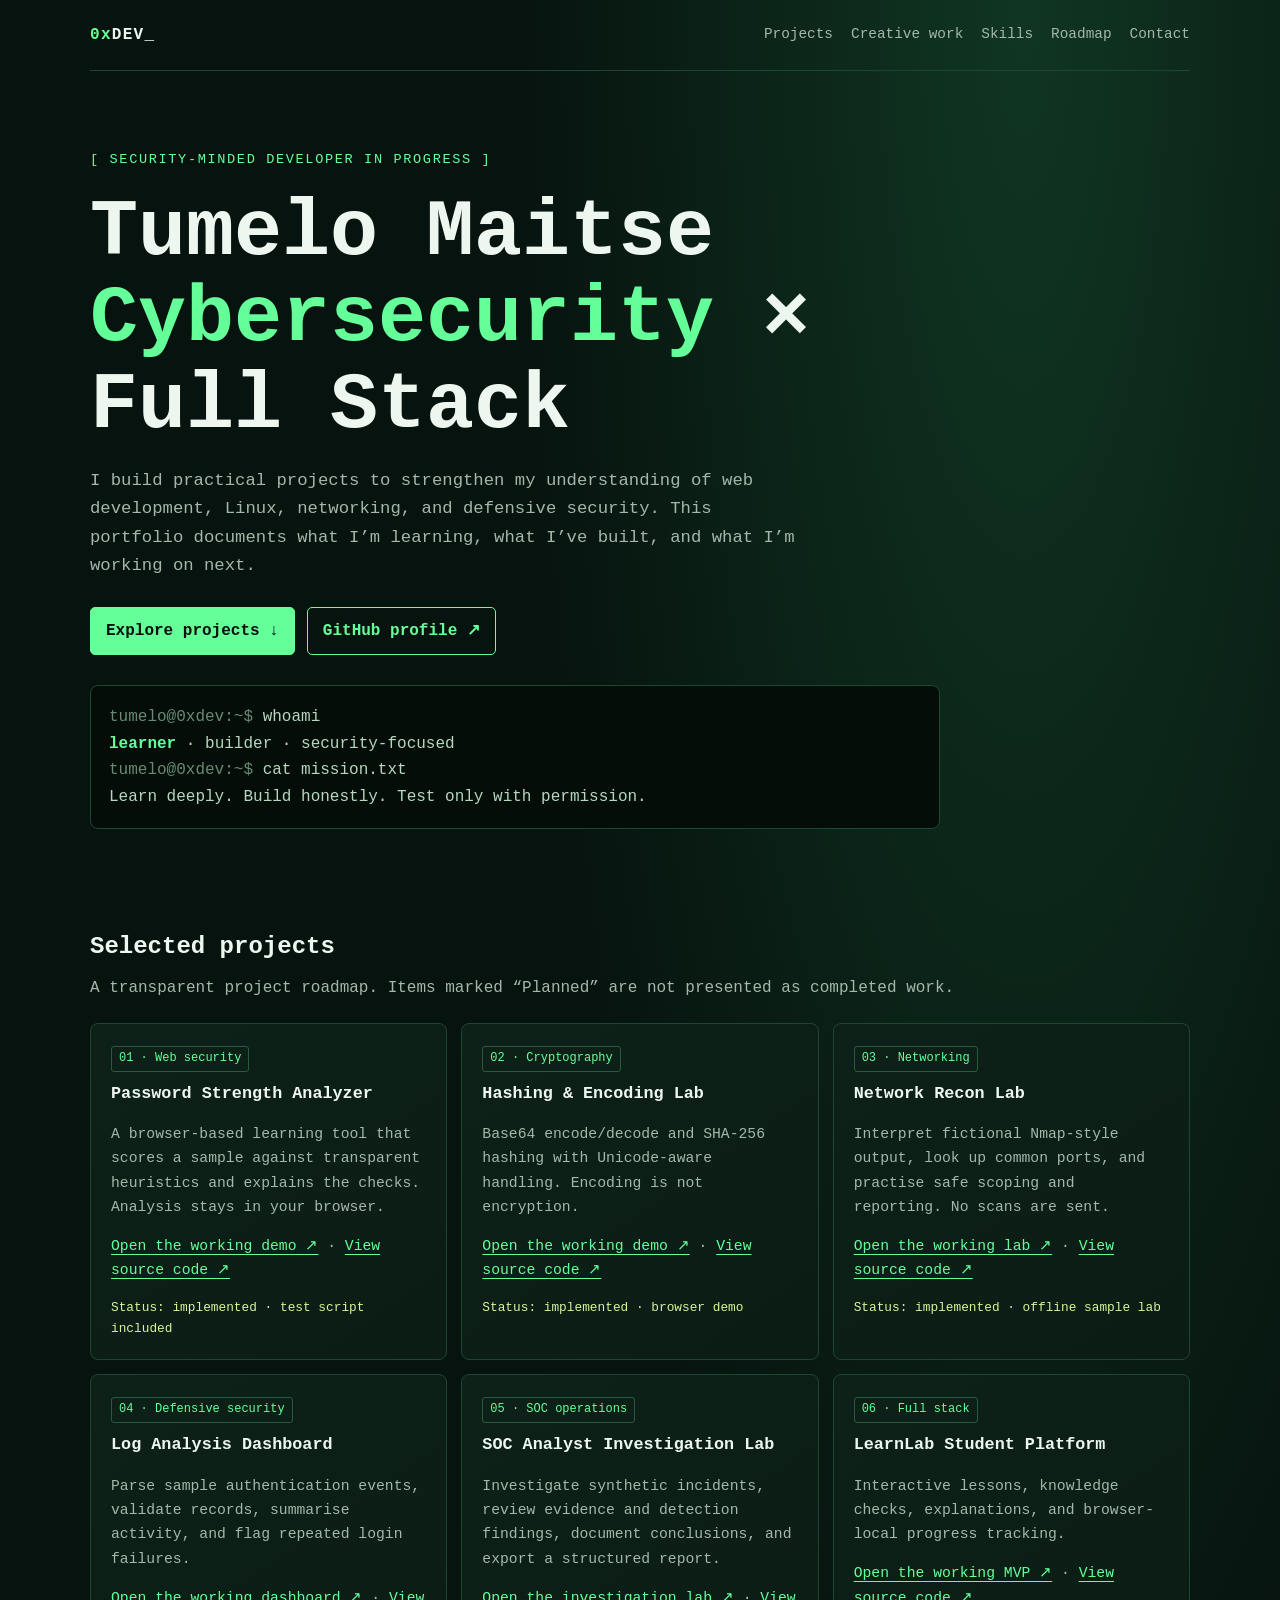
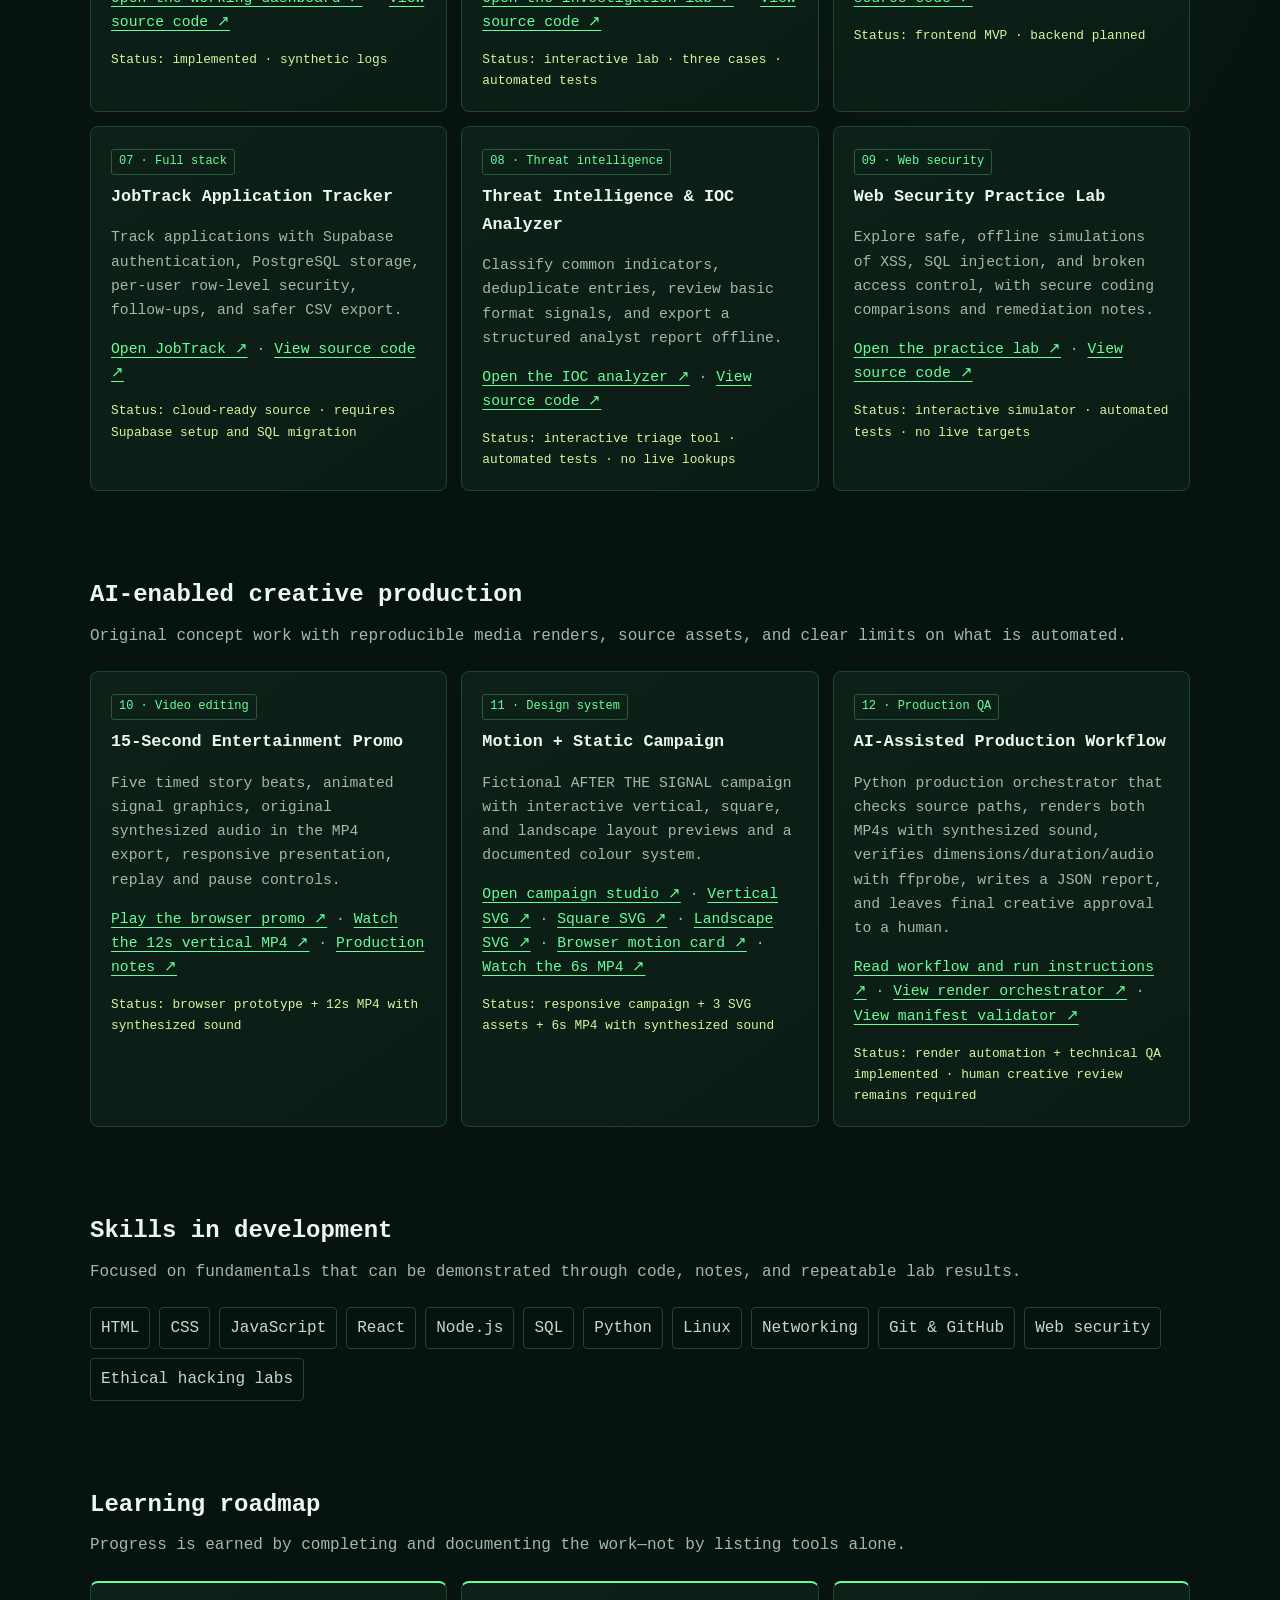
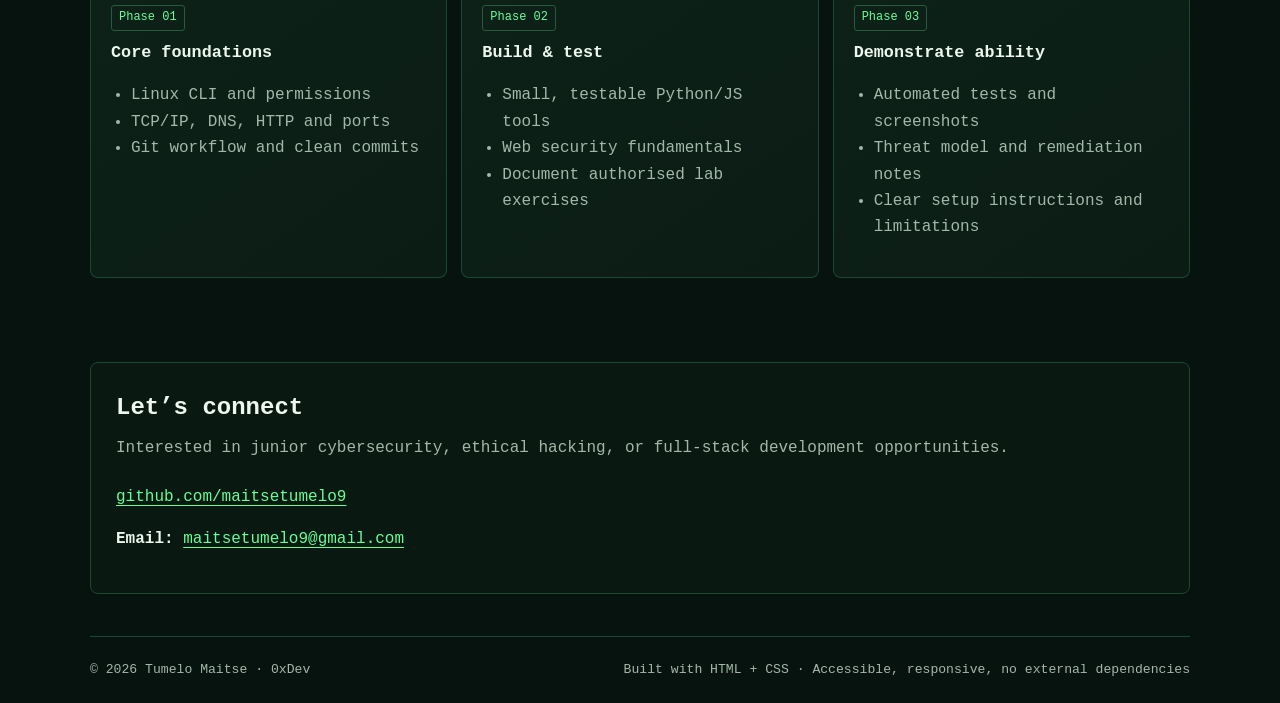
<file: index.html>
<!doctype html>
<html lang="en">
<head>
  <meta charset="utf-8">
  <meta name="viewport" content="width=device-width, initial-scale=1">
  <meta name="theme-color" content="#07130f">
  <meta name="description" content="Tumelo Maitse's cybersecurity and full-stack development portfolio: learning projects, security tooling, and a practical skills roadmap.">
  <title>0xDev | Tumelo Maitse — Cybersecurity & Full Stack</title>
  <style>
    :root{color-scheme:dark;--bg:#07130f;--panel:#0b1c15;--line:#1c4733;--green:#65ff9a;--muted:#a4b8aa;--text:#edf7ef;--amber:#d8f59c}
    *{box-sizing:border-box}html{scroll-behavior:smooth}body{margin:0;background:radial-gradient(ellipse at 80% 0%,#103622 0,transparent 35%),var(--bg);color:var(--text);font:16px/1.65 ui-monospace,SFMono-Regular,Consolas,monospace}
    a{color:var(--green);text-underline-offset:4px}.skip-link{position:absolute;left:-9999px;top:8px;padding:8px 12px;border-radius:4px;background:var(--green);color:#06110b;font-weight:700;z-index:1000}.skip-link:focus{left:18px}a:focus-visible,button:focus-visible,input:focus-visible{outline:2px solid var(--amber);outline-offset:4px}
    .wrap{width:min(1100px,calc(100% - 36px));margin:auto}.top{display:flex;justify-content:space-between;gap:20px;align-items:center;padding:22px 0;border-bottom:1px solid var(--line)}.brand{font-weight:800;letter-spacing:.08em}.brand span{color:var(--green)}nav{display:flex;flex-wrap:wrap;gap:18px}nav a{text-decoration:none;color:var(--muted);font-size:.9rem}nav a:hover{color:var(--green)}
    .hero{padding:78px 0 56px;max-width:850px}.eyebrow{color:var(--green);font-size:.85rem;letter-spacing:.12em;text-transform:uppercase}.hero h1{font-size:clamp(2.3rem,7vw,5rem);line-height:1.08;margin:18px 0}.hero h1 span{color:var(--green)}.hero p{max-width:720px;color:var(--muted);font-size:1.08rem}.actions{display:flex;gap:12px;flex-wrap:wrap;margin-top:26px}.btn{display:inline-block;border:1px solid var(--green);padding:10px 15px;border-radius:5px;text-decoration:none;font-weight:700}.btn.primary{background:var(--green);color:#06110b}.terminal{margin-top:30px;border:1px solid var(--line);background:#050d09;border-radius:8px;padding:18px;overflow:auto;color:#b5d8bf}.terminal strong{color:var(--green)}.terminal .dim{color:#668b73}
    section{padding:42px 0}h2{font-size:1.5rem;margin:0 0 8px} .sub{color:var(--muted);margin:0 0 22px}.grid{display:grid;grid-template-columns:repeat(3,minmax(0,1fr));gap:14px}.card{border:1px solid var(--line);background:linear-gradient(145deg,#0d2118,var(--panel));padding:20px;border-radius:8px;min-width:0}.card h3{margin:8px 0;font-size:1.05rem}.card p{color:var(--muted);font-size:.92rem}.tag{display:inline-block;border:1px solid #285a3e;border-radius:3px;padding:2px 7px;color:var(--green);font-size:.75rem}.status{color:var(--amber);font-size:.8rem}.skills{display:flex;flex-wrap:wrap;gap:9px}.skills span{padding:7px 10px;border:1px solid var(--line);border-radius:4px;color:#c5d9cb}.roadmap{display:grid;grid-template-columns:repeat(3,minmax(0,1fr));gap:14px}.roadmap .card{border-top:2px solid var(--green)}.roadmap ul{padding-left:20px;color:var(--muted)}.contact{border:1px solid var(--line);padding:25px;border-radius:8px;background:#091810}footer{border-top:1px solid var(--line);padding:22px 0;color:var(--muted);font-size:.82rem;display:flex;justify-content:space-between;gap:15px;flex-wrap:wrap}
    @media(max-width:760px){.grid,.roadmap{grid-template-columns:repeat(2,minmax(0,1fr))}.hero{padding-top:54px}}@media(max-width:520px){.grid,.roadmap{grid-template-columns:1fr}.top{align-items:flex-start;flex-direction:column}.hero{padding-top:40px}}
    @media(prefers-reduced-motion:reduce){html{scroll-behavior:auto}}
  </style>
</head>
<body>
  <a class="skip-link" href="#main-content">Skip to content</a>
  <div class="wrap">
    <header class="top">
      <a class="brand" href="#home" aria-label="0xDev home" style="color:var(--text);text-decoration:none"><span>0x</span>DEV_</a>
      <nav aria-label="Main navigation"><a href="#projects">Projects</a><a href="#creative">Creative work</a><a href="#skills">Skills</a><a href="#roadmap">Roadmap</a><a href="#contact">Contact</a></nav>
    </header>
    <main id="main-content">
      <section class="hero" id="home">
        <div class="eyebrow">[ Security-minded developer in progress ]</div>
        <h1>Tumelo Maitse<br><span>Cybersecurity</span> × Full Stack</h1>
        <p>I build practical projects to strengthen my understanding of web development, Linux, networking, and defensive security. This portfolio documents what I’m learning, what I’ve built, and what I’m working on next.</p>
        <div class="actions"><a class="btn primary" href="#projects">Explore projects ↓</a><a class="btn" href="https://github.com/maitsetumelo9" target="_blank" rel="noopener noreferrer">GitHub profile ↗</a></div>
        <div class="terminal" role="img" aria-label="Terminal-style introduction">
          <div><span class="dim">tumelo@0xdev:~$</span> whoami</div>
          <div><strong>learner</strong> · builder · security-focused</div>
          <div><span class="dim">tumelo@0xdev:~$</span> cat mission.txt</div>
          <div>Learn deeply. Build honestly. Test only with permission.</div>
        </div>
      </section>
      <section id="projects">
        <h2>Selected projects</h2>
        <p class="sub">A transparent project roadmap. Items marked “Planned” are not presented as completed work.</p>
        <div class="grid">
          <article class="card"><span class="tag">01 · Web security</span><h3>Password Strength Analyzer</h3><p>A browser-based learning tool that scores a sample against transparent heuristics and explains the checks. Analysis stays in your browser.</p><p><a href="projects/password-strength-analyzer/index.html">Open the working demo ↗</a> · <a href="https://github.com/maitsetumelo9/tumelo-maitse-Portfolio/tree/main/projects/password-strength-analyzer" target="_blank" rel="noopener noreferrer">View source code ↗</a></p><div class="status">Status: implemented · test script included</div></article>
          <article class="card"><span class="tag">02 · Cryptography</span><h3>Hashing & Encoding Lab</h3><p>Base64 encode/decode and SHA-256 hashing with Unicode-aware handling. Encoding is not encryption.</p><p><a href="projects/hash-encoding-lab/index.html">Open the working demo ↗</a> · <a href="https://github.com/maitsetumelo9/tumelo-maitse-Portfolio/tree/main/projects/hash-encoding-lab" target="_blank" rel="noopener noreferrer">View source code ↗</a></p><div class="status">Status: implemented · browser demo</div></article>
          <article class="card"><span class="tag">03 · Networking</span><h3>Network Recon Lab</h3><p>Interpret fictional Nmap-style output, look up common ports, and practise safe scoping and reporting. No scans are sent.</p><p><a href="projects/network-recon-lab/index.html">Open the working lab ↗</a> · <a href="https://github.com/maitsetumelo9/tumelo-maitse-Portfolio/tree/main/projects/network-recon-lab" target="_blank" rel="noopener noreferrer">View source code ↗</a></p><div class="status">Status: implemented · offline sample lab</div></article>
          <article class="card"><span class="tag">04 · Defensive security</span><h3>Log Analysis Dashboard</h3><p>Parse sample authentication events, validate records, summarise activity, and flag repeated login failures.</p><p><a href="projects/log-analysis-dashboard/index.html">Open the working dashboard ↗</a> · <a href="https://github.com/maitsetumelo9/tumelo-maitse-Portfolio/tree/main/projects/log-analysis-dashboard" target="_blank" rel="noopener noreferrer">View source code ↗</a></p><div class="status">Status: implemented · synthetic logs</div></article>
          <article class="card"><span class="tag">05 · SOC operations</span><h3>SOC Analyst Investigation Lab</h3><p>Investigate synthetic incidents, review evidence and detection findings, document conclusions, and export a structured report.</p><p><a href="projects/soc-analyst-investigation-lab/index.html">Open the investigation lab ↗</a> · <a href="https://github.com/maitsetumelo9/tumelo-maitse-Portfolio/tree/main/projects/soc-analyst-investigation-lab" target="_blank" rel="noopener noreferrer">View source code ↗</a></p><div class="status">Status: interactive lab · three cases · automated tests</div></article>
          <article class="card"><span class="tag">06 · Full stack</span><h3>LearnLab Student Platform</h3><p>Interactive lessons, knowledge checks, explanations, and browser-local progress tracking.</p><p><a href="projects/student-learning-platform/index.html">Open the working MVP ↗</a> · <a href="https://github.com/maitsetumelo9/tumelo-maitse-Portfolio/tree/main/projects/student-learning-platform" target="_blank" rel="noopener noreferrer">View source code ↗</a></p><div class="status">Status: frontend MVP · backend planned</div></article>
          <article class="card"><span class="tag">07 · Full stack</span><h3>JobTrack Application Tracker</h3><p>Track applications with Supabase authentication, PostgreSQL storage, per-user row-level security, follow-ups, and safer CSV export.</p><p><a href="projects/secure-job-tracker/index.html">Open JobTrack ↗</a> · <a href="https://github.com/maitsetumelo9/tumelo-maitse-Portfolio/tree/main/projects/secure-job-tracker" target="_blank" rel="noopener noreferrer">View source code ↗</a></p><div class="status">Status: cloud-ready source · requires Supabase setup and SQL migration</div></article>
          <article class="card"><span class="tag">08 · Threat intelligence</span><h3>Threat Intelligence & IOC Analyzer</h3><p>Classify common indicators, deduplicate entries, review basic format signals, and export a structured analyst report offline.</p><p><a href="projects/threat-intelligence-ioc-analyzer/index.html">Open the IOC analyzer ↗</a> · <a href="https://github.com/maitsetumelo9/tumelo-maitse-Portfolio/tree/main/projects/threat-intelligence-ioc-analyzer" target="_blank" rel="noopener noreferrer">View source code ↗</a></p><div class="status">Status: interactive triage tool · automated tests · no live lookups</div></article>
          <article class="card"><span class="tag">09 · Web security</span><h3>Web Security Practice Lab</h3><p>Explore safe, offline simulations of XSS, SQL injection, and broken access control, with secure coding comparisons and remediation notes.</p><p><a href="projects/web-security-practice-lab/index.html">Open the practice lab ↗</a> · <a href="https://github.com/maitsetumelo9/tumelo-maitse-Portfolio/tree/main/projects/web-security-practice-lab" target="_blank" rel="noopener noreferrer">View source code ↗</a></p><div class="status">Status: interactive simulator · automated tests · no live targets</div></article>
        </div>
      </section>
      <section id="creative">
        <h2>AI-enabled creative production</h2>
        <p class="sub">Original concept work with reproducible media renders, source assets, and clear limits on what is automated.</p>
        <div class="grid">
          <article class="card"><span class="tag">10 · Video editing</span><h3>15-Second Entertainment Promo</h3><p>Five timed story beats, animated signal graphics, original synthesized audio in the MP4 export, responsive presentation, replay and pause controls.</p><p><a href="projects/entertainment-supercut/index.html">Play the browser promo ↗</a> · <a href="projects/entertainment-supercut/after-the-signal-teaser.mp4">Watch the 12s vertical MP4 ↗</a> · <a href="projects/entertainment-supercut/README.md">Production notes ↗</a></p><div class="status">Status: browser prototype + 12s MP4 with synthesized sound</div></article>
          <article class="card"><span class="tag">11 · Design system</span><h3>Motion + Static Campaign</h3><p>Fictional AFTER THE SIGNAL campaign with interactive vertical, square, and landscape layout previews and a documented colour system.</p><p><a href="projects/campaign-motion-static/index.html">Open campaign studio ↗</a> · <a href="projects/campaign-motion-static/poster-vertical.svg">Vertical SVG ↗</a> · <a href="projects/campaign-motion-static/poster-square.svg">Square SVG ↗</a> · <a href="projects/campaign-motion-static/poster-landscape.svg">Landscape SVG ↗</a> · <a href="projects/campaign-motion-static/motion-title-card.html">Browser motion card ↗</a> · <a href="projects/campaign-motion-static/campaign-motion-card.mp4">Watch the 6s MP4 ↗</a></p><div class="status">Status: responsive campaign + 3 SVG assets + 6s MP4 with synthesized sound</div></article>
          <article class="card"><span class="tag">12 · Production QA</span><h3>AI-Assisted Production Workflow</h3><p>Python production orchestrator that checks source paths, renders both MP4s with synthesized sound, verifies dimensions/duration/audio with ffprobe, writes a JSON report, and leaves final creative approval to a human.</p><p><a href="projects/ai-assisted-production-workflow/README.md">Read workflow and run instructions ↗</a> · <a href="projects/ai-assisted-production-workflow/run_production.py">View render orchestrator ↗</a> · <a href="projects/ai-assisted-production-workflow/validate_manifest.py">View manifest validator ↗</a></p><div class="status">Status: render automation + technical QA implemented · human creative review remains required</div></article>
        </div>
      </section>
      <section id="skills">
        <h2>Skills in development</h2>
        <p class="sub">Focused on fundamentals that can be demonstrated through code, notes, and repeatable lab results.</p>
        <div class="skills"><span>HTML</span><span>CSS</span><span>JavaScript</span><span>React</span><span>Node.js</span><span>SQL</span><span>Python</span><span>Linux</span><span>Networking</span><span>Git & GitHub</span><span>Web security</span><span>Ethical hacking labs</span></div>
      </section>
      <section id="roadmap">
        <h2>Learning roadmap</h2>
        <p class="sub">Progress is earned by completing and documenting the work—not by listing tools alone.</p>
        <div class="roadmap">
          <article class="card"><span class="tag">Phase 01</span><h3>Core foundations</h3><ul><li>Linux CLI and permissions</li><li>TCP/IP, DNS, HTTP and ports</li><li>Git workflow and clean commits</li></ul></article>
          <article class="card"><span class="tag">Phase 02</span><h3>Build & test</h3><ul><li>Small, testable Python/JS tools</li><li>Web security fundamentals</li><li>Document authorised lab exercises</li></ul></article>
          <article class="card"><span class="tag">Phase 03</span><h3>Demonstrate ability</h3><ul><li>Automated tests and screenshots</li><li>Threat model and remediation notes</li><li>Clear setup instructions and limitations</li></ul></article>
        </div>
      </section>
      <section id="contact">
        <div class="contact"><h2>Let’s connect</h2><p class="sub">Interested in junior cybersecurity, ethical hacking, or full-stack development opportunities.</p><a href="https://github.com/maitsetumelo9" target="_blank" rel="noopener noreferrer">github.com/maitsetumelo9</a><p><strong>Email:</strong> <a href="mailto:maitsetumelo9@gmail.com">maitsetumelo9@gmail.com</a></p></div>
      </section>
    </main>
    <footer><span>© <span id="year">2026</span> Tumelo Maitse · 0xDev</span><span>Built with HTML + CSS · Accessible, responsive, no external dependencies</span></footer>
  </div>
</body>
</html>
</file>
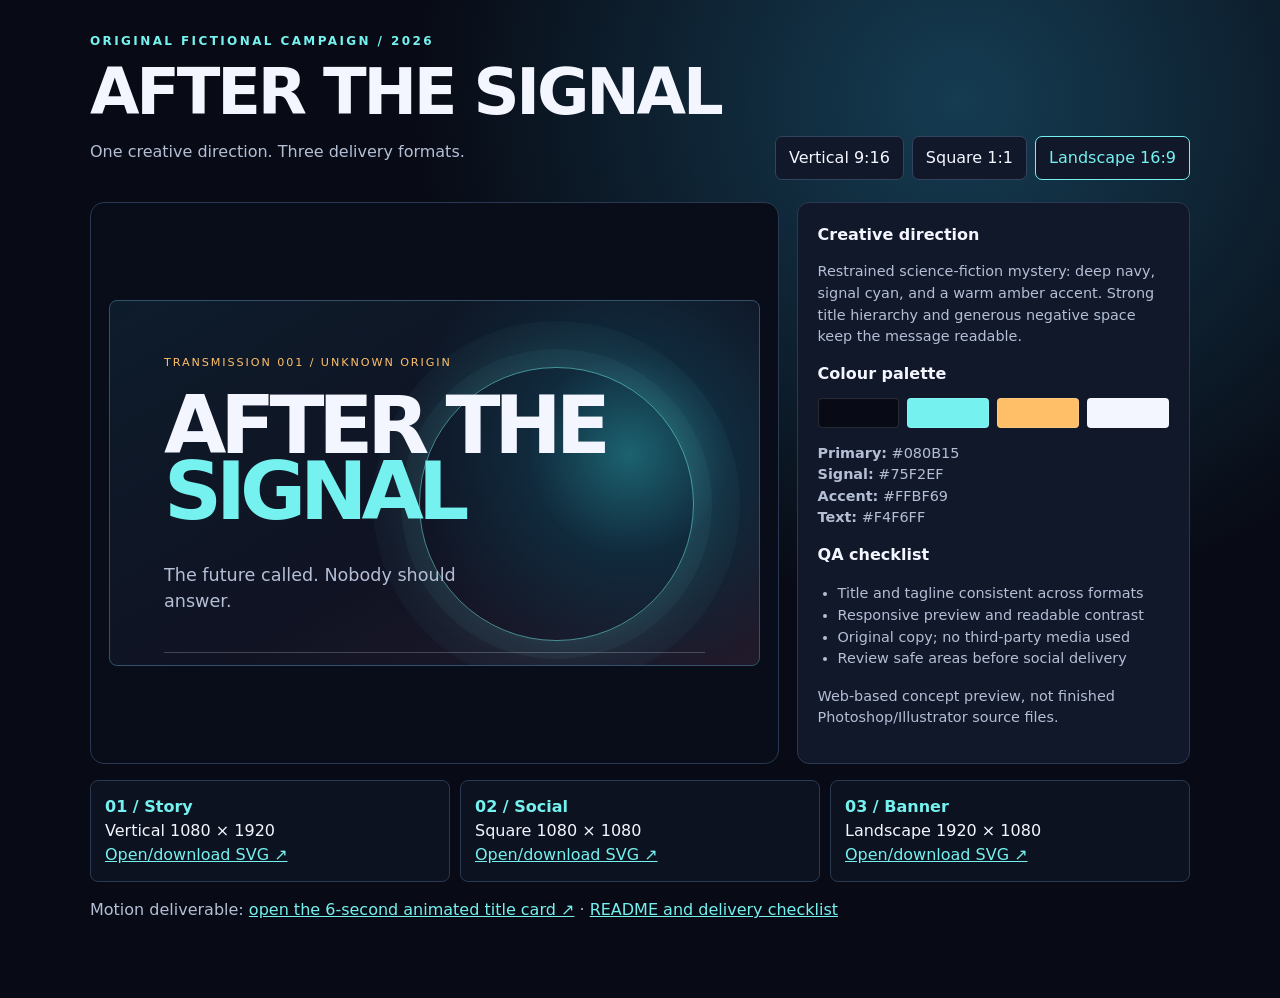
<file: projects/campaign-motion-static/index.html>
<!doctype html><html lang="en"><head><meta charset="utf-8"><meta name="viewport" content="width=device-width,initial-scale=1"><meta name="description" content="Responsive multi-format creative campaign concept for fictional sci-fi mystery AFTER THE SIGNAL."><title>AFTER THE SIGNAL — Campaign Studio</title><style>
:root{color-scheme:dark;--bg:#080b15;--panel:#11182a;--cyan:#75f2ef;--amber:#ffbf69;--ink:#f4f6ff;--muted:#b4bfd6}*{box-sizing:border-box}body{margin:0;background:radial-gradient(ellipse at 75% 10%,#153c52 0,transparent 40%),var(--bg);color:var(--ink);font:16px/1.5 system-ui,sans-serif}.wrap{width:min(1100px,calc(100% - 32px));margin:auto;padding:32px 0 60px}.eyebrow{letter-spacing:.2em;text-transform:uppercase;color:var(--cyan);font-size:.75rem;font-weight:700}.head{display:flex;justify-content:space-between;align-items:end;gap:20px;flex-wrap:wrap;margin-bottom:22px}h1{font-size:clamp(2rem,5vw,4rem);line-height:1;letter-spacing:-.05em;margin:10px 0}.muted{color:var(--muted)}.controls{display:flex;gap:8px;flex-wrap:wrap}button{font:inherit;color:var(--ink);background:var(--panel);border:1px solid #33445c;border-radius:7px;padding:9px 13px;cursor:pointer}button[aria-pressed=true],button:hover{border-color:var(--cyan);color:var(--cyan)}.layout{display:grid;grid-template-columns:minmax(0,1.4fr) minmax(240px,.8fr);gap:18px}.preview-wrap{border:1px solid #293951;border-radius:14px;background:#080d19;padding:18px;display:grid;place-items:center;min-height:460px}.art{width:100%;max-width:720px;aspect-ratio:16/9;display:flex;flex-direction:column;justify-content:space-between;gap:20px;padding:clamp(18px,5vw,54px);border:1px solid #31526a;border-radius:8px;background:radial-gradient(circle at 80% 42%,#1c6270 0,#102a3c 18%,transparent 40%),linear-gradient(150deg,#0d1c2b,#101323 55%,#211a2b);position:relative;overflow:hidden;transition:aspect-ratio .25s,width .25s}.art:before{content:"";position:absolute;width:42%;aspect-ratio:1;border:1px solid #75f2ef88;border-radius:50%;right:10%;top:18%;box-shadow:0 0 0 18px #75f2ef0a,0 0 0 46px #75f2ef08,0 0 60px #75f2ef24}.art>*{position:relative}.signal{font-size:.7rem;letter-spacing:.17em;color:var(--amber);text-transform:uppercase}.title{font-size:clamp(2.1rem,6.3vw,5.4rem);line-height:.82;letter-spacing:-.075em;text-transform:uppercase;margin:0;font-weight:900}.title span{display:block;color:var(--cyan)}.tagline{max-width:320px;color:var(--muted);font-size:clamp(.8rem,1.6vw,1.1rem)}.foot{display:flex;justify-content:space-between;gap:10px;flex-wrap:wrap;border-top:1px solid #ffffff35;padding-top:12px;text-transform:uppercase;font-size:.62rem;letter-spacing:.1em}.square .art{aspect-ratio:1/1;max-width:480px}.vertical .art{aspect-ratio:9/16;max-width:360px}.horizontal .art{aspect-ratio:16/9}.panel{border:1px solid #293951;background:var(--panel);border-radius:12px;padding:20px}.panel h2{font-size:1rem;margin:0 0 10px}.panel p,.panel li{font-size:.9rem;color:var(--muted)}.palette{display:flex;gap:8px;margin:12px 0}.swatch{height:30px;flex:1;border-radius:4px;border:1px solid #ffffff20}.swatch:nth-child(1){background:#080b15}.swatch:nth-child(2){background:#75f2ef}.swatch:nth-child(3){background:#ffbf69}.swatch:nth-child(4){background:#f4f6ff}.check{padding-left:20px}.formats{display:grid;grid-template-columns:repeat(3,1fr);gap:10px;margin-top:16px}.format{border:1px solid #293951;background:#0c1220;border-radius:8px;padding:14px}.format b{display:block;color:var(--cyan)}.notice{font-size:.85rem;color:var(--amber)}@media(max-width:760px){.layout{grid-template-columns:1fr}.preview-wrap{min-height:400px}.formats{grid-template-columns:1fr}.vertical .art{max-width:270px}}@media(prefers-reduced-motion:reduce){.art{transition:none}}
</style></head><body><main class="wrap"><header class="head"><div><div class="eyebrow">Original fictional campaign / 2026</div><h1>AFTER THE SIGNAL</h1><p class="muted">One creative direction. Three delivery formats.</p></div><div class="controls" role="group" aria-label="Choose preview format"><button data-format="vertical" aria-pressed="false">Vertical 9:16</button><button data-format="square" aria-pressed="false">Square 1:1</button><button data-format="horizontal" aria-pressed="true">Landscape 16:9</button></div></header>
<div class="layout"><section class="preview-wrap horizontal" id="preview" aria-label="Campaign artwork preview"><div class="art"><div class="signal">Transmission 001 / Unknown origin</div><h2 class="title">After the <span>Signal</span></h2><p class="tagline">The future called. Nobody should answer.</p><div class="foot"><span>A mystery in time</span><span>Fictional concept</span></div></div></section><aside class="panel"><h2>Creative direction</h2><p>Restrained science-fiction mystery: deep navy, signal cyan, and a warm amber accent. Strong title hierarchy and generous negative space keep the message readable.</p><h2>Colour palette</h2><div class="palette" aria-label="Palette swatches"><span class="swatch"></span><span class="swatch"></span><span class="swatch"></span><span class="swatch"></span></div><p><b>Primary:</b> #080B15<br><b>Signal:</b> #75F2EF<br><b>Accent:</b> #FFBF69<br><b>Text:</b> #F4F6FF</p><h2>QA checklist</h2><ul class="check"><li>Title and tagline consistent across formats</li><li>Responsive preview and readable contrast</li><li>Original copy; no third-party media used</li><li>Review safe areas before social delivery</li></ul><p class="notice">Web-based concept preview, not finished Photoshop/Illustrator source files.</p></aside></div>
<section class="formats"><div class="format"><b>01 / Story</b>Vertical 1080 × 1920<br><a href="poster-vertical.svg" download style="color:var(--cyan)">Open/download SVG ↗</a></div><div class="format"><b>02 / Social</b>Square 1080 × 1080<br><a href="poster-square.svg" download style="color:var(--cyan)">Open/download SVG ↗</a></div><div class="format"><b>03 / Banner</b>Landscape 1920 × 1080<br><a href="poster-landscape.svg" download style="color:var(--cyan)">Open/download SVG ↗</a></div></section><p class="muted">Motion deliverable: <a href="motion-title-card.html" style="color:var(--cyan)">open the 6-second animated title card ↗</a> · <a href="README.md" style="color:var(--cyan)">README and delivery checklist</a></p></main><script>const preview=document.getElementById('preview');document.querySelectorAll('[data-format]').forEach(button=>button.addEventListener('click',()=>{const format=button.dataset.format;preview.className='preview-wrap '+format;document.querySelectorAll('[data-format]').forEach(b=>b.setAttribute('aria-pressed',String(b===button)));}));</script></body></html>
</file>
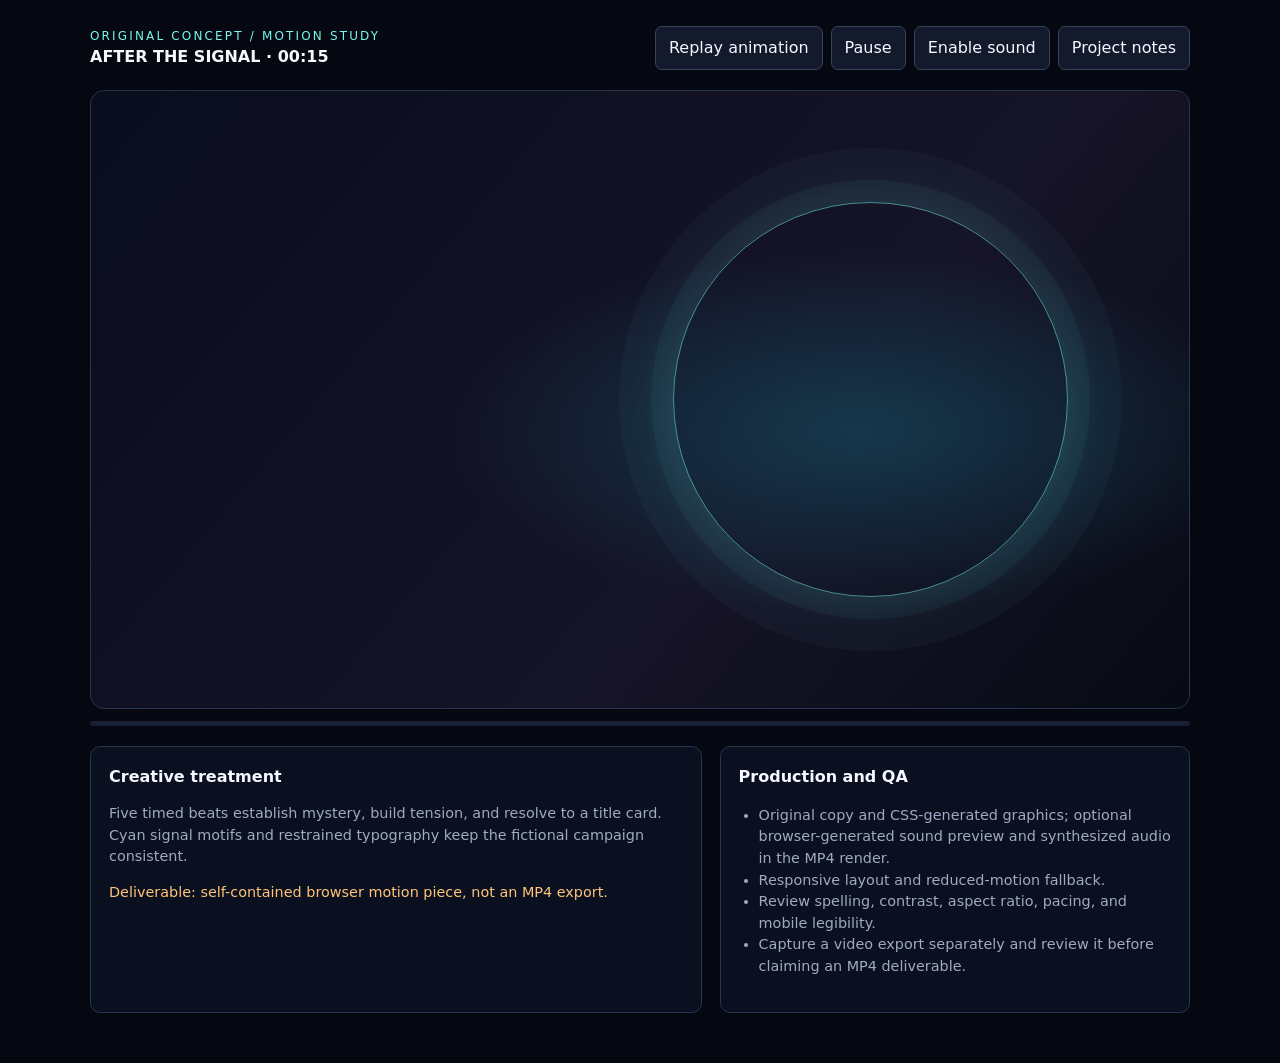
<file: projects/entertainment-supercut/index.html>
<!doctype html><html lang="en"><head><meta charset="utf-8"><meta name="viewport" content="width=device-width,initial-scale=1"><meta name="description" content="Self-contained animated fictional sci-fi promo concept."><title>AFTER THE SIGNAL — 15s Promo</title><style>
:root{color-scheme:dark;--cyan:#78f7ef;--amber:#ffc477;--white:#f6f7ff;--muted:#9eaac1}*{box-sizing:border-box}body{margin:0;background:#050711;color:var(--white);font:16px/1.5 system-ui,sans-serif}.wrap{width:min(1100px,calc(100% - 32px));margin:auto;padding:26px 0 50px}.top{display:flex;justify-content:space-between;gap:14px;flex-wrap:wrap;align-items:center;margin-bottom:20px}.tag{font-size:.75rem;letter-spacing:.18em;text-transform:uppercase;color:var(--cyan)}.controls{display:flex;gap:8px;flex-wrap:wrap}button,a.button{font:inherit;color:var(--white);background:#121a2b;border:1px solid #35435d;border-radius:7px;padding:9px 13px;text-decoration:none;cursor:pointer}.stage{position:relative;aspect-ratio:16/9;overflow:hidden;border:1px solid #26364f;border-radius:14px;background:radial-gradient(ellipse at 70% 55%,#15384c 0,transparent 38%),linear-gradient(130deg,#090d1d,#161427 62%,#070a14);isolation:isolate}.orb{position:absolute;width:36%;aspect-ratio:1;border:1px solid #78f7ef8a;border-radius:50%;right:11%;top:18%;box-shadow:0 0 0 22px #78f7ef0b,0 0 0 54px #78f7ef08,0 0 55px #78f7ef1c;animation:orbit 15s linear infinite}.scan{position:absolute;inset:-100% 0 auto;height:30%;background:linear-gradient(transparent,#78f7ef12,transparent);animation:scan 5s linear infinite}.scene{position:absolute;inset:0;padding:clamp(20px,5vw,62px);display:flex;flex-direction:column;justify-content:space-between;opacity:0;animation:scene 15s linear infinite}.scene:nth-of-type(3){animation-delay:0s}.scene:nth-of-type(4){animation-delay:3s}.scene:nth-of-type(5){animation-delay:6s}.scene:nth-of-type(6){animation-delay:9s}.scene:nth-of-type(7){animation-delay:12s}.kicker{font-size:clamp(.6rem,1.2vw,.85rem);letter-spacing:.2em;color:var(--cyan);text-transform:uppercase}.headline{font-size:clamp(2rem,7vw,6.5rem);line-height:.87;letter-spacing:-.07em;text-transform:uppercase;font-weight:900;max-width:850px;margin:0}.headline span{color:var(--cyan);display:block}.copy{color:var(--muted);max-width:420px;font-size:clamp(.8rem,1.7vw,1.15rem)}.end-title{font-size:clamp(2.2rem,8vw,7rem);line-height:.82;letter-spacing:-.07em;text-transform:uppercase;margin:0}.end-title span{display:block;color:var(--cyan)}.bottom{display:flex;justify-content:space-between;gap:12px;align-items:end;text-transform:uppercase;letter-spacing:.12em;font-size:.7rem;color:var(--muted)}.timeline{height:5px;background:#172035;margin-top:12px;border-radius:99px;overflow:hidden}.progress{height:100%;width:0;background:var(--cyan);animation:progress 15s linear infinite}.notes{display:grid;grid-template-columns:1.3fr 1fr;gap:18px;margin-top:20px}.panel{border:1px solid #26364f;background:#0b1020;border-radius:10px;padding:18px}.panel h2{font-size:1rem;margin:0 0 8px}.panel p,.panel li{font-size:.9rem;color:var(--muted)}.panel ul{padding-left:20px}.status{color:var(--amber)!important}@keyframes scene{0%{opacity:1;transform:translateY(0)}18%{opacity:1;transform:translateY(0)}20%,100%{opacity:0;transform:translateY(-4px)}}@keyframes progress{to{width:100%}}@keyframes scan{to{transform:translateY(500%)}}@keyframes orbit{to{transform:rotate(360deg)}}@media(max-width:650px){.stage{aspect-ratio:9/12}.scene{padding:22px}.orb{width:58%;right:-8%;top:30%}.notes{grid-template-columns:1fr}.bottom{font-size:.6rem}}@media(prefers-reduced-motion:reduce){.orb,.scan,.scene,.progress{animation:none}.scene:nth-of-type(3){opacity:1}}
</style></head><body><main class="wrap"><div class="top"><div><div class="tag">Original concept / motion study</div><strong>AFTER THE SIGNAL · 00:15</strong></div><div class="controls"><button id="replay" type="button">Replay animation</button><button id="pause" type="button" aria-pressed="false">Pause</button><button id="sound" type="button" aria-pressed="false">Enable sound</button><a class="button" href="README.md">Project notes</a></div></div>
<section class="stage" id="stage" aria-label="Animated fictional science-fiction promo"><div class="orb"></div><div class="scan"></div>
<div class="scene"><div class="kicker">Transmission 001 / unknown origin</div><h1 class="headline">Something <span>changed.</span></h1><div class="bottom"><span>Incoming signal detected</span><span>01 / 05</span></div></div>
<div class="scene"><div class="kicker">11:59 PM / one minute to midnight</div><h2 class="headline">The city <span>went quiet.</span></h2><p class="copy">Every screen showed the same message. No sender. No explanation.</p><div class="bottom"><span>Signal lost</span><span>02 / 05</span></div></div>
<div class="scene"><div class="kicker">Recovered transmission</div><h2 class="headline">It knew <span>our names.</span></h2><p class="copy">Then a voice came through — from a day that had not happened yet.</p><div class="bottom"><span>Origin: unknown</span><span>03 / 05</span></div></div>
<div class="scene"><div class="kicker">The final packet</div><h2 class="headline">Tomorrow <span>is calling.</span></h2><div class="bottom"><span>Do not answer</span><span>04 / 05</span></div></div>
<div class="scene"><div class="kicker">A fictional series concept</div><h2 class="end-title">After the <span>Signal</span></h2><div class="bottom"><span>The future called. Nobody should answer.</span><span>Concept promo</span></div></div></section><div class="timeline"><div class="progress"></div></div>
<div class="notes"><section class="panel"><h2>Creative treatment</h2><p>Five timed beats establish mystery, build tension, and resolve to a title card. Cyan signal motifs and restrained typography keep the fictional campaign consistent.</p><p class="status">Deliverable: self-contained browser motion piece, not an MP4 export.</p></section><section class="panel"><h2>Production and QA</h2><ul><li>Original copy and CSS-generated graphics; optional browser-generated sound preview and synthesized audio in the MP4 render.</li><li>Responsive layout and reduced-motion fallback.</li><li>Review spelling, contrast, aspect ratio, pacing, and mobile legibility.</li><li>Capture a video export separately and review it before claiming an MP4 deliverable.</li></ul></section></div></main>
<script>
const stage=document.getElementById('stage'),pause=document.getElementById('pause'),sound=document.getElementById('sound');
let audioContext=null,masterGain=null,droneNodes=[],beepTimer=null;
function replay(){stage.querySelectorAll('.scene,.orb,.scan,.progress').forEach(el=>{el.style.animation='none';void el.offsetWidth;el.style.animation='';});}
document.getElementById('replay').addEventListener('click',replay);
pause.addEventListener('click',()=>{const paused=pause.getAttribute('aria-pressed')!=='true';stage.querySelectorAll('*').forEach(el=>el.style.animationPlayState=paused?'paused':'running');pause.setAttribute('aria-pressed',String(paused));pause.textContent=paused?'Resume':'Pause';});
function stopSound(){if(beepTimer)clearInterval(beepTimer);beepTimer=null;droneNodes.forEach(node=>{try{node.stop()}catch(e){}});droneNodes=[];if(masterGain)masterGain.disconnect();masterGain=null;sound.setAttribute('aria-pressed','false');sound.textContent='Enable sound';}
function startSound(){
 const AC=window.AudioContext||window.webkitAudioContext;
 if(!AC){sound.textContent='Sound unavailable';return;}
 audioContext=audioContext||new AC();audioContext.resume();
 masterGain=audioContext.createGain();masterGain.gain.value=0.22;masterGain.connect(audioContext.destination);
 [[55,0.22],[110,0.06]].forEach(([frequency,level])=>{const osc=audioContext.createOscillator(),gain=audioContext.createGain();osc.type='sine';osc.frequency.value=frequency;gain.gain.value=level;osc.connect(gain);gain.connect(masterGain);osc.start();droneNodes.push(osc);});
 const ping=()=>{if(!audioContext||!masterGain)return;const osc=audioContext.createOscillator(),gain=audioContext.createGain();osc.type='sine';osc.frequency.value=880;gain.gain.setValueAtTime(0.0001,audioContext.currentTime);gain.gain.exponentialRampToValueAtTime(0.16,audioContext.currentTime+0.015);gain.gain.exponentialRampToValueAtTime(0.0001,audioContext.currentTime+0.17);osc.connect(gain);gain.connect(masterGain);osc.start();osc.stop(audioContext.currentTime+0.18);};
 ping();beepTimer=setInterval(ping,2300);sound.setAttribute('aria-pressed','true');sound.textContent='Disable sound';
}
sound.addEventListener('click',()=>sound.getAttribute('aria-pressed')==='true'?stopSound():startSound());
</script></body></html>
</file>
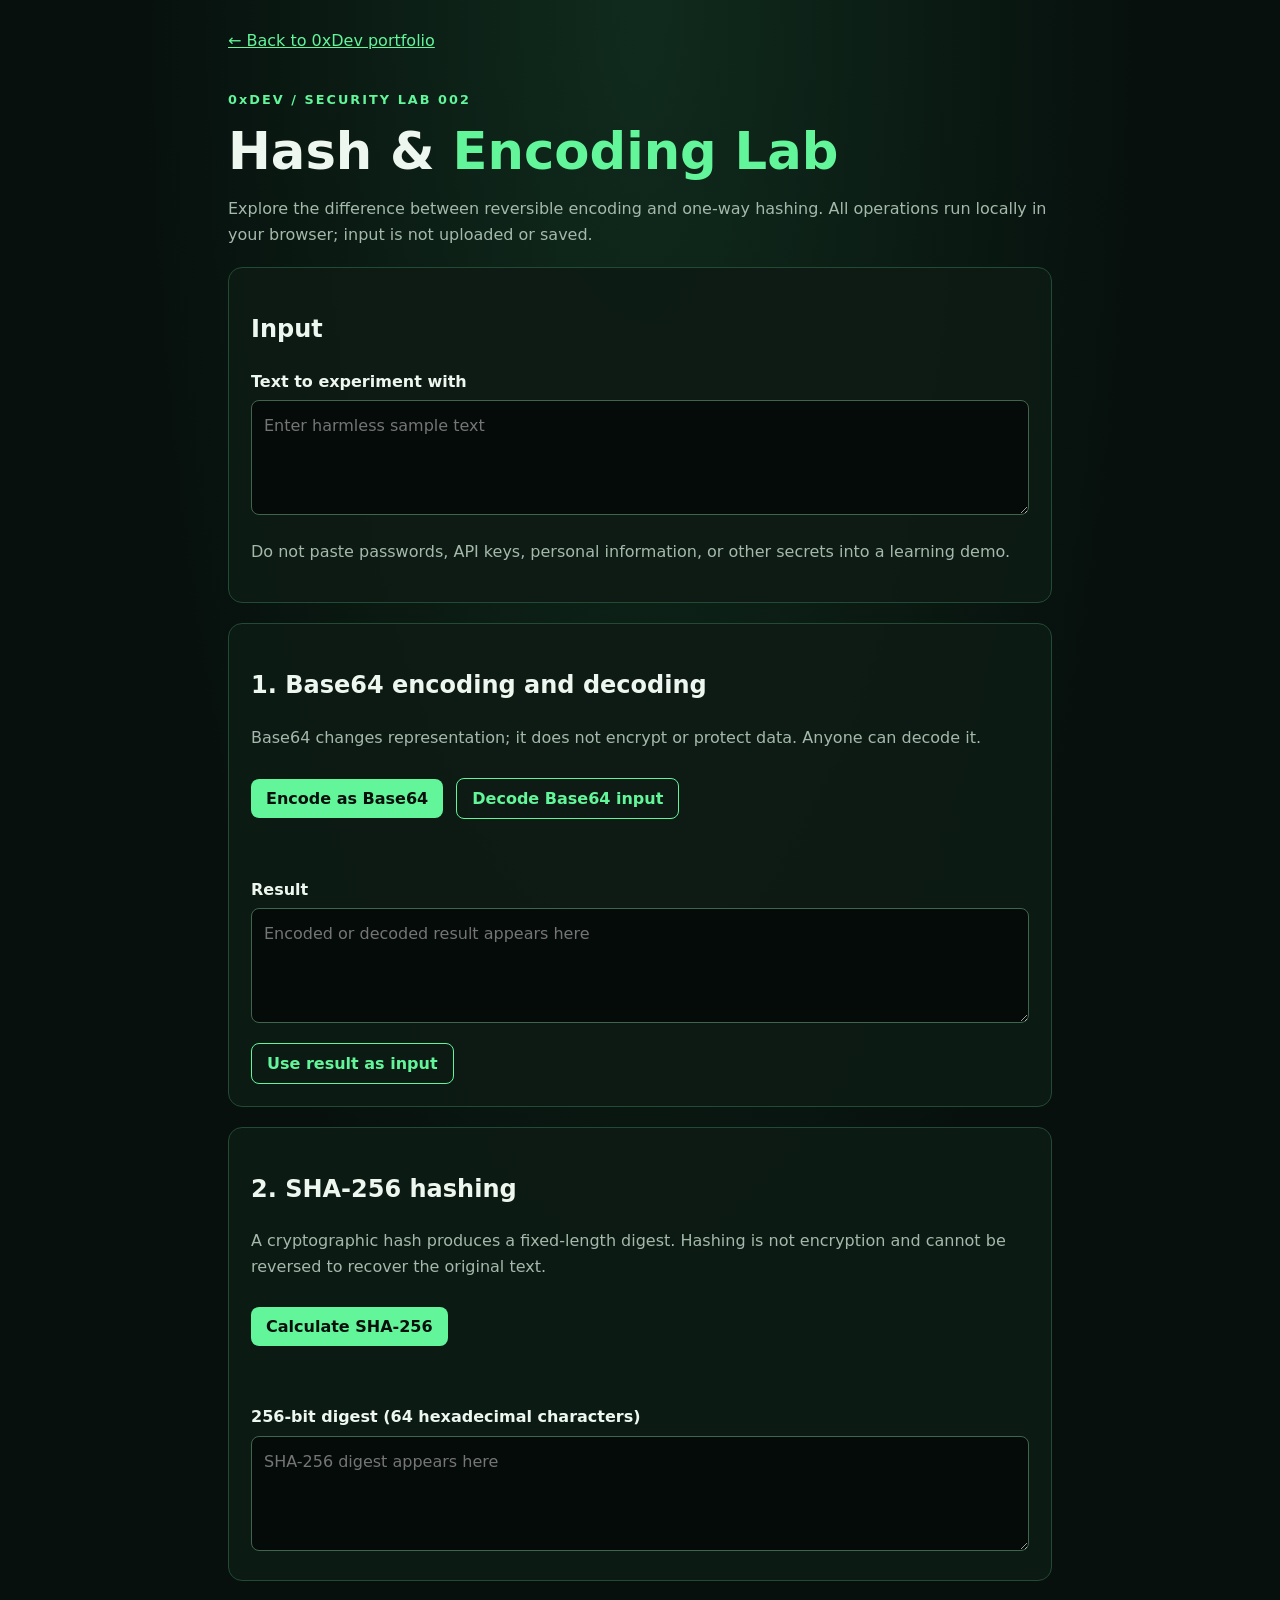
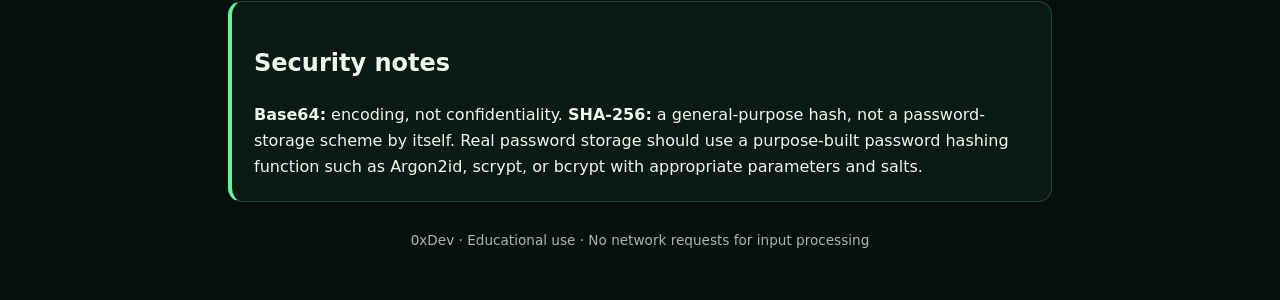
<file: projects/hash-encoding-lab/index.html>
<!doctype html>
<html lang="en">
<head>
  <meta charset="utf-8">
  <meta name="viewport" content="width=device-width, initial-scale=1">
  <meta name="description" content="A local browser lab demonstrating Base64 encoding, decoding, and SHA-256 hashing with clear security explanations.">
  <title>Hash &amp; Encoding Lab | 0xDev</title>
  <style>
    :root{color-scheme:dark;--bg:#07100d;--panel:#0d1b15;--line:#234a35;--green:#62f59a;--muted:#a4b9ab;--text:#edf7ef;--red:#ff7777}
    *{box-sizing:border-box}body{margin:0;background:radial-gradient(ellipse at top,#102b1d 0%,var(--bg) 55%);color:var(--text);font:16px/1.6 system-ui,-apple-system,Segoe UI,sans-serif}
    main{max-width:860px;margin:auto;padding:28px 18px 48px}.back{color:var(--green)}.eyebrow{margin-top:36px;color:var(--green);font-size:.8rem;letter-spacing:.16em;font-weight:800}h1{font-size:clamp(2rem,7vw,3.2rem);line-height:1.12;margin:.2em 0}h1 span{color:var(--green)}.muted{color:var(--muted)}.panel,.notice{border:1px solid var(--line);background:rgba(13,27,21,.94);border-radius:14px;padding:22px;margin-top:20px}label{display:block;font-weight:700;margin:12px 0 6px}textarea,select{width:100%;background:#050b08;border:1px solid #41644e;border-radius:8px;color:var(--text);padding:12px;font:inherit}textarea{min-height:115px;resize:vertical}button{background:var(--green);color:#07100d;border:0;border-radius:8px;padding:10px 15px;font:700 1rem system-ui;cursor:pointer;margin:12px 8px 0 0}button.secondary{background:transparent;color:var(--green);border:1px solid var(--green)}button:focus-visible,a:focus-visible,textarea:focus-visible,select:focus-visible{outline:3px solid var(--green);outline-offset:3px}.output{white-space:pre-wrap;overflow-wrap:anywhere;min-height:48px;background:#050b08;border:1px solid #234a35;border-radius:8px;padding:12px;margin:8px 0 0}.status{min-height:1.6em;color:var(--green)}.error{color:var(--red)}.notice{border-left:4px solid var(--green)}.notice p{margin-bottom:0}footer{text-align:center;color:var(--muted);font-size:.85rem;margin-top:28px}@media(max-width:480px){main{padding:20px 13px 36px}.panel,.notice{padding:16px}}@media(prefers-reduced-motion:reduce){*,*::before,*::after{scroll-behavior:auto!important;transition:none!important}}
  </style>
</head>
<body>
<main>
  <a class="back" href="../../index.html">← Back to 0xDev portfolio</a>
  <p class="eyebrow">0xDEV / SECURITY LAB 002</p>
  <h1>Hash &amp; <span>Encoding Lab</span></h1>
  <p class="muted">Explore the difference between reversible encoding and one-way hashing. All operations run locally in your browser; input is not uploaded or saved.</p>

  <section class="panel" aria-labelledby="input-title">
    <h2 id="input-title">Input</h2>
    <label for="source">Text to experiment with</label>
    <textarea id="source" spellcheck="false" placeholder="Enter harmless sample text"></textarea>
    <p class="muted">Do not paste passwords, API keys, personal information, or other secrets into a learning demo.</p>
  </section>

  <section class="panel" aria-labelledby="base64-title">
    <h2 id="base64-title">1. Base64 encoding and decoding</h2>
    <p class="muted">Base64 changes representation; it does not encrypt or protect data. Anyone can decode it.</p>
    <button id="encode" type="button">Encode as Base64</button>
    <button id="decode" class="secondary" type="button">Decode Base64 input</button>
    <p id="base64-status" class="status" role="status" aria-live="polite"></p>
    <label for="base64-output">Result</label>
    <textarea id="base64-output" readonly aria-describedby="base64-status" placeholder="Encoded or decoded result appears here"></textarea>
    <button id="use-output" class="secondary" type="button">Use result as input</button>
  </section>

  <section class="panel" aria-labelledby="hash-title">
    <h2 id="hash-title">2. SHA-256 hashing</h2>
    <p class="muted">A cryptographic hash produces a fixed-length digest. Hashing is not encryption and cannot be reversed to recover the original text.</p>
    <button id="hash" type="button">Calculate SHA-256</button>
    <p id="hash-status" class="status" role="status" aria-live="polite"></p>
    <label for="hash-output">256-bit digest (64 hexadecimal characters)</label>
    <textarea id="hash-output" readonly spellcheck="false" placeholder="SHA-256 digest appears here"></textarea>
  </section>

  <aside class="notice">
    <h2>Security notes</h2>
    <p><strong>Base64:</strong> encoding, not confidentiality. <strong>SHA-256:</strong> a general-purpose hash, not a password-storage scheme by itself. Real password storage should use a purpose-built password hashing function such as Argon2id, scrypt, or bcrypt with appropriate parameters and salts.</p>
  </aside>
  <footer>0xDev · Educational use · No network requests for input processing</footer>
</main>
<script>
"use strict";
(() => {
  const source = document.querySelector("#source");
  const base64Output = document.querySelector("#base64-output");
  const base64Status = document.querySelector("#base64-status");
  const hashOutput = document.querySelector("#hash-output");
  const hashStatus = document.querySelector("#hash-status");
  const encoder = new TextEncoder();
  const decoder = new TextDecoder("utf-8", { fatal: true });

  function report(element, message, isError = false) {
    element.textContent = message;
    element.classList.toggle("error", isError);
  }

  document.querySelector("#encode").addEventListener("click", () => {
    try {
      const bytes = encoder.encode(source.value);
      let binary = "";
      bytes.forEach(byte => { binary += String.fromCharCode(byte); });
      base64Output.value = btoa(binary);
      report(base64Status, "Encoding complete. This output is not encrypted.");
    } catch {
      report(base64Status, "Could not encode this input.", true);
    }
  });

  document.querySelector("#decode").addEventListener("click", () => {
    try {
      const binary = atob(source.value.trim());
      const bytes = Uint8Array.from(binary, char => char.charCodeAt(0));
      base64Output.value = decoder.decode(bytes);
      report(base64Status, "Decoding complete. Base64 provides no secrecy.");
    } catch {
      base64Output.value = "";
      report(base64Status, "Invalid Base64 or invalid UTF-8 text. Check the input and try again.", true);
    }
  });

  document.querySelector("#use-output").addEventListener("click", () => {
    source.value = base64Output.value;
    source.focus();
    report(base64Status, "Result copied into the input field. No data was sent or saved.");
  });

  document.querySelector("#hash").addEventListener("click", async () => {
    hashOutput.value = "";
    if (!globalThis.crypto || !globalThis.crypto.subtle) {
      report(hashStatus, "Web Crypto is unavailable. Open this page in a browser context that supports crypto.subtle (normally HTTPS or localhost).", true);
      return;
    }
    try {
      const digest = await crypto.subtle.digest("SHA-256", encoder.encode(source.value));
      hashOutput.value = Array.from(new Uint8Array(digest), byte => byte.toString(16).padStart(2, "0")).join("");
      report(hashStatus, "SHA-256 digest calculated locally.");
    } catch {
      report(hashStatus, "Hashing failed in this browser context. Try a modern browser over HTTPS or localhost.", true);
    }
  });
})();
</script>
</body>
</html>
</file>
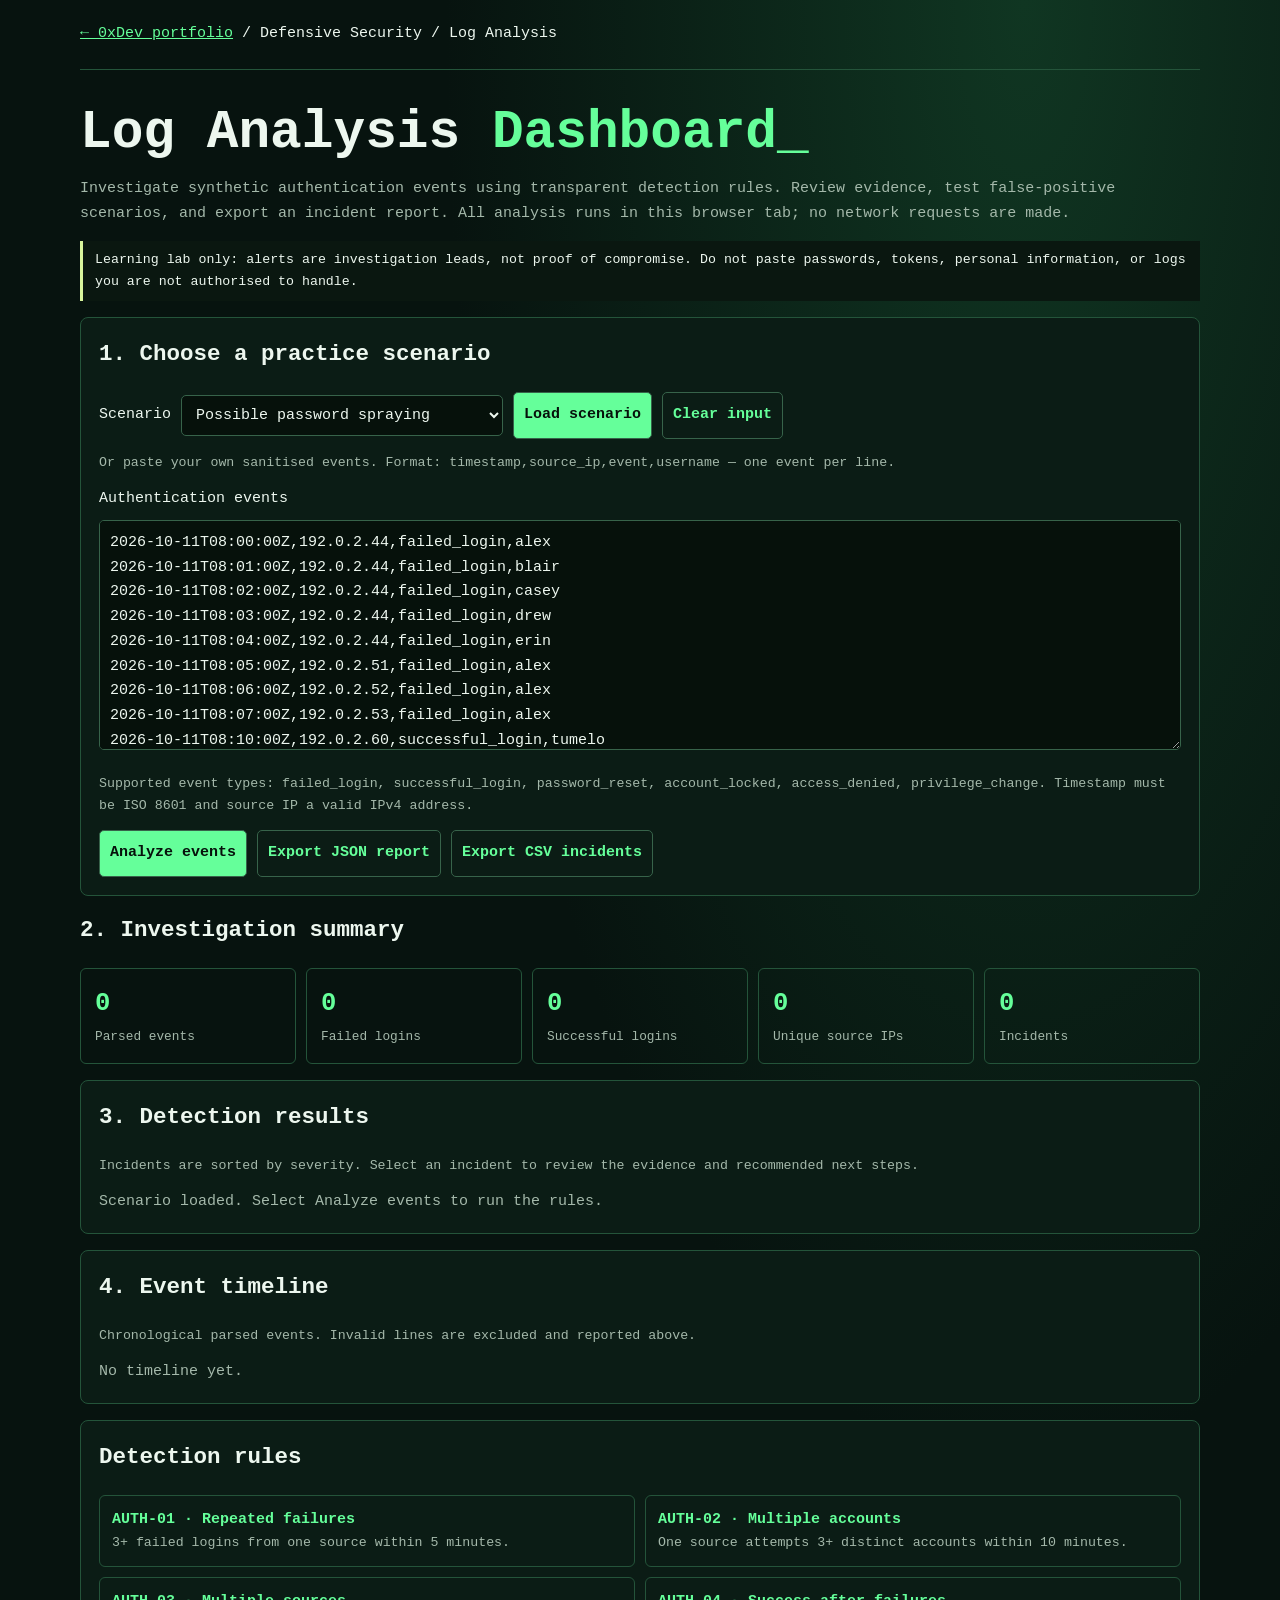
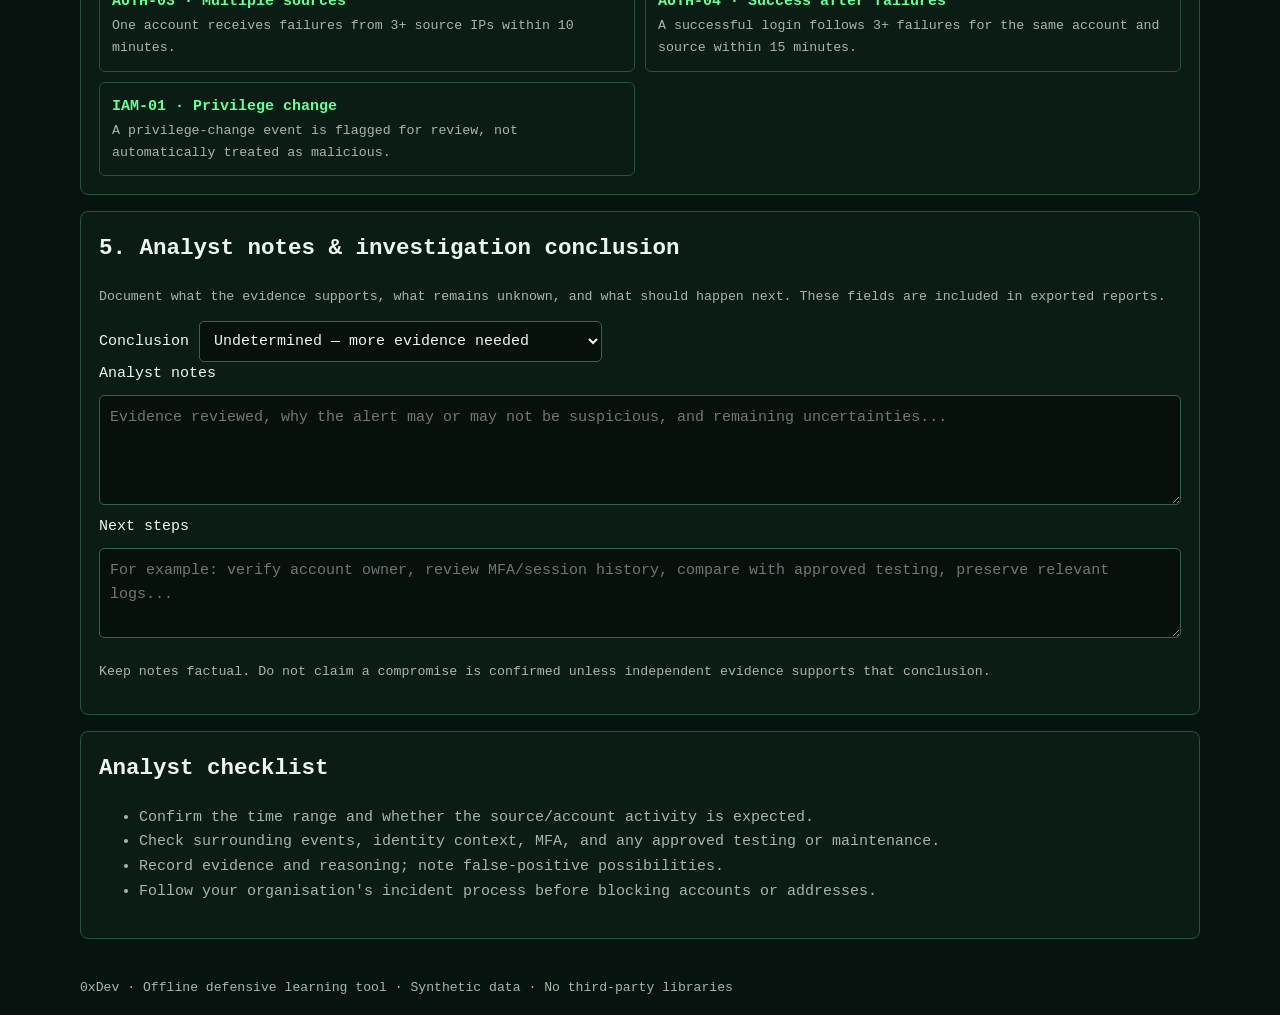
<file: projects/log-analysis-dashboard/index.html>
<!doctype html>
<html lang="en">
<head>
<meta charset="utf-8"><meta name="viewport" content="width=device-width,initial-scale=1"><meta name="theme-color" content="#07130f">
<meta name="description" content="Offline defensive-security log analysis lab with explainable detection rules, incident evidence, reports, and automated tests.">
<title>Log Analysis Dashboard | 0xDev</title>
<style>
:root{color-scheme:dark;--bg:#07130f;--panel:#0b1c15;--line:#24543a;--green:#65ff9a;--muted:#a4b8aa;--text:#edf7ef;--amber:#d8f59c;--red:#ff8f8f;--orange:#ffc078}
*{box-sizing:border-box}body{margin:0;background:radial-gradient(ellipse at 80% 0%,#103622,transparent 40%),var(--bg);color:var(--text);font:15px/1.65 ui-monospace,SFMono-Regular,Consolas,monospace}.wrap{max-width:1120px;width:calc(100% - 32px);margin:auto}.top{padding:22px 0;border-bottom:1px solid var(--line)}a{color:var(--green)}h1{font-size:clamp(2rem,6vw,3.3rem);line-height:1.1;margin:34px 0 12px}h2{margin-top:0}p,.muted{color:var(--muted)}.panel{background:var(--panel);border:1px solid var(--line);border-radius:8px;padding:18px;margin:16px 0}.actions{display:flex;gap:10px;flex-wrap:wrap;align-items:center}textarea,select,button{font:inherit;color:var(--text);background:#06110b;border:1px solid #37634a;border-radius:5px;padding:10px}textarea{width:100%;min-height:230px;margin-top:8px}button{cursor:pointer;background:var(--green);color:#06110b;font-weight:800}button.secondary{background:transparent;color:var(--green)}button:focus-visible,textarea:focus-visible,select:focus-visible,a:focus-visible{outline:2px solid var(--amber);outline-offset:3px}.stats{display:grid;grid-template-columns:repeat(5,1fr);gap:10px}.stat{border:1px solid var(--line);padding:14px;border-radius:6px;min-width:0}.stat strong{font-size:1.6rem;display:block;color:var(--green);overflow-wrap:anywhere}.stat span{color:var(--muted);font-size:.8rem}.incident{border:1px solid var(--line);border-left:4px solid var(--orange);border-radius:6px;padding:14px;margin:12px 0}.incident.critical{border-left-color:var(--red)}.incident.high{border-left-color:var(--orange)}.incident.medium{border-left-color:var(--amber)}.pill{display:inline-block;font-size:.75rem;padding:2px 8px;border:1px solid var(--line);border-radius:99px;margin:2px 5px 2px 0}.critical .pill{color:var(--red);border-color:#854545}.high .pill{color:var(--orange)}.medium .pill{color:var(--amber)}.event{border-bottom:1px solid var(--line);padding:10px 0;display:grid;grid-template-columns:190px 1fr;gap:12px}.event:last-child{border-bottom:0}.bad{color:var(--red)}.good{color:var(--green)}.warn{color:var(--amber)}.small{font-size:.83rem}.rules{display:grid;grid-template-columns:repeat(2,minmax(0,1fr));gap:10px}.rule{border:1px solid var(--line);padding:12px;border-radius:6px}.rule strong{color:var(--green)}.notice{border-left:3px solid var(--amber);padding:8px 12px;background:#0a1710}.hidden{display:none}footer{padding:22px 0;color:var(--muted);font-size:.82rem}@media(max-width:760px){.stats{grid-template-columns:repeat(2,1fr)}.event{grid-template-columns:1fr;gap:3px}.rules{grid-template-columns:1fr}}
</style>
</head>
<body><div class="wrap">
<header class="top"><a href="../../index.html">← 0xDev portfolio</a> / Defensive Security / Log Analysis</header>
<main>
<h1>Log Analysis <span style="color:var(--green)">Dashboard_</span></h1>
<p>Investigate synthetic authentication events using transparent detection rules. Review evidence, test false-positive scenarios, and export an incident report. All analysis runs in this browser tab; no network requests are made.</p>
<div class="notice small">Learning lab only: alerts are investigation leads, not proof of compromise. Do not paste passwords, tokens, personal information, or logs you are not authorised to handle.</div>
<section class="panel">
<h2>1. Choose a practice scenario</h2>
<div class="actions"><label for="scenario">Scenario</label><select id="scenario"><option value="spray">Possible password spraying</option><option value="success">Success after repeated failures</option><option value="normal">Mostly normal activity</option></select><button id="loadScenario">Load scenario</button><button class="secondary" id="clear">Clear input</button></div>
<p class="muted small">Or paste your own sanitised events. Format: <code>timestamp,source_ip,event,username</code> — one event per line.</p>
<label for="logs">Authentication events</label><textarea id="logs" spellcheck="false" aria-describedby="formatHelp" placeholder="2026-10-11T08:00:00Z,192.0.2.11,failed_login,alex"></textarea>
<p id="formatHelp" class="muted small">Supported event types: failed_login, successful_login, password_reset, account_locked, access_denied, privilege_change. Timestamp must be ISO 8601 and source IP a valid IPv4 address.</p>
<div class="actions"><button id="analyze">Analyze events</button><button class="secondary" id="exportJson" disabled>Export JSON report</button><button class="secondary" id="exportCsv" disabled>Export CSV incidents</button></div>
<div id="inputErrors" aria-live="polite"></div>
</section>
<section aria-labelledby="summaryHeading">
<h2 id="summaryHeading">2. Investigation summary</h2>
<div class="stats" aria-live="polite">
<div class="stat"><strong id="total">0</strong><span>Parsed events</span></div><div class="stat"><strong id="failures">0</strong><span>Failed logins</span></div><div class="stat"><strong id="successes">0</strong><span>Successful logins</span></div><div class="stat"><strong id="sources">0</strong><span>Unique source IPs</span></div><div class="stat"><strong id="alerts">0</strong><span>Incidents</span></div>
</div>
</section>
<section class="panel"><h2>3. Detection results</h2><p class="muted small">Incidents are sorted by severity. Select an incident to review the evidence and recommended next steps.</p><div id="results" aria-live="polite" class="muted">Load a scenario, then choose Analyze events.</div></section>
<section class="panel"><h2>4. Event timeline</h2><p class="muted small">Chronological parsed events. Invalid lines are excluded and reported above.</p><div id="timeline" class="muted">No timeline yet.</div></section>
<section class="panel"><h2>Detection rules</h2><div class="rules">
<div class="rule"><strong>AUTH-01 · Repeated failures</strong><div class="small muted">3+ failed logins from one source within 5 minutes.</div></div>
<div class="rule"><strong>AUTH-02 · Multiple accounts</strong><div class="small muted">One source attempts 3+ distinct accounts within 10 minutes.</div></div>
<div class="rule"><strong>AUTH-03 · Multiple sources</strong><div class="small muted">One account receives failures from 3+ source IPs within 10 minutes.</div></div>
<div class="rule"><strong>AUTH-04 · Success after failures</strong><div class="small muted">A successful login follows 3+ failures for the same account and source within 15 minutes.</div></div>
<div class="rule"><strong>IAM-01 · Privilege change</strong><div class="small muted">A privilege-change event is flagged for review, not automatically treated as malicious.</div></div>
</div></section>
<section class="panel" aria-labelledby="assessmentHeading"><h2 id="assessmentHeading">5. Analyst notes &amp; investigation conclusion</h2>
<p class="muted small">Document what the evidence supports, what remains unknown, and what should happen next. These fields are included in exported reports.</p>
<div class="actions"><label for="conclusion">Conclusion</label><select id="conclusion"><option value="undetermined">Undetermined — more evidence needed</option><option value="likely_benign">Likely benign / expected activity</option><option value="suspicious_escalate">Suspicious — escalate for review</option><option value="confirmed_incident">Confirmed incident (externally verified)</option><option value="false_positive">False positive / rule not applicable</option></select></div>
<label for="analystNotes">Analyst notes</label><textarea id="analystNotes" style="min-height:110px" maxlength="5000" placeholder="Evidence reviewed, why the alert may or may not be suspicious, and remaining uncertainties..."></textarea>
<label for="nextSteps">Next steps</label><textarea id="nextSteps" style="min-height:90px" maxlength="3000" placeholder="For example: verify account owner, review MFA/session history, compare with approved testing, preserve relevant logs..."></textarea>
<p class="muted small">Keep notes factual. Do not claim a compromise is confirmed unless independent evidence supports that conclusion.</p></section>
<section class="panel"><h2>Analyst checklist</h2><ul class="muted"><li>Confirm the time range and whether the source/account activity is expected.</li><li>Check surrounding events, identity context, MFA, and any approved testing or maintenance.</li><li>Record evidence and reasoning; note false-positive possibilities.</li><li>Follow your organisation's incident process before blocking accounts or addresses.</li></ul></section>
</main>
<footer>0xDev · Offline defensive learning tool · Synthetic data · No third-party libraries</footer>
</div>
<script src="detection-engine.js"></script>
<script>
"use strict";
const $ = id => document.getElementById(id);
const scenarios = {
  spray: [
    "2026-10-11T08:00:00Z,192.0.2.44,failed_login,alex",
    "2026-10-11T08:01:00Z,192.0.2.44,failed_login,blair",
    "2026-10-11T08:02:00Z,192.0.2.44,failed_login,casey",
    "2026-10-11T08:03:00Z,192.0.2.44,failed_login,drew",
    "2026-10-11T08:04:00Z,192.0.2.44,failed_login,erin",
    "2026-10-11T08:05:00Z,192.0.2.51,failed_login,alex",
    "2026-10-11T08:06:00Z,192.0.2.52,failed_login,alex",
    "2026-10-11T08:07:00Z,192.0.2.53,failed_login,alex",
    "2026-10-11T08:10:00Z,192.0.2.60,successful_login,tumelo"
  ],
  success: [
    "2026-10-11T09:00:00Z,192.0.2.77,failed_login,alex",
    "2026-10-11T09:02:00Z,192.0.2.77,failed_login,alex",
    "2026-10-11T09:04:00Z,192.0.2.77,failed_login,alex",
    "2026-10-11T09:05:00Z,192.0.2.77,successful_login,alex",
    "2026-10-11T09:07:00Z,192.0.2.77,access_denied,alex",
    "2026-10-11T09:08:00Z,192.0.2.77,password_reset,alex"
  ],
  normal: [
    "2026-10-11T10:00:00Z,192.0.2.10,successful_login,tumelo",
    "2026-10-11T10:03:00Z,192.0.2.12,successful_login,alex",
    "2026-10-11T10:05:00Z,192.0.2.13,password_reset,alex",
    "2026-10-11T10:07:00Z,192.0.2.10,successful_login,tumelo",
    "2026-10-11T10:10:00Z,192.0.2.15,account_locked,blair"
  ]
};
let latest = null;
const CONCLUSION_LABELS = {undetermined:"Undetermined — more evidence needed",likely_benign:"Likely benign / expected activity",suspicious_escalate:"Suspicious — escalate for review",confirmed_incident:"Confirmed incident (externally verified)",false_positive:"False positive / rule not applicable"};
function getAssessment(){return {conclusion: $("conclusion").value, conclusionLabel: CONCLUSION_LABELS[$("conclusion").value] || "Undetermined", analystNotes: $("analystNotes").value.trim(), nextSteps: $("nextSteps").value.trim()};}
function escapeHtml(value) {
  return String(value).replace(/[&<>"']/g, ch => ({"&":"&amp;","<":"&lt;",">":"&gt;",'"':"&quot;","'":"&#39;"}[ch]));
}
function loadScenario() {
  $("logs").value = scenarios[$("scenario").value].join("\n");
  $("inputErrors").textContent = "";
  $("results").textContent = "Scenario loaded. Select Analyze events to run the rules.";
  $("timeline").textContent = "No timeline yet.";
  latest = null; $("exportJson").disabled = true; $("exportCsv").disabled = true;
}
function renderIncident(item, index) {
  const evidence = item.evidence.map(e => '<div class="event"><div>' + escapeHtml(e.timestamp) + '</div><div><span class="pill">' + escapeHtml(e.eventType) + '</span>' + escapeHtml(e.sourceIp) + ' · account <strong>' + escapeHtml(e.username) + '</strong></div></div>').join("");
  return '<details class="incident ' + escapeHtml(item.severity) + '"' + (index === 0 ? " open" : "") + '><summary><span class="pill">' + escapeHtml(item.severity.toUpperCase()) + '</span><span class="pill">' + escapeHtml(item.ruleId) + '</span><strong>' + escapeHtml(item.title) + '</strong><div class="muted small">' + escapeHtml(item.summary) + '</div></summary><p><strong>Confidence:</strong> ' + escapeHtml(item.confidence) + '</p><h3>Evidence (' + item.evidence.length + ' events)</h3>' + evidence + '<h3>Recommended analyst action</h3><p>' + escapeHtml(item.recommendation) + '</p></details>';
}
function analyze() {
  const parsed = LogAnalysisEngine.parseLogs($("logs").value);
  const incidents = LogAnalysisEngine.analyzeEvents(parsed.events);
  const summary = LogAnalysisEngine.summarize(parsed.events, incidents);
  latest = { generatedAt: new Date().toISOString(), summary, incidents, events: parsed.events.map(({line, ...e}) => ({...e, time: e.timestamp})), errors: parsed.errors, analystAssessment: getAssessment() };
  ["total","failures","successes","sources","alerts"].forEach((id, i) => {
    const values = [summary.totalEvents, summary.failedLogins, summary.successfulLogins, summary.uniqueSources, incidents.length];
    $(id).textContent = values[i];
  });
  $("inputErrors").innerHTML = parsed.errors.length ? '<div class="notice"><strong class="warn">' + parsed.errors.length + ' invalid line(s) skipped</strong><ul>' + parsed.errors.map(e => '<li>Line ' + e.line + ': ' + escapeHtml(e.message) + '</li>').join("") + '</ul></div>' : '<p class="good small">All non-empty lines passed validation.</p>';
  $("results").innerHTML = incidents.length ? incidents.map(renderIncident).join("") : '<p class="good">No incidents matched these rules. This does not prove the activity is safe; it means these specific heuristics did not trigger.</p>';
  $("timeline").innerHTML = parsed.events.length ? parsed.events.map(e => '<div class="event"><div>' + escapeHtml(e.timestamp) + '</div><div><span class="pill">' + escapeHtml(e.eventType) + '</span>' + escapeHtml(e.sourceIp) + ' · account <strong>' + escapeHtml(e.username) + '</strong></div></div>').join("") : '<p>No valid events to show.</p>';
  $("exportJson").disabled = false; $("exportCsv").disabled = false;
}
function download(filename, content, type) {
  const url = URL.createObjectURL(new Blob([content], {type}));
  const a = document.createElement("a"); a.href = url; a.download = filename; a.click();
  setTimeout(() => URL.revokeObjectURL(url), 1000);
}
function csvCell(value) { let s = String(value == null ? "" : value); if (/^[\s]*[=+\-@]/.test(s) || /^[\t\r]/.test(s)) s = "'" + s; return '"' + s.replace(/"/g, '""') + '"'; }
$("loadScenario").addEventListener("click", loadScenario);
$("analyze").addEventListener("click", analyze);
$("clear").addEventListener("click", () => {
  $("logs").value = ""; $("inputErrors").textContent = ""; $("results").textContent = "Input cleared."; $("timeline").textContent = "No timeline yet.";
  ["total","failures","successes","sources","alerts"].forEach(id => $(id).textContent = "0");
  latest = null; $("exportJson").disabled = true; $("exportCsv").disabled = true;
});
$("exportJson").addEventListener("click", () => { if (latest) { latest.analystAssessment = getAssessment(); download("0xdev-log-analysis-report.json", JSON.stringify(latest, null, 2), "application/json"); } });
$("exportCsv").addEventListener("click", () => {
  if (!latest) return;
  latest.analystAssessment = getAssessment();
  const rows = [["rule_id","severity","confidence","title","summary","evidence_count","evidence","recommendation","analyst_conclusion","analyst_notes","next_steps"]];
  latest.incidents.forEach(i => rows.push([i.ruleId,i.severity,i.confidence,i.title,i.summary,i.evidence.length,i.evidence.map(e => e.timestamp + " " + e.sourceIp + " " + e.eventType + " " + e.username).join(" | "),i.recommendation,latest.analystAssessment.conclusionLabel,latest.analystAssessment.analystNotes,latest.analystAssessment.nextSteps]));
  download("0xdev-log-analysis-incidents.csv", rows.map(row => row.map(csvCell).join(",")).join("\r\n"), "text/csv;charset=utf-8");
});
loadScenario();
</script>
</body></html>
</file>
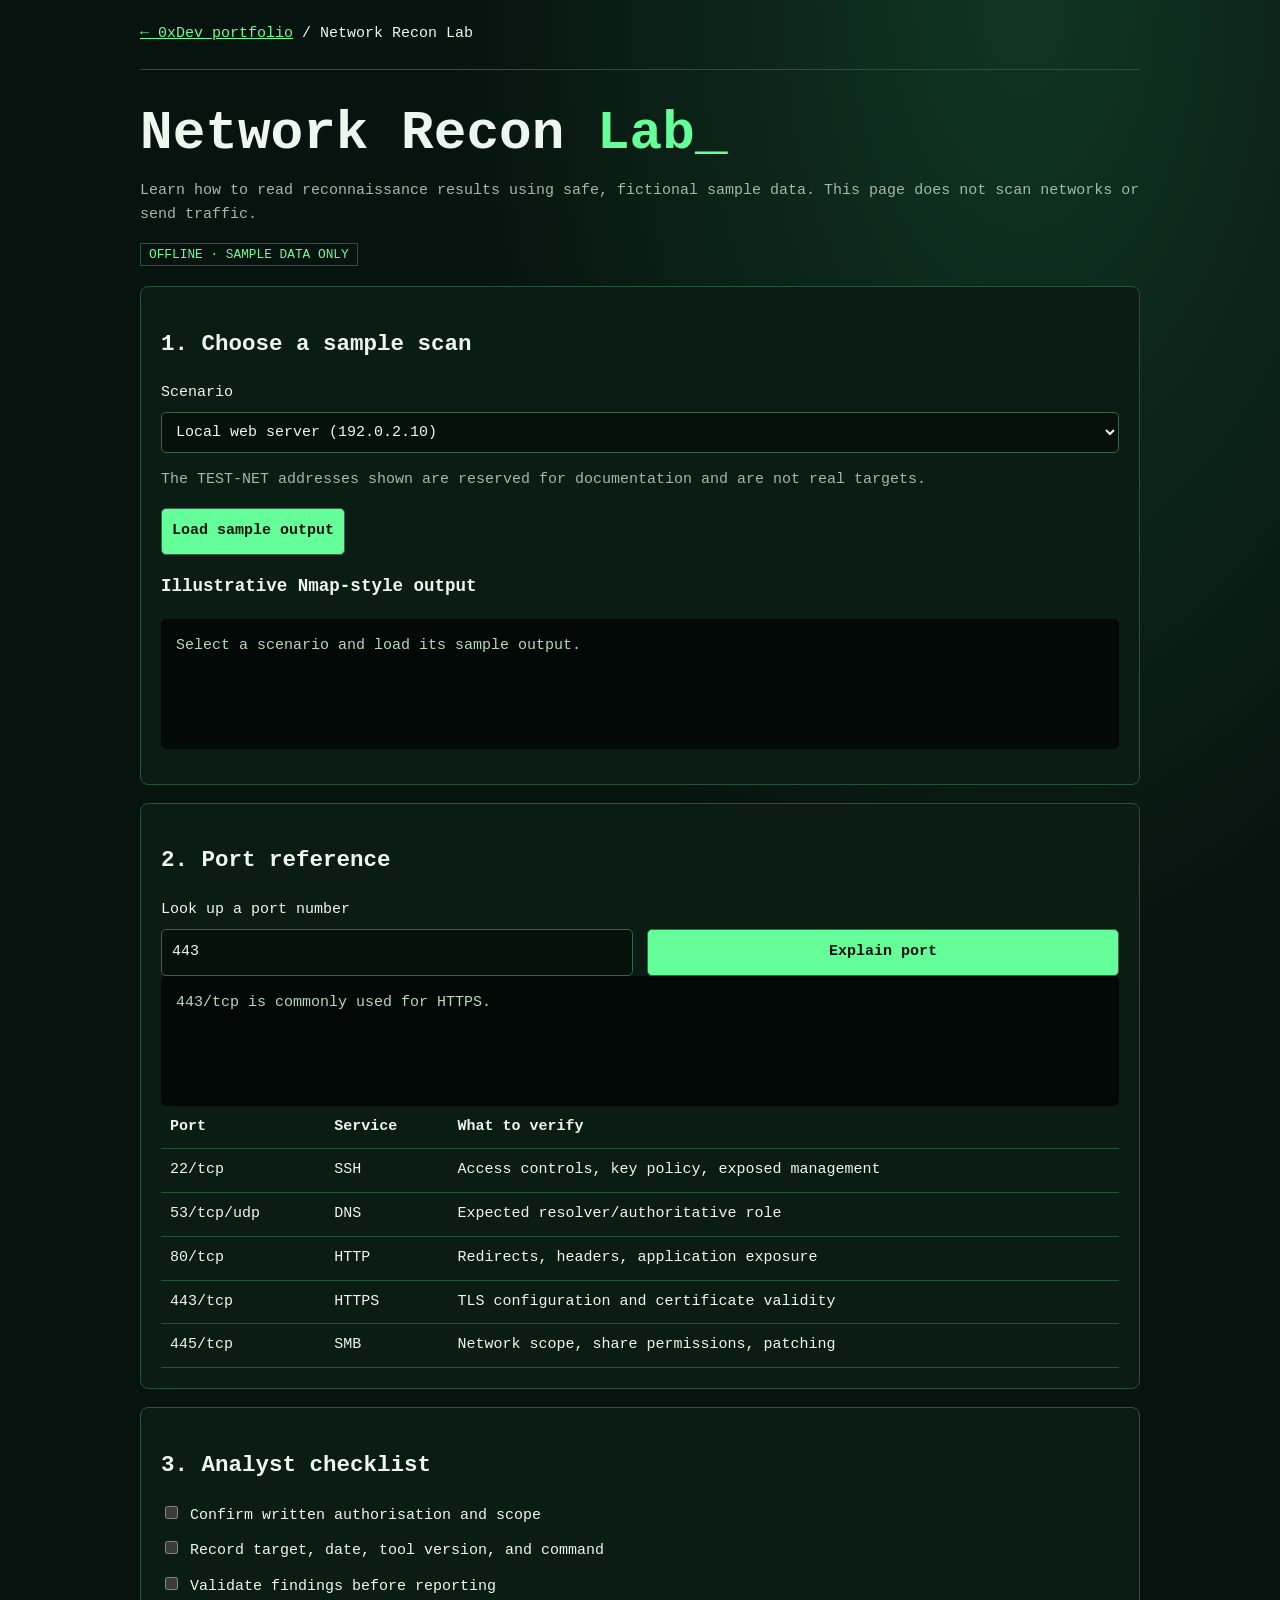
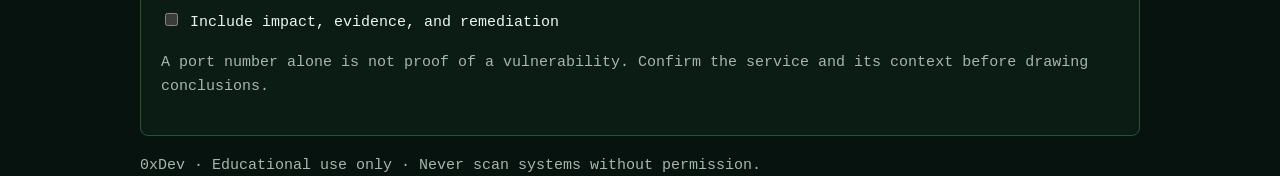
<file: projects/network-recon-lab/index.html>
<!doctype html>
<html lang="en"><head><meta charset="utf-8"><meta name="viewport" content="width=device-width,initial-scale=1"><meta name="theme-color" content="#07130f"><meta name="description" content="A safe, offline network reconnaissance learning lab with sample Nmap output and port explanations."><title>Network Recon Lab | 0xDev</title>
<style>
:root{color-scheme:dark;--bg:#07130f;--panel:#0b1c15;--line:#24543a;--green:#65ff9a;--muted:#a4b8aa;--text:#edf7ef;--amber:#d8f59c}*{box-sizing:border-box}body{margin:0;background:radial-gradient(ellipse at 80% 0%,#103622,transparent 40%),var(--bg);color:var(--text);font:15px/1.65 ui-monospace,Consolas,monospace}.wrap{max-width:1000px;width:calc(100% - 32px);margin:auto}.top{padding:22px 0;border-bottom:1px solid var(--line)}a{color:var(--green)}h1{font-size:clamp(2rem,6vw,3.4rem);line-height:1.1;margin:34px 0 12px}p,.muted{color:var(--muted)}.tag{color:var(--green);border:1px solid var(--line);padding:3px 8px;font-size:.8rem}.panel{background:var(--panel);border:1px solid var(--line);border-radius:8px;padding:20px;margin:18px 0}label{display:block;margin:10px 0 6px}select,textarea,input,button{font:inherit;color:var(--text);background:#06110b;border:1px solid #37634a;border-radius:5px;padding:10px;max-width:100%}select,textarea{width:100%}button{cursor:pointer;background:var(--green);color:#06110b;font-weight:800}button:hover{filter:brightness(1.08)}.grid{display:grid;grid-template-columns:1fr 1fr;gap:14px}.output{white-space:pre-wrap;overflow:auto;background:#030906;padding:15px;border-radius:5px;color:#b5d8bf;min-height:130px}.pill{display:inline-block;border:1px solid var(--line);border-radius:99px;padding:2px 9px;margin:3px;color:var(--amber)}table{width:100%;border-collapse:collapse}th,td{text-align:left;padding:9px;border-bottom:1px solid var(--line)}@media(max-width:650px){.grid{grid-template-columns:1fr}table{font-size:.85rem}}
</style></head><body><div class="wrap"><div class="top"><a href="../../index.html">← 0xDev portfolio</a> / Network Recon Lab</div><main><h1>Network Recon <span style="color:var(--green)">Lab_</span></h1><p>Learn how to read reconnaissance results using safe, fictional sample data. This page does not scan networks or send traffic.</p><span class="tag">OFFLINE · SAMPLE DATA ONLY</span>
<section class="panel"><h2>1. Choose a sample scan</h2><label for="sample">Scenario</label><select id="sample"><option value="web">Local web server (192.0.2.10)</option><option value="linux">Linux practice host (192.0.2.25)</option><option value="filtered">Filtered service example (192.0.2.40)</option></select><p class="muted">The TEST-NET addresses shown are reserved for documentation and are not real targets.</p><button id="load">Load sample output</button><h3>Illustrative Nmap-style output</h3><pre class="output" id="output" aria-live="polite">Select a scenario and load its sample output.</pre></section>
<section class="panel"><h2>2. Port reference</h2><label for="port">Look up a port number</label><div class="grid"><input id="port" type="number" min="1" max="65535" value="443"><button id="lookup">Explain port</button></div><div id="explanation" class="output" aria-live="polite">443/tcp is commonly used for HTTPS.</div><table><thead><tr><th>Port</th><th>Service</th><th>What to verify</th></tr></thead><tbody><tr><td>22/tcp</td><td>SSH</td><td>Access controls, key policy, exposed management</td></tr><tr><td>53/tcp/udp</td><td>DNS</td><td>Expected resolver/authoritative role</td></tr><tr><td>80/tcp</td><td>HTTP</td><td>Redirects, headers, application exposure</td></tr><tr><td>443/tcp</td><td>HTTPS</td><td>TLS configuration and certificate validity</td></tr><tr><td>445/tcp</td><td>SMB</td><td>Network scope, share permissions, patching</td></tr></tbody></table></section>
<section class="panel"><h2>3. Analyst checklist</h2><label><input type="checkbox"> Confirm written authorisation and scope</label><label><input type="checkbox"> Record target, date, tool version, and command</label><label><input type="checkbox"> Validate findings before reporting</label><label><input type="checkbox"> Include impact, evidence, and remediation</label><p class="muted">A port number alone is not proof of a vulnerability. Confirm the service and its context before drawing conclusions.</p></section></main><footer class="muted">0xDev · Educational use only · Never scan systems without permission.</footer></div>
<script>
const samples={web:{out:"Starting Nmap (illustrative sample)\nNmap scan report for 192.0.2.10\nHost is up (sample data).\nPORT    STATE SERVICE\n22/tcp  closed ssh\n80/tcp  open   http\n443/tcp open   https\n\nInterpretation: web services appear available; validate HTTP redirects and TLS settings within authorised scope.",ports:[80,443]},linux:{out:"Starting Nmap (illustrative sample)\nNmap scan report for 192.0.2.25\nHost is up (sample data).\nPORT     STATE SERVICE\n22/tcp   open   ssh\n111/tcp  open   rpcbind\n2049/tcp open   nfs\n\nInterpretation: review SSH access controls and confirm NFS exports are restricted to intended clients.",ports:[22,111,2049]},filtered:{out:"Starting Nmap (illustrative sample)\nNmap scan report for 192.0.2.40\nHost is up (sample data).\nPORT    STATE    SERVICE\n22/tcp  filtered ssh\n80/tcp  filtered http\n443/tcp open     https\n\nInterpretation: filtered means probes could not determine whether a port is open or closed. It does not prove a firewall is misconfigured.",ports:[443]}};
const portInfo={"20":"FTP data; legacy clear-text FTP workflow; prefer secure alternatives.","21":"FTP control; check whether encrypted alternatives are required.","22":"SSH; review key-based access, MFA where available, and exposed admin access.","25":"SMTP; review relay restrictions and mail security configuration.","53":"DNS; determine whether the host is a resolver or authoritative server.","80":"HTTP; verify HTTPS redirection and application security headers.","110":"POP3; avoid clear-text authentication on untrusted networks.","123":"NTP; verify trusted time sources and avoid unintended public service exposure.","139":"NetBIOS session service; check whether legacy file-sharing is required.","143":"IMAP; require encrypted connections for authentication.","443":"HTTPS; inspect TLS settings, certificates, and application behavior.","445":"SMB; restrict exposure and review patching and share permissions.","3306":"MySQL; database ports should usually be restricted to trusted application hosts.","3389":"RDP; restrict remote access and enforce strong authentication."};
document.getElementById("load").addEventListener("click",()=>{document.getElementById("output").textContent=samples[document.getElementById("sample").value].out});
document.getElementById("lookup").addEventListener("click",()=>{const n=Number(document.getElementById("port").value);const el=document.getElementById("explanation");if(!Number.isInteger(n)||n<1||n>65535){el.textContent="Enter a whole port number from 1 to 65535.";return}el.textContent=n+"/tcp — "+(portInfo[String(n)]||"No built-in note for this port. Verify the service and context from trusted documentation; do not infer a vulnerability from the number alone.")});
</script></body></html>
</file>
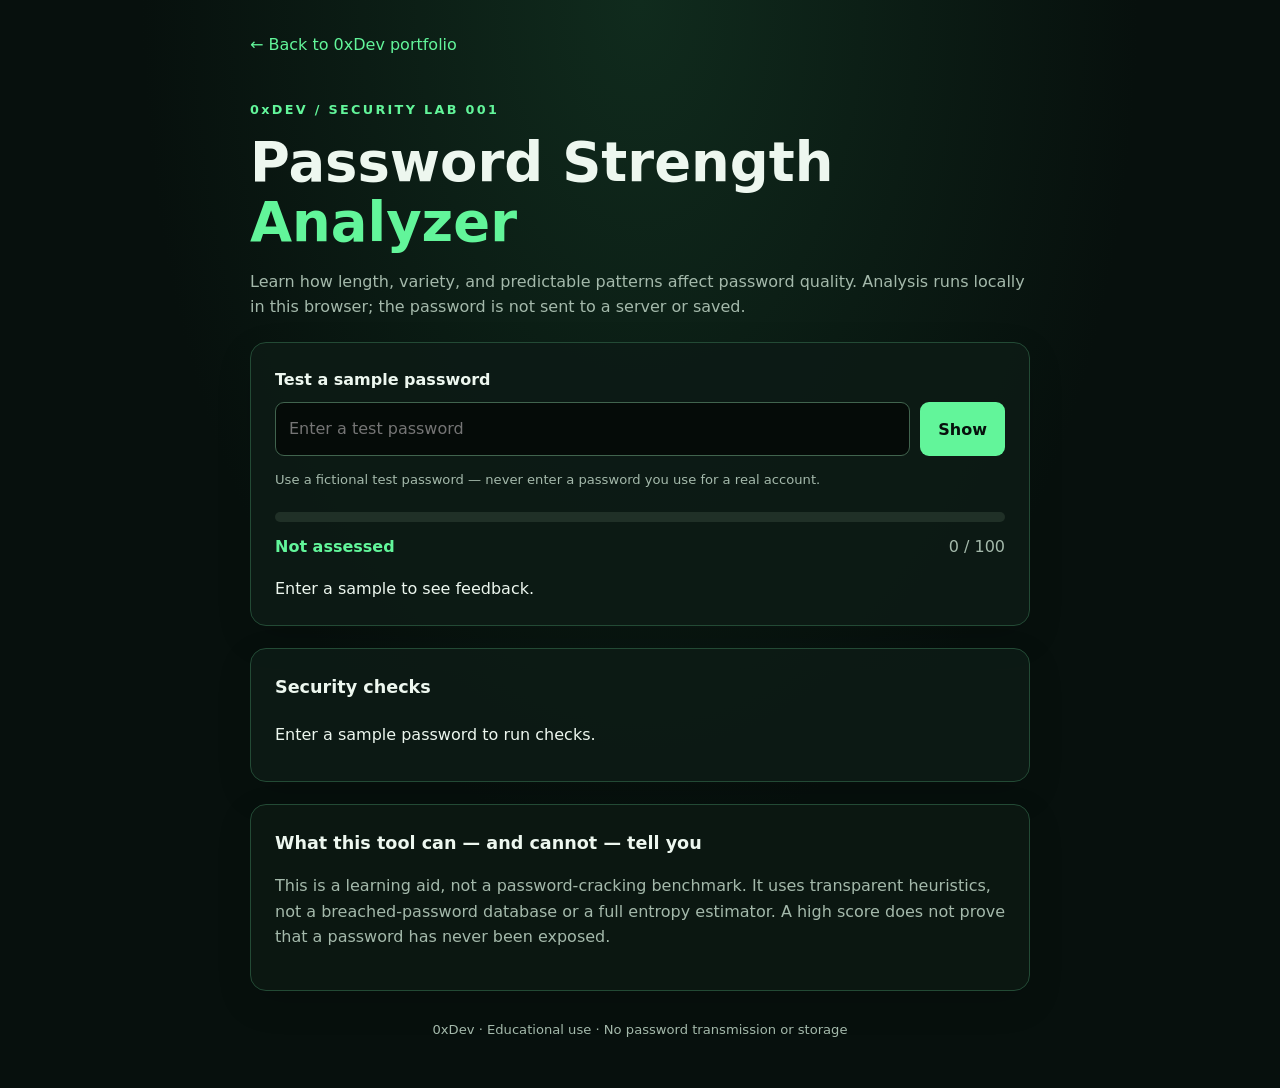
<file: projects/password-strength-analyzer/index.html>
<!doctype html>
<html lang="en">
<head>
  <meta charset="utf-8">
  <meta name="viewport" content="width=device-width, initial-scale=1">
  <meta name="description" content="An educational password strength analyzer that explains common password weaknesses locally in your browser.">
  <title>Password Strength Analyzer | 0xDev</title>
  <link rel="stylesheet" href="styles.css">
  <script src="analyzer.js" defer></script>
</head>
<body>
  <main class="shell">
    <a class="back" href="../../index.html">← Back to 0xDev portfolio</a>
    <p class="eyebrow">0xDEV / SECURITY LAB 001</p>
    <h1>Password Strength <span>Analyzer</span></h1>
    <p class="intro">Learn how length, variety, and predictable patterns affect password quality. Analysis runs locally in this browser; the password is not sent to a server or saved.</p>
    <section class="panel" aria-labelledby="input-heading">
      <label id="input-heading" for="password">Test a sample password</label>
      <div class="password-row">
        <input id="password" type="password" autocomplete="off" spellcheck="false" placeholder="Enter a test password">
        <button id="toggle" type="button" aria-pressed="false">Show</button>
      </div>
      <p class="privacy">Use a fictional test password — never enter a password you use for a real account.</p>
      <div id="meter" class="meter" role="progressbar" aria-label="Password heuristic score" aria-valuemin="0" aria-valuemax="100" aria-valuenow="0" aria-valuetext="Not assessed">
        <div id="meter-fill"></div>
      </div>
      <div class="score-row"><strong id="rating" aria-live="polite">Not assessed</strong><span id="score">0 / 100</span></div>
      <p id="summary" class="summary">Enter a sample to see feedback.</p>
    </section>
    <section class="panel" aria-labelledby="checks-heading">
      <h2 id="checks-heading">Security checks</h2>
      <ul id="checks" class="checks">
        <li>Enter a sample password to run checks.</li>
      </ul>
    </section>
    <section class="note">
      <h2>What this tool can — and cannot — tell you</h2>
      <p>This is a learning aid, not a password-cracking benchmark. It uses transparent heuristics, not a breached-password database or a full entropy estimator. A high score does not prove that a password has never been exposed.</p>
    </section>
    <footer>0xDev · Educational use · No password transmission or storage</footer>
  </main>
</body>
</html>
</file>
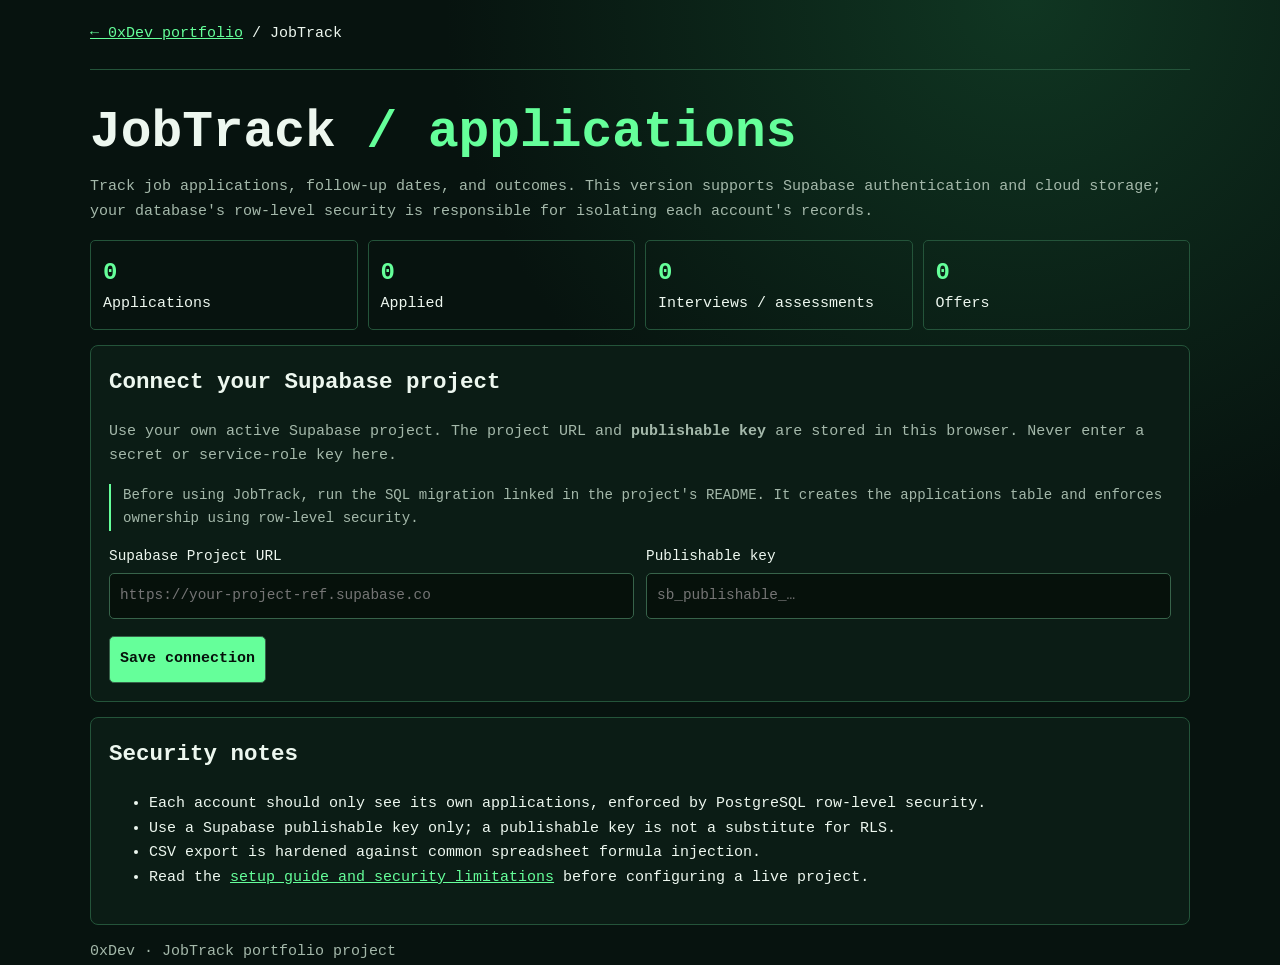
<file: projects/secure-job-tracker/index.html>
<!doctype html>
<html lang="en">
<head>
<meta charset="utf-8"><meta name="viewport" content="width=device-width,initial-scale=1">
<meta name="theme-color" content="#07130f">
<meta name="description" content="JobTrack: a secure job application tracker with Supabase authentication, PostgreSQL storage, and row-level security.">
<title>JobTrack | 0xDev</title>
<style>
:root{color-scheme:dark;--bg:#07130f;--panel:#0b1c15;--line:#24543a;--green:#65ff9a;--muted:#a4b8aa;--text:#edf7ef;--red:#ff9b9b}
*{box-sizing:border-box}body{margin:0;background:radial-gradient(ellipse at 80% 0%,#103622,transparent 40%),var(--bg);color:var(--text);font:15px/1.65 ui-monospace,Consolas,monospace}.wrap{max-width:1100px;width:calc(100% - 32px);margin:auto}.top{padding:22px 0;border-bottom:1px solid var(--line)}a{color:var(--green)}h1{font-size:clamp(2rem,6vw,3.2rem);line-height:1.1;margin:34px 0 12px}h2{margin-top:0}p,.muted{color:var(--muted)}.panel{background:var(--panel);border:1px solid var(--line);border-radius:8px;padding:18px;margin:15px 0}.formgrid{display:grid;grid-template-columns:repeat(2,minmax(0,1fr));gap:12px}label{display:block;font-size:.9rem}input,select,textarea,button{width:100%;font:inherit;padding:10px;border:1px solid #37634a;border-radius:5px;background:#06110b;color:var(--text);margin-top:5px}button{cursor:pointer;background:var(--green);color:#06110b;font-weight:800}button.secondary{background:transparent;color:var(--green)}button.danger{background:transparent;border-color:#854545;color:var(--red)}.actions{display:flex;gap:10px;flex-wrap:wrap;margin-top:12px}.actions button{width:auto}.stats{display:grid;grid-template-columns:repeat(4,minmax(0,1fr));gap:10px}.stat{border:1px solid var(--line);padding:12px;border-radius:5px}.stat strong{display:block;font-size:1.5rem;color:var(--green)}.job{display:grid;grid-template-columns:minmax(0,1fr) 170px;gap:12px;border-top:1px solid var(--line);padding:15px 0}.job h3{margin:0}.job small{color:var(--muted)}.status{display:inline-block;border:1px solid var(--line);padding:2px 7px;border-radius:99px;font-size:.8rem}.jobControls{display:grid;align-content:start;gap:8px}.filters{display:grid;grid-template-columns:minmax(0,1fr) 220px;gap:12px}.session{display:flex;align-items:center;justify-content:space-between;gap:12px;flex-wrap:wrap}.session button{width:auto}#feedback{overflow-wrap:anywhere}#feedback[data-kind="error"]{color:var(--red)}#feedback[data-kind="success"]{color:var(--green)}[hidden]{display:none!important}.hint{font-size:.88rem;border-left:2px solid var(--green);padding-left:12px}
@media(max-width:700px){.formgrid,.stats,.filters{grid-template-columns:repeat(2,minmax(0,1fr))}.job{grid-template-columns:1fr}.actions button{flex:1}}@media(max-width:440px){.formgrid,.stats,.filters{grid-template-columns:1fr}}
</style>
</head>
<body><div class="wrap">
<header class="top"><a href="../../index.html">← 0xDev portfolio</a> / JobTrack</header>
<main>
<h1>JobTrack <span style="color:var(--green)">/ applications</span></h1>
<p>Track job applications, follow-up dates, and outcomes. This version supports Supabase authentication and cloud storage; your database's row-level security is responsible for isolating each account's records.</p>
<div class="stats">
<div class="stat"><strong id="allCount">0</strong><span>Applications</span></div><div class="stat"><strong id="appliedCount">0</strong><span>Applied</span></div><div class="stat"><strong id="interviewCount">0</strong><span>Interviews / assessments</span></div><div class="stat"><strong id="offerCount">0</strong><span>Offers</span></div>
</div>
<section class="panel" id="setupPanel">
<h2>Connect your Supabase project</h2>
<p>Use your own active Supabase project. The project URL and <strong>publishable key</strong> are stored in this browser. Never enter a secret or service-role key here.</p>
<p class="hint">Before using JobTrack, run the SQL migration linked in the project's README. It creates the applications table and enforces ownership using row-level security.</p>
<form id="setupForm"><div class="formgrid">
<label>Supabase Project URL<input id="projectUrl" type="url" required placeholder="https://your-project-ref.supabase.co" autocomplete="url"></label>
<label>Publishable key<input id="publishableKey" type="password" required autocomplete="off" placeholder="sb_publishable_…"></label>
</div><div class="actions"><button type="submit">Save connection</button></div></form>
</section>
<section class="panel" id="authPanel" hidden>
<h2 id="authTitle">Sign in</h2>
<form id="authForm"><div class="formgrid">
<label>Email<input id="email" type="email" required maxlength="254" autocomplete="email" placeholder="you@example.com"></label>
<label>Password<input id="password" type="password" required minlength="8" maxlength="128" autocomplete="current-password" placeholder="At least 8 characters"></label>
</div><div class="actions"><button id="authSubmit" type="submit">Sign in</button><button id="authMode" class="secondary" type="button" data-mode="signin">Need an account? Create one</button></div></form>
</section>
<section class="panel session" id="sessionBar" hidden><div>Signed in as <strong id="signedInAs"></strong></div><div class="actions"><button id="changeConfig" class="secondary" type="button">Configure connection</button><button id="signOut" type="button">Sign out</button></div></section>
<section class="panel" id="trackerPanel" hidden>
<h2>Add an application</h2>
<form id="jobForm"><div class="formgrid">
<label>Company *<input id="company" maxlength="100" required placeholder="e.g. Example company"></label>
<label>Role *<input id="role" maxlength="120" required placeholder="e.g. Junior IT Support"></label>
<label>Application date *<input id="date" type="date" required></label>
<label>Status<select id="status"><option>Saved</option><option>Applied</option><option>Assessment</option><option>Interview</option><option>Offer</option><option>Rejected</option></select></label>
<label>Follow-up date<input id="follow" type="date"></label>
<label>Job link (optional)<input id="url" type="url" placeholder="https://…"></label>
<label style="grid-column:1/-1">Notes (optional)<textarea id="notes" maxlength="1000" rows="2" placeholder="Contact, next step, or interview notes"></textarea></label>
</div><div class="actions"><button type="submit">Save application</button><button type="button" id="export" class="secondary">Export CSV</button></div></form>
<hr style="border:0;border-top:1px solid var(--line);margin:22px 0">
<h2>Your tracker</h2><div class="filters">
<label>Search<input id="search" placeholder="Company or role"></label>
<label>Filter status<select id="filter"><option value="">All statuses</option><option>Saved</option><option>Applied</option><option>Assessment</option><option>Interview</option><option>Offer</option><option>Rejected</option></select></label>
</div><div id="jobs" aria-live="polite" class="muted" style="margin-top:12px">No applications yet.</div>
</section>
<p id="feedback" role="status" aria-live="polite" class="muted"></p>
<section class="panel"><h2>Security notes</h2>
<ul><li>Each account should only see its own applications, enforced by PostgreSQL row-level security.</li><li>Use a Supabase publishable key only; a publishable key is not a substitute for RLS.</li><li>CSV export is hardened against common spreadsheet formula injection.</li><li>Read the <a href="README.md">setup guide and security limitations</a> before configuring a live project.</li></ul>
</section>
</main><footer class="muted">0xDev · JobTrack portfolio project</footer></div>
<script src="./jobtrack-core.js"></script><script type="module" src="./app.js"></script>
</body></html>
</file>
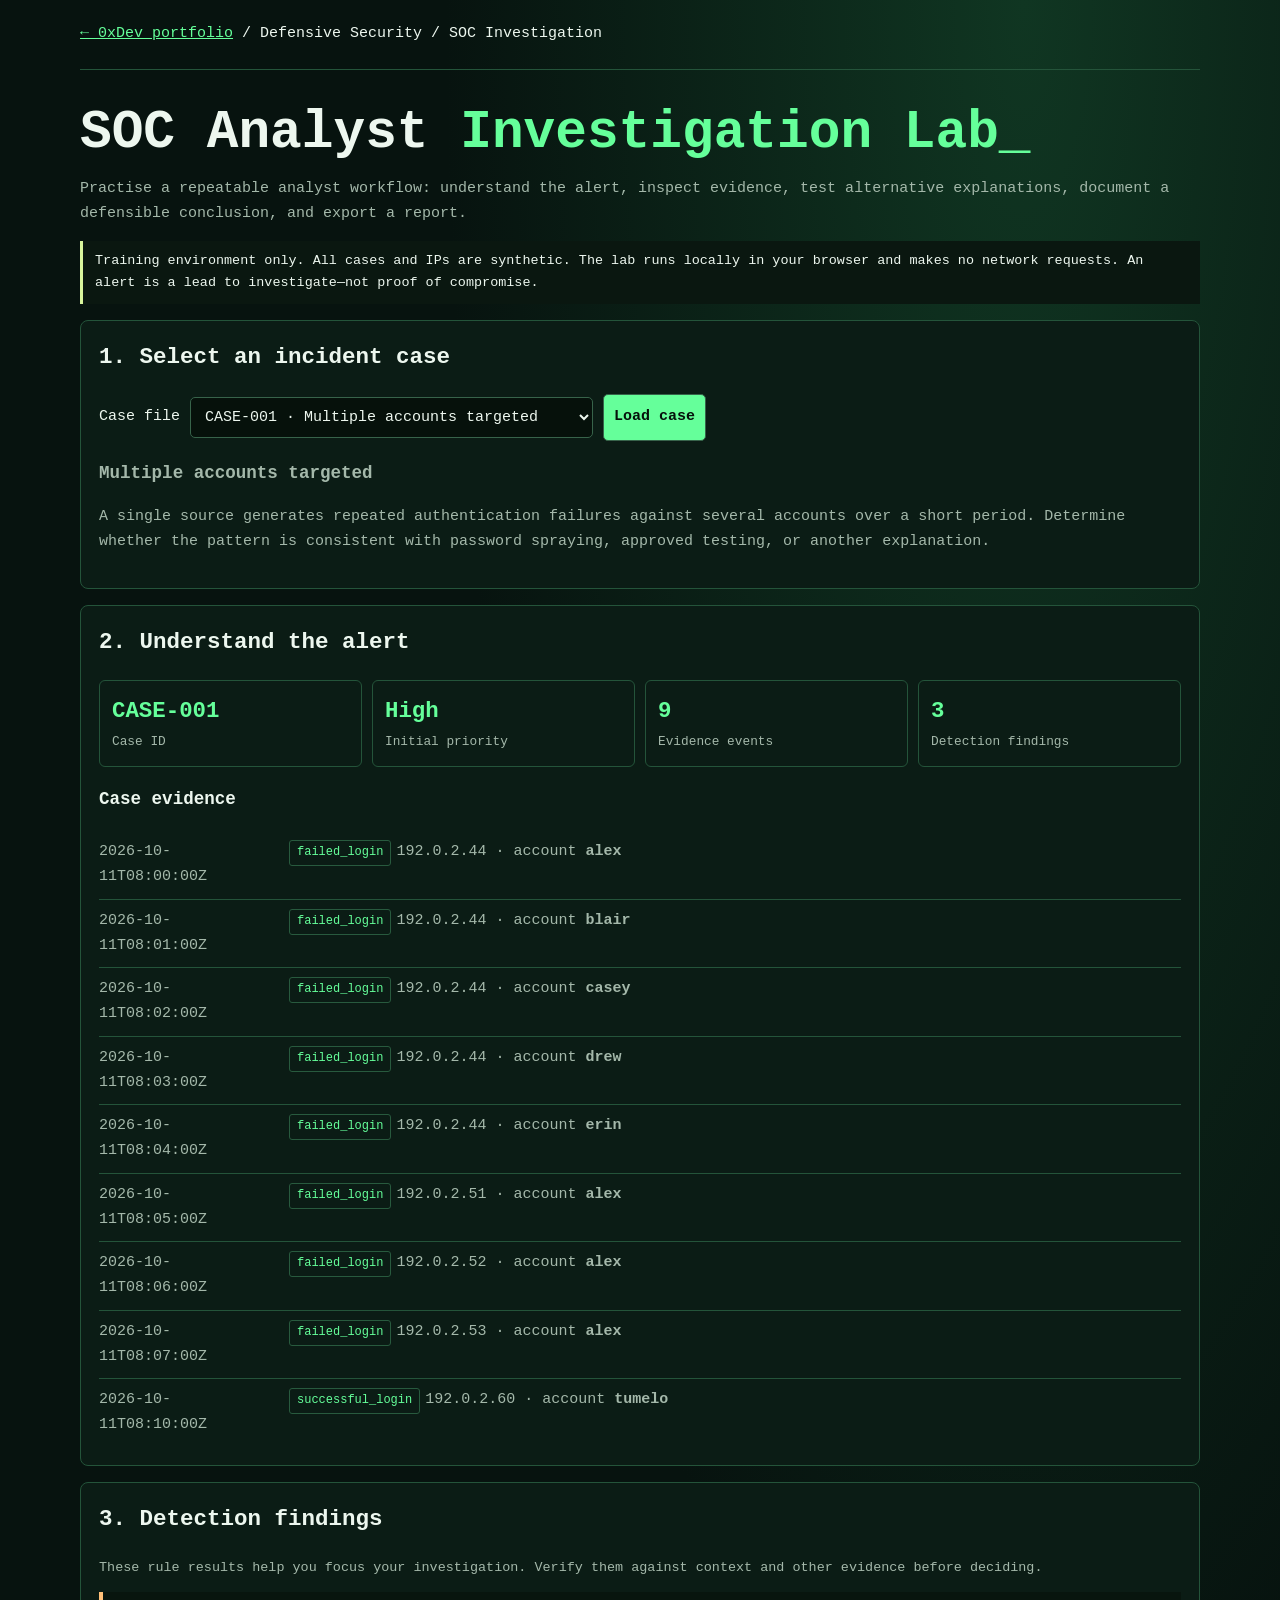
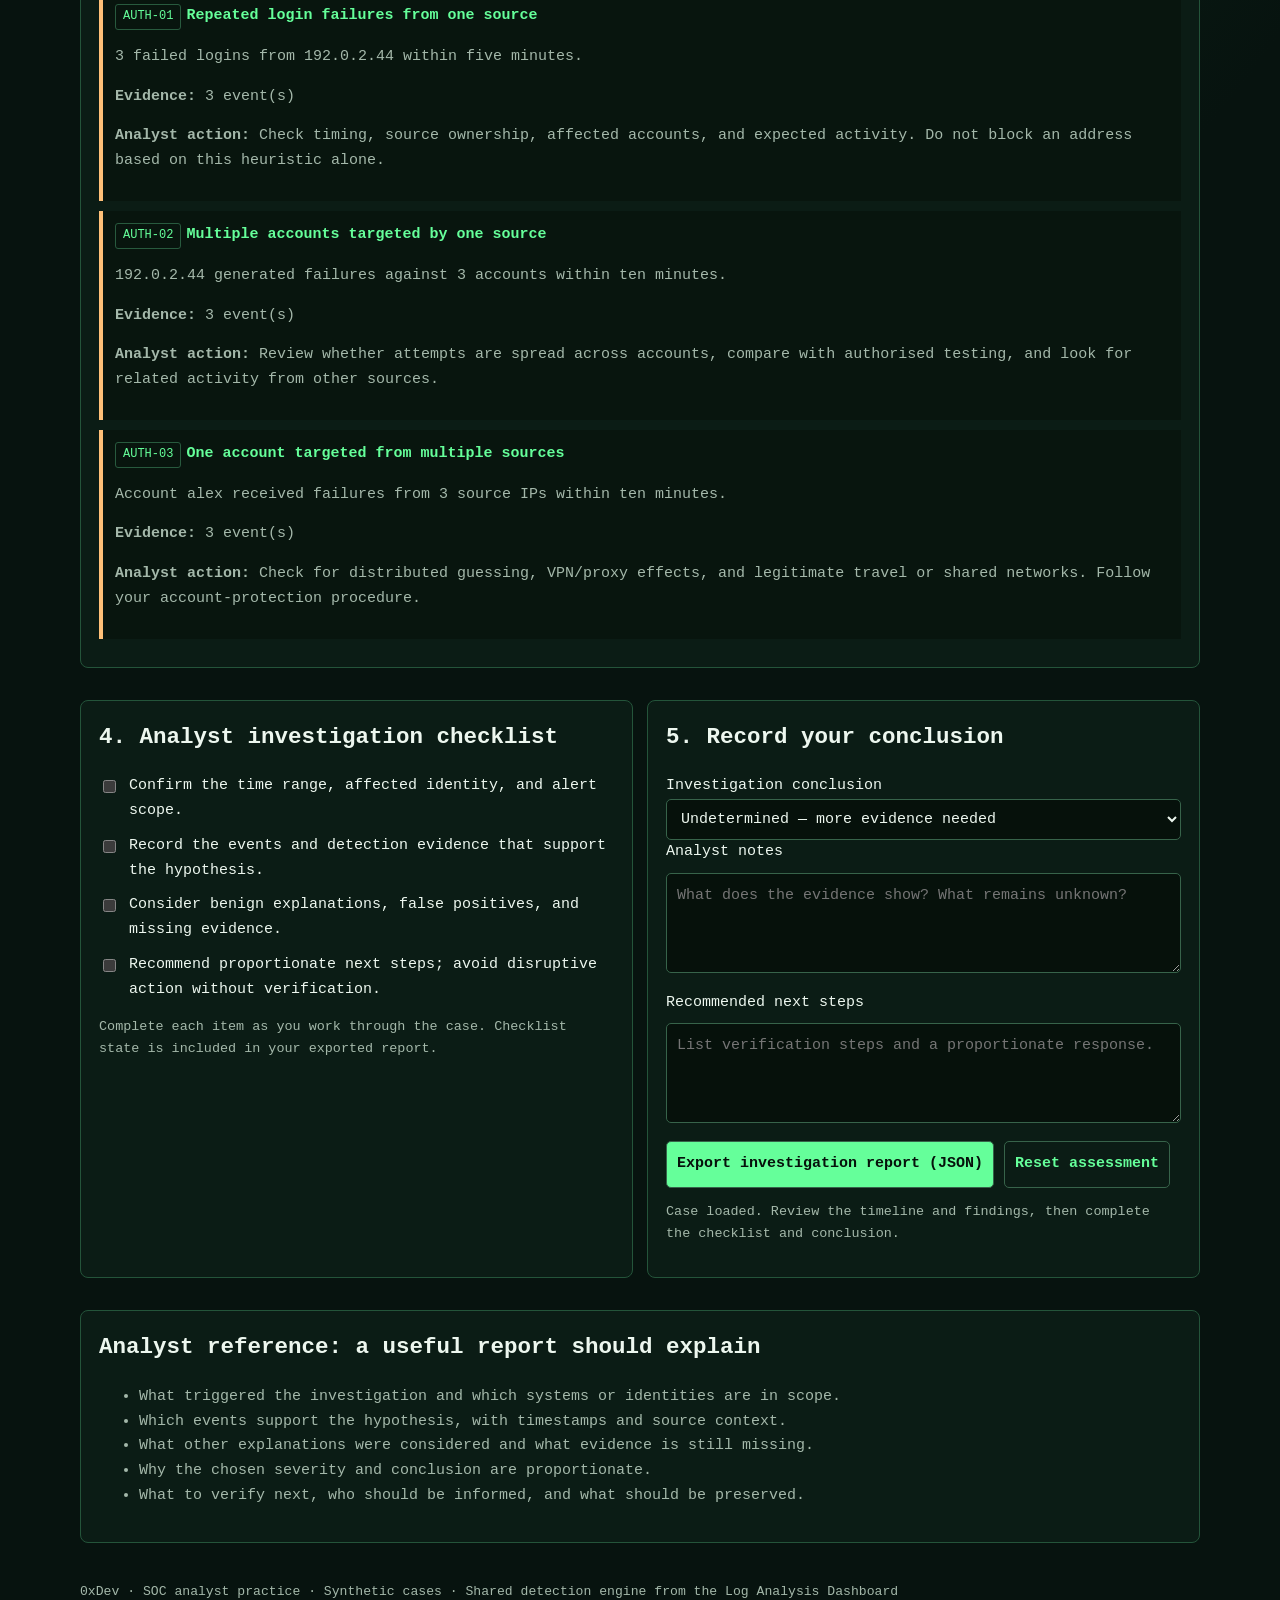
<file: projects/soc-analyst-investigation-lab/index.html>
<!doctype html>
<html lang="en">
<head>
<meta charset="utf-8"><meta name="viewport" content="width=device-width,initial-scale=1"><meta name="theme-color" content="#07130f">
<meta name="description" content="A guided SOC analyst investigation lab using synthetic security incidents, evidence review, incident timelines, and report exports.">
<title>SOC Analyst Investigation Lab | 0xDev</title>
<style>
:root{color-scheme:dark;--bg:#07130f;--panel:#0b1c15;--line:#24543a;--green:#65ff9a;--muted:#a4b8aa;--text:#edf7ef;--amber:#d8f59c;--red:#ff8f8f;--orange:#ffc078}
*{box-sizing:border-box}body{margin:0;background:radial-gradient(ellipse at 80% 0%,#103622,transparent 40%),var(--bg);color:var(--text);font:15px/1.65 ui-monospace,SFMono-Regular,Consolas,monospace}.wrap{max-width:1120px;width:calc(100% - 32px);margin:auto}.top{padding:22px 0;border-bottom:1px solid var(--line)}a{color:var(--green)}h1{font-size:clamp(2rem,6vw,3.3rem);line-height:1.1;margin:34px 0 12px}h2{margin-top:0}.muted{color:var(--muted)}.small{font-size:.84rem}.panel{background:var(--panel);border:1px solid var(--line);border-radius:8px;padding:18px;margin:16px 0}.row{display:grid;grid-template-columns:1fr 1fr;gap:14px}.actions{display:flex;gap:10px;flex-wrap:wrap;align-items:center}select,textarea,button{font:inherit;color:var(--text);background:#06110b;border:1px solid #37634a;border-radius:5px;padding:10px}select{max-width:100%}textarea{width:100%;min-height:100px;margin:8px 0}button{cursor:pointer;background:var(--green);color:#06110b;font-weight:800}button.secondary{background:transparent;color:var(--green)}button:focus-visible,textarea:focus-visible,select:focus-visible,a:focus-visible,input:focus-visible{outline:2px solid var(--amber);outline-offset:3px}.statgrid{display:grid;grid-template-columns:repeat(4,minmax(0,1fr));gap:10px}.stat{border:1px solid var(--line);padding:12px;border-radius:6px}.stat strong{display:block;color:var(--green);font-size:1.4rem}.stat span{font-size:.8rem;color:var(--muted)}.evidence{border:1px solid var(--line);border-radius:6px;padding:12px;margin:10px 0}.tag{display:inline-block;border:1px solid #285a3e;border-radius:3px;padding:2px 7px;color:var(--green);font-size:.75rem;margin-right:5px}.event{border-bottom:1px solid var(--line);padding:9px 0;display:grid;grid-template-columns:180px 1fr;gap:10px;overflow-wrap:anywhere}.event:last-child{border-bottom:0}.notice{border-left:3px solid var(--amber);padding:9px 12px;background:#0a1710}.checklist{display:grid;gap:10px}.checklist label{display:flex;gap:10px;align-items:flex-start}.checklist input{margin-top:6px;accent-color:var(--green)}.finding{border-left:4px solid var(--orange);padding:12px;background:#08150e;margin:10px 0}.finding.critical{border-left-color:var(--red)}.finding strong{color:var(--green)}.hidden{display:none}footer{padding:22px 0;color:var(--muted);font-size:.82rem}@media(max-width:700px){.row{grid-template-columns:1fr}.statgrid{grid-template-columns:repeat(2,minmax(0,1fr))}.event{grid-template-columns:1fr;gap:2px}}
</style>
</head>
<body><div class="wrap">
<header class="top"><a href="../../index.html">← 0xDev portfolio</a> / Defensive Security / SOC Investigation</header>
<main>
<h1>SOC Analyst <span style="color:var(--green)">Investigation Lab_</span></h1>
<p class="muted">Practise a repeatable analyst workflow: understand the alert, inspect evidence, test alternative explanations, document a defensible conclusion, and export a report.</p>
<div class="notice small">Training environment only. All cases and IPs are synthetic. The lab runs locally in your browser and makes no network requests. An alert is a lead to investigate—not proof of compromise.</div>
<section class="panel">
<h2>1. Select an incident case</h2>
<div class="actions"><label for="caseSelect">Case file</label><select id="caseSelect"><option value="spray">CASE-001 · Multiple accounts targeted</option><option value="success">CASE-002 · Login succeeds after failures</option><option value="change">CASE-003 · Privilege change review</option></select><button id="loadCase">Load case</button></div>
<div id="brief" class="muted"></div>
</section>
<section class="panel">
<h2>2. Understand the alert</h2>
<div class="statgrid"><div class="stat"><strong id="caseId">—</strong><span>Case ID</span></div><div class="stat"><strong id="priority">—</strong><span>Initial priority</span></div><div class="stat"><strong id="eventCount">0</strong><span>Evidence events</span></div><div class="stat"><strong id="alertCount">0</strong><span>Detection findings</span></div></div>
<h3>Case evidence</h3><div id="timeline" class="muted">Load a case to inspect its event timeline.</div>
</section>
<section class="panel">
<h2>3. Detection findings</h2><p class="muted small">These rule results help you focus your investigation. Verify them against context and other evidence before deciding.</p><div id="findings" class="muted">No findings loaded.</div>
</section>
<div class="row">
<section class="panel">
<h2>4. Analyst investigation checklist</h2>
<div class="checklist">
<label><input type="checkbox" class="task" value="scope"> Confirm the time range, affected identity, and alert scope.</label>
<label><input type="checkbox" class="task" value="evidence"> Record the events and detection evidence that support the hypothesis.</label>
<label><input type="checkbox" class="task" value="alternatives"> Consider benign explanations, false positives, and missing evidence.</label>
<label><input type="checkbox" class="task" value="response"> Recommend proportionate next steps; avoid disruptive action without verification.</label>
</div>
<p class="muted small">Complete each item as you work through the case. Checklist state is included in your exported report.</p>
</section>
<section class="panel">
<h2>5. Record your conclusion</h2>
<label for="conclusion">Investigation conclusion</label><select id="conclusion" style="width:100%"><option value="undetermined">Undetermined — more evidence needed</option><option value="likely_benign">Likely benign / expected activity</option><option value="suspicious_escalate">Suspicious — escalate for review</option><option value="confirmed_incident">Confirmed incident — independently verified</option><option value="false_positive">False positive / rule not applicable</option></select>
<label for="notes">Analyst notes</label><textarea id="notes" maxlength="5000" placeholder="What does the evidence show? What remains unknown?"></textarea>
<label for="recommendations">Recommended next steps</label><textarea id="recommendations" maxlength="3000" placeholder="List verification steps and a proportionate response."></textarea>
<div class="actions"><button id="export">Export investigation report (JSON)</button><button class="secondary" id="reset">Reset assessment</button></div>
<p id="status" class="muted small" aria-live="polite">Your notes stay in this page until you leave or reset. Export a report to keep a copy.</p>
</section>
</div>
<section class="panel">
<h2>Analyst reference: a useful report should explain</h2>
<ul class="muted"><li>What triggered the investigation and which systems or identities are in scope.</li><li>Which events support the hypothesis, with timestamps and source context.</li><li>What other explanations were considered and what evidence is still missing.</li><li>Why the chosen severity and conclusion are proportionate.</li><li>What to verify next, who should be informed, and what should be preserved.</li></ul>
</section>
</main>
<footer>0xDev · SOC analyst practice · Synthetic cases · Shared detection engine from the Log Analysis Dashboard</footer>
</div>
<script src="../log-analysis-dashboard/detection-engine.js"></script>
<script>
"use strict";
const $ = id => document.getElementById(id);
const cases = {
 spray: {id:"CASE-001",title:"Multiple accounts targeted",priority:"High",brief:"A single source generates repeated authentication failures against several accounts over a short period. Determine whether the pattern is consistent with password spraying, approved testing, or another explanation.",events:[
 "2026-10-11T08:00:00Z,192.0.2.44,failed_login,alex","2026-10-11T08:01:00Z,192.0.2.44,failed_login,blair","2026-10-11T08:02:00Z,192.0.2.44,failed_login,casey","2026-10-11T08:03:00Z,192.0.2.44,failed_login,drew","2026-10-11T08:04:00Z,192.0.2.44,failed_login,erin","2026-10-11T08:05:00Z,192.0.2.51,failed_login,alex","2026-10-11T08:06:00Z,192.0.2.52,failed_login,alex","2026-10-11T08:07:00Z,192.0.2.53,failed_login,alex","2026-10-11T08:10:00Z,192.0.2.60,successful_login,tumelo"]},
 success: {id:"CASE-002",title:"Login succeeds after failures",priority:"Critical review",brief:"One account has several failed logins followed by a successful login from the same source. This can indicate account compromise, but a forgotten password or legitimate user retry is also possible. Check identity context and session activity.",events:[
 "2026-10-11T09:00:00Z,192.0.2.77,failed_login,alex","2026-10-11T09:02:00Z,192.0.2.77,failed_login,alex","2026-10-11T09:04:00Z,192.0.2.77,failed_login,alex","2026-10-11T09:05:00Z,192.0.2.77,successful_login,alex","2026-10-11T09:07:00Z,192.0.2.77,access_denied,alex","2026-10-11T09:08:00Z,192.0.2.77,password_reset,alex"]},
 change: {id:"CASE-003",title:"Privilege change review",priority:"Medium review",brief:"An audit event records a privilege change for an administrator account. A privilege change may be legitimate. Verify the approved change request, actor, target, and surrounding audit trail before treating it as suspicious.",events:[
 "2026-10-11T11:00:00Z,192.0.2.20,successful_login,admin","2026-10-11T11:02:00Z,192.0.2.20,privilege_change,admin","2026-10-11T11:04:00Z,192.0.2.20,successful_login,admin"]}
};
let activeCase = null, activeEvents = [], activeFindings = [];
function esc(v){return String(v).replace(/[&<>"']/g,c=>({"&":"&amp;","<":"&lt;",">":"&gt;",'"':"&quot;","'":"&#39;"}[c]));}
function assessment(){return {conclusion:$("conclusion").value,analystNotes:$("notes").value.trim(),recommendedNextSteps:$("recommendations").value.trim(),checklist:Object.fromEntries([...document.querySelectorAll(".task")].map(c=>[c.value,c.checked])),completedChecklist:[...document.querySelectorAll(".task")].filter(c=>c.checked).map(c=>c.value)};}
function loadCase(){
 activeCase=cases[$("caseSelect").value]; const parsed=LogAnalysisEngine.parseLogs(activeCase.events.join("\n")); activeEvents=parsed.events; activeFindings=LogAnalysisEngine.analyzeEvents(activeEvents);
 $("caseId").textContent=activeCase.id; $("priority").textContent=activeCase.priority; $("eventCount").textContent=activeEvents.length; $("alertCount").textContent=activeFindings.length;
 $("brief").innerHTML="<h3>"+esc(activeCase.title)+"</h3><p>"+esc(activeCase.brief)+"</p>";
 $("timeline").innerHTML=activeEvents.map(e=>'<div class="event"><div>'+esc(e.timestamp)+'</div><div><span class="tag">'+esc(e.eventType)+'</span>'+esc(e.sourceIp)+' · account <strong>'+esc(e.username)+'</strong></div></div>').join("");
 $("findings").innerHTML=activeFindings.length?activeFindings.map(f=>'<article class="finding '+esc(f.severity)+'"><span class="tag">'+esc(f.ruleId)+'</span><strong>'+esc(f.title)+'</strong><p>'+esc(f.summary)+'</p><p><b>Evidence:</b> '+f.evidence.length+' event(s)</p><p><b>Analyst action:</b> '+esc(f.recommendation)+'</p></article>').join(""):'No rules triggered. A quiet result does not prove an incident is absent; review the available evidence and detection coverage.';
 $("status").textContent="Case loaded. Review the timeline and findings, then complete the checklist and conclusion.";
}
function exportReport(){
 if(!activeCase)loadCase();
 const report={reportType:"0xDev SOC Analyst Investigation Lab",generatedAt:new Date().toISOString(),case:{id:activeCase.id,title:activeCase.title,initialPriority:activeCase.priority,brief:activeCase.brief},summary:LogAnalysisEngine.summarize(activeEvents,activeFindings),events:activeEvents.map(e=>({timestamp:e.timestamp,sourceIp:e.sourceIp,eventType:e.eventType,username:e.username})),findings:activeFindings.map(f=>({ruleId:f.ruleId,title:f.title,severity:f.severity,confidence:f.confidence,summary:f.summary,evidence:f.evidence.map(e=>({timestamp:e.timestamp,sourceIp:e.sourceIp,eventType:e.eventType,username:e.username})),recommendation:f.recommendation})),assessment:assessment(),limitations:["Synthetic educational data only.","Detection rules are heuristics and do not establish compromise.","Verify findings against authorised sources and organisational procedures."]};
 const blob=new Blob([JSON.stringify(report,null,2)],{type:"application/json"});const url=URL.createObjectURL(blob);const a=document.createElement("a");a.href=url;a.download=activeCase.id.toLowerCase()+"-investigation-report.json";document.body.appendChild(a);a.click();a.remove();URL.revokeObjectURL(url);$("status").textContent="Report export requested. Keep the report in an appropriate secure location.";
}
$("loadCase").addEventListener("click",loadCase);$("export").addEventListener("click",exportReport);
$("reset").addEventListener("click",()=>{document.querySelectorAll(".task").forEach(c=>c.checked=false);$("conclusion").value="undetermined";$("notes").value="";$("recommendations").value="";$("status").textContent="Assessment reset. The selected case and evidence remain loaded.";});
$("caseSelect").addEventListener("change",()=>{loadCase();document.querySelectorAll(".task").forEach(c=>c.checked=false);$("conclusion").value="undetermined";$("notes").value="";$("recommendations").value="";});
loadCase();
</script>
</body>
</html>
</file>
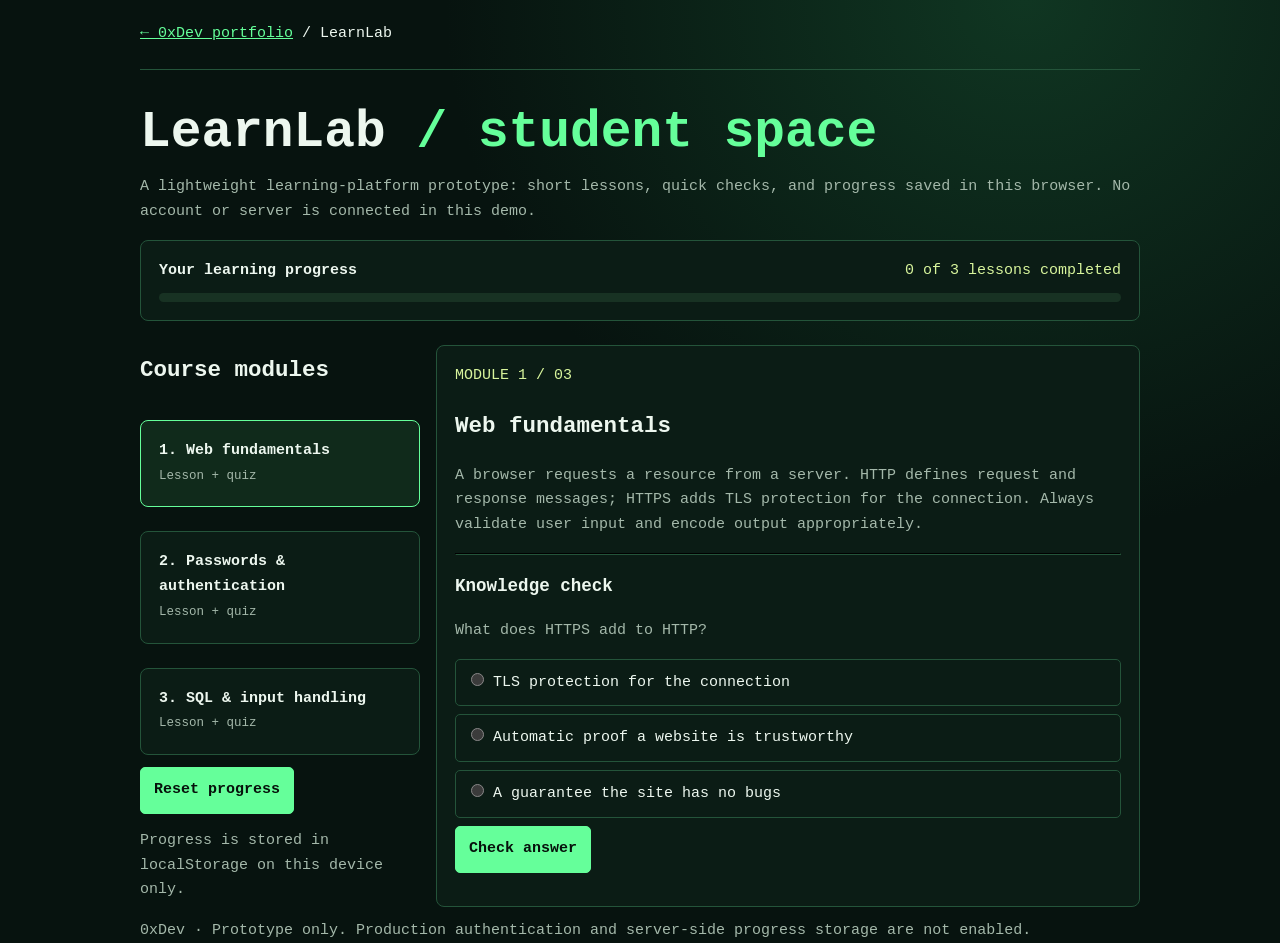
<file: projects/student-learning-platform/index.html>
<!doctype html>
<html lang="en"><head><meta charset="utf-8"><meta name="viewport" content="width=device-width,initial-scale=1"><meta name="theme-color" content="#07130f"><meta name="description" content="A small interactive learning platform prototype with lessons, quizzes, and local progress tracking."><title>LearnLab | 0xDev</title><style>
:root{color-scheme:dark;--bg:#07130f;--panel:#0b1c15;--line:#24543a;--green:#65ff9a;--muted:#a4b8aa;--text:#edf7ef;--amber:#d8f59c}*{box-sizing:border-box}body{margin:0;background:radial-gradient(ellipse at 80% 0%,#103622,transparent 40%),var(--bg);color:var(--text);font:15px/1.65 ui-monospace,Consolas,monospace}.wrap{max-width:1000px;width:calc(100% - 32px);margin:auto}.top{padding:22px 0;border-bottom:1px solid var(--line)}a{color:var(--green)}h1{font-size:clamp(2rem,6vw,3.2rem);line-height:1.1;margin:34px 0 12px}p,.muted{color:var(--muted)}.layout{display:grid;grid-template-columns:280px 1fr;gap:16px}.panel,.lesson{background:var(--panel);border:1px solid var(--line);border-radius:8px;padding:18px;margin:12px 0}.lesson{cursor:pointer;text-align:left;width:100%;color:var(--text);font:inherit}.lesson[aria-current=true]{border-color:var(--green);background:#102a1b}button{cursor:pointer;font:inherit;padding:10px 13px;border-radius:5px;border:1px solid var(--green);background:var(--green);color:#06110b;font-weight:800}.choice{display:block;padding:10px;border:1px solid var(--line);border-radius:5px;margin:8px 0;cursor:pointer}.choice input{margin-right:9px}.progress{height:9px;background:#183223;border-radius:99px;overflow:hidden}.progress span{display:block;height:100%;background:var(--green);width:0}.status{color:var(--amber)}@media(max-width:720px){.layout{grid-template-columns:1fr}}
</style></head><body><div class="wrap"><div class="top"><a href="../../index.html">← 0xDev portfolio</a> / LearnLab</div><main><h1>LearnLab <span style="color:var(--green)">/ student space</span></h1><p>A lightweight learning-platform prototype: short lessons, quick checks, and progress saved in this browser. No account or server is connected in this demo.</p><div class="panel"><div style="display:flex;justify-content:space-between;gap:10px;flex-wrap:wrap"><strong>Your learning progress</strong><span id="progressText" class="status">0 of 3 lessons completed</span></div><div class="progress" role="progressbar" aria-label="Course completion" aria-valuemin="0" aria-valuemax="3" aria-valuenow="0" style="margin-top:10px"><span id="bar"></span></div></div><div class="layout"><aside><h2>Course modules</h2><div id="lessonList"></div><button id="reset" type="button">Reset progress</button><p class="muted">Progress is stored in localStorage on this device only.</p></aside><section class="panel" id="content" aria-live="polite"></section></div></main><footer class="muted">0xDev · Prototype only. Production authentication and server-side progress storage are not enabled.</footer></div><script>
const lessons=[
{id:1,title:"Web fundamentals",body:"A browser requests a resource from a server. HTTP defines request and response messages; HTTPS adds TLS protection for the connection. Always validate user input and encode output appropriately.",q:"What does HTTPS add to HTTP?",options:["TLS protection for the connection","Automatic proof a website is trustworthy","A guarantee the site has no bugs"],answer:0,why:"HTTPS uses TLS to protect data in transit and authenticate the server certificate; it does not prove a site is safe."},
{id:2,title:"Passwords & authentication",body:"Authentication checks who a user is. Production systems should store passwords with a purpose-built password-hashing algorithm and unique salts, not reversible encryption or plain SHA-256.",q:"How should a production app store passwords?",options:["As plain text","Using a password-hashing algorithm such as Argon2id, scrypt, or bcrypt","In a Base64 string"],answer:1,why:"Password-hashing functions are designed to slow guessing attacks. Base64 is encoding, not protection."},
{id:3,title:"SQL & input handling",body:"Parameterized queries keep data separate from SQL instructions. Validate inputs on the server and enforce authorization for every protected resource.",q:"What is the best first defence against SQL injection?",options:["Concatenate input carefully","Hide the database name","Use parameterized queries"],answer:2,why:"Parameterized queries separate query structure from user-supplied values."}
];
const key="learnlab-progress-v1";function loadProgress(){try{const saved=JSON.parse(localStorage.getItem(key)||"[]");if(!Array.isArray(saved))return new Set();return new Set(saved.filter(id=>Number.isInteger(id)&&lessons.some(lesson=>lesson.id===id)))}catch{return new Set()}}let done=loadProgress();let active=1;
function renderList(){document.getElementById("lessonList").innerHTML=lessons.map(l=>'<button class="lesson" data-id="'+l.id+'" aria-current="'+(active===l.id)+'"><strong>'+l.id+'. '+l.title+'</strong><br><small class="muted">'+(done.has(l.id)?"✓ Completed":"Lesson + quiz")+'</small></button>').join("");document.querySelectorAll(".lesson").forEach(b=>b.onclick=()=>{active=Number(b.dataset.id);render()})}
function render(){renderList();const l=lessons.find(x=>x.id===active);document.getElementById("content").innerHTML='<span class="status">MODULE '+l.id+' / 03</span><h2>'+l.title+'</h2><p>'+l.body+'</p><hr style="border-color:var(--line)"><h3>Knowledge check</h3><p>'+l.q+'</p><form id="quiz">'+l.options.map((o,i)=>'<label class="choice"><input type="radio" name="answer" value="'+i+'" required>'+o+'</label>').join("")+'<button type="submit">Check answer</button></form><p id="feedback" aria-live="polite" class="muted"></p>'+(done.has(l.id)?'<p class="status">✓ This lesson is marked complete.</p>':"");document.getElementById("quiz").onsubmit=e=>{e.preventDefault();const chosen=Number(new FormData(e.target).get("answer"));const f=document.getElementById("feedback");if(chosen===l.answer){done.add(l.id);let saved=true;try{localStorage.setItem(key,JSON.stringify([...done]))}catch{saved=false}f.textContent=(saved?"Correct. ":"Correct. Browser storage is unavailable, so progress may not persist after you leave. ")+l.why;f.className="status";renderProgress();renderList()}else{f.textContent="Not quite. Try again. Hint: "+l.why;f.className="muted"}};renderProgress()}
function renderProgress(){const n=done.size;document.getElementById("progressText").textContent=n+" of "+lessons.length+" lessons completed";document.getElementById("bar").style.width=(n/lessons.length*100)+"%";document.querySelector('[role=progressbar]').setAttribute("aria-valuenow",n)}
document.getElementById("reset").onclick=()=>{done.clear();try{localStorage.removeItem(key)}catch{}render()};render();
</script></body></html>
</file>
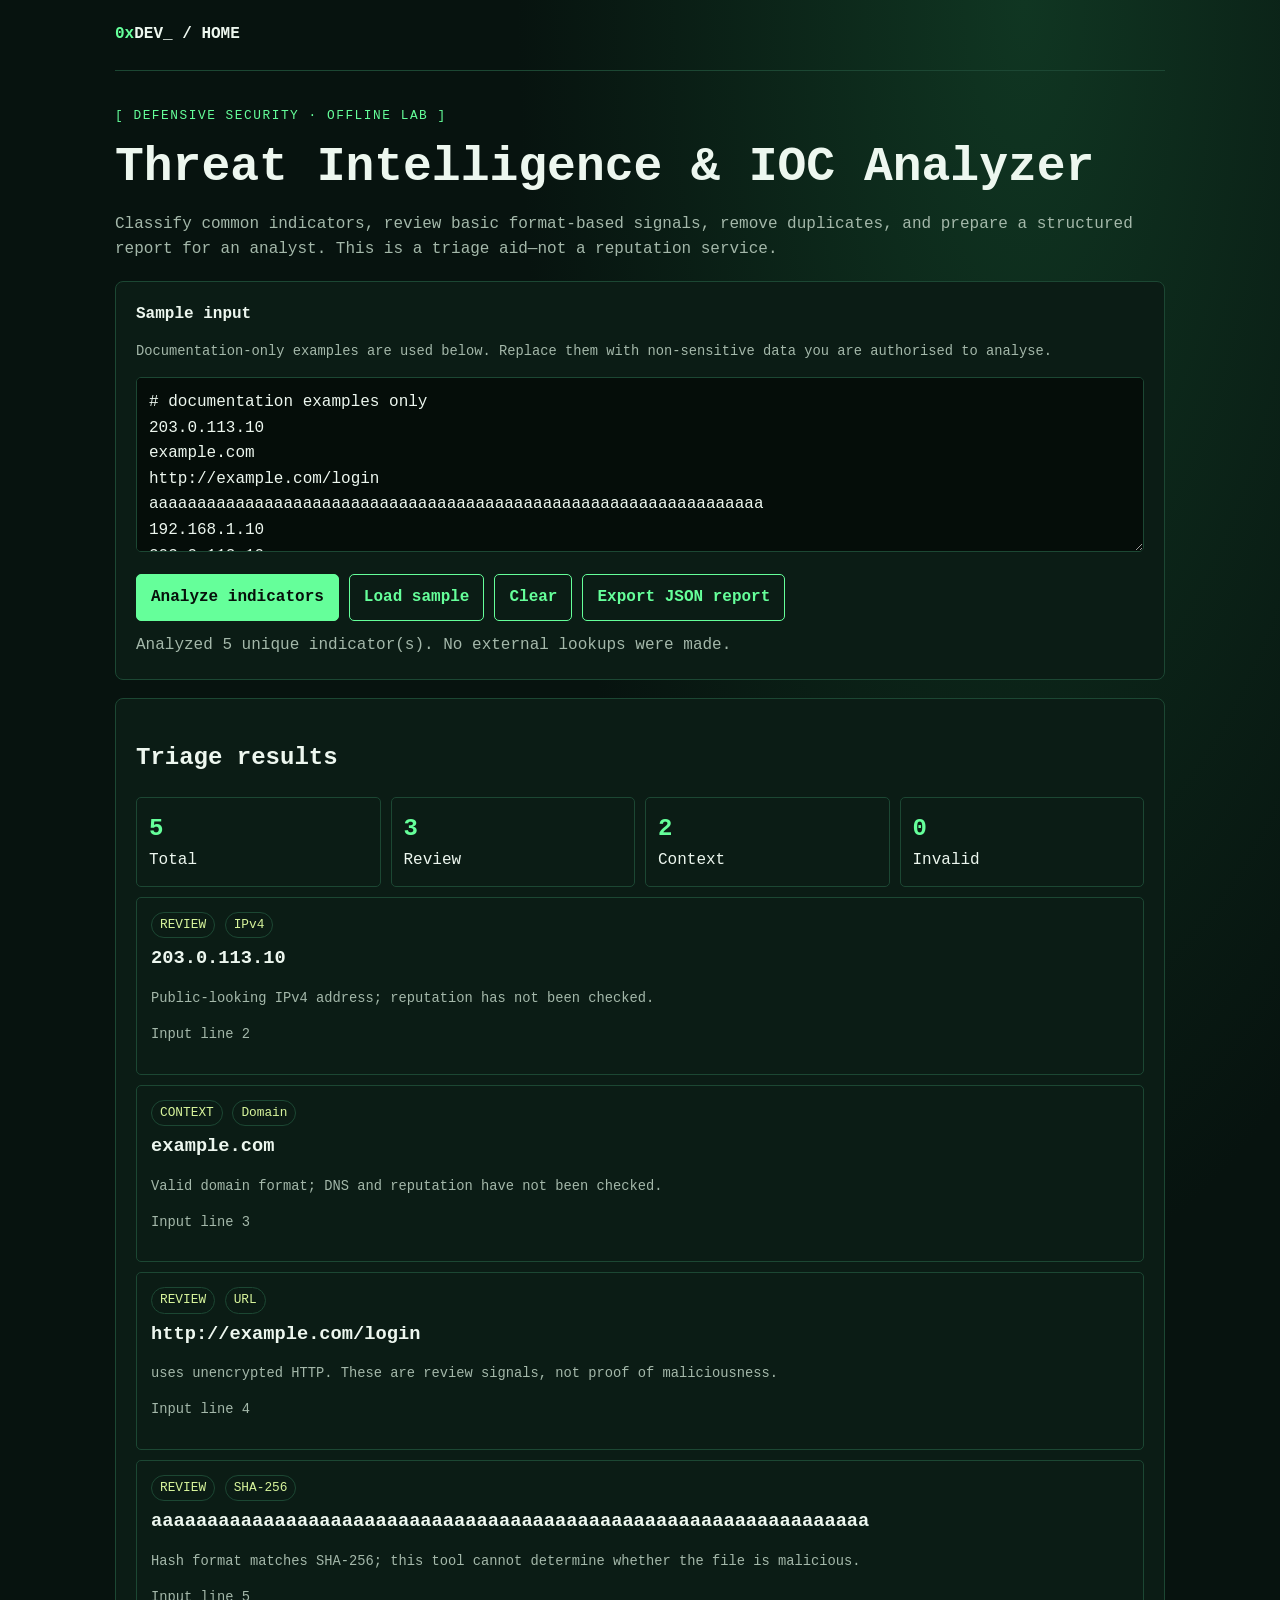
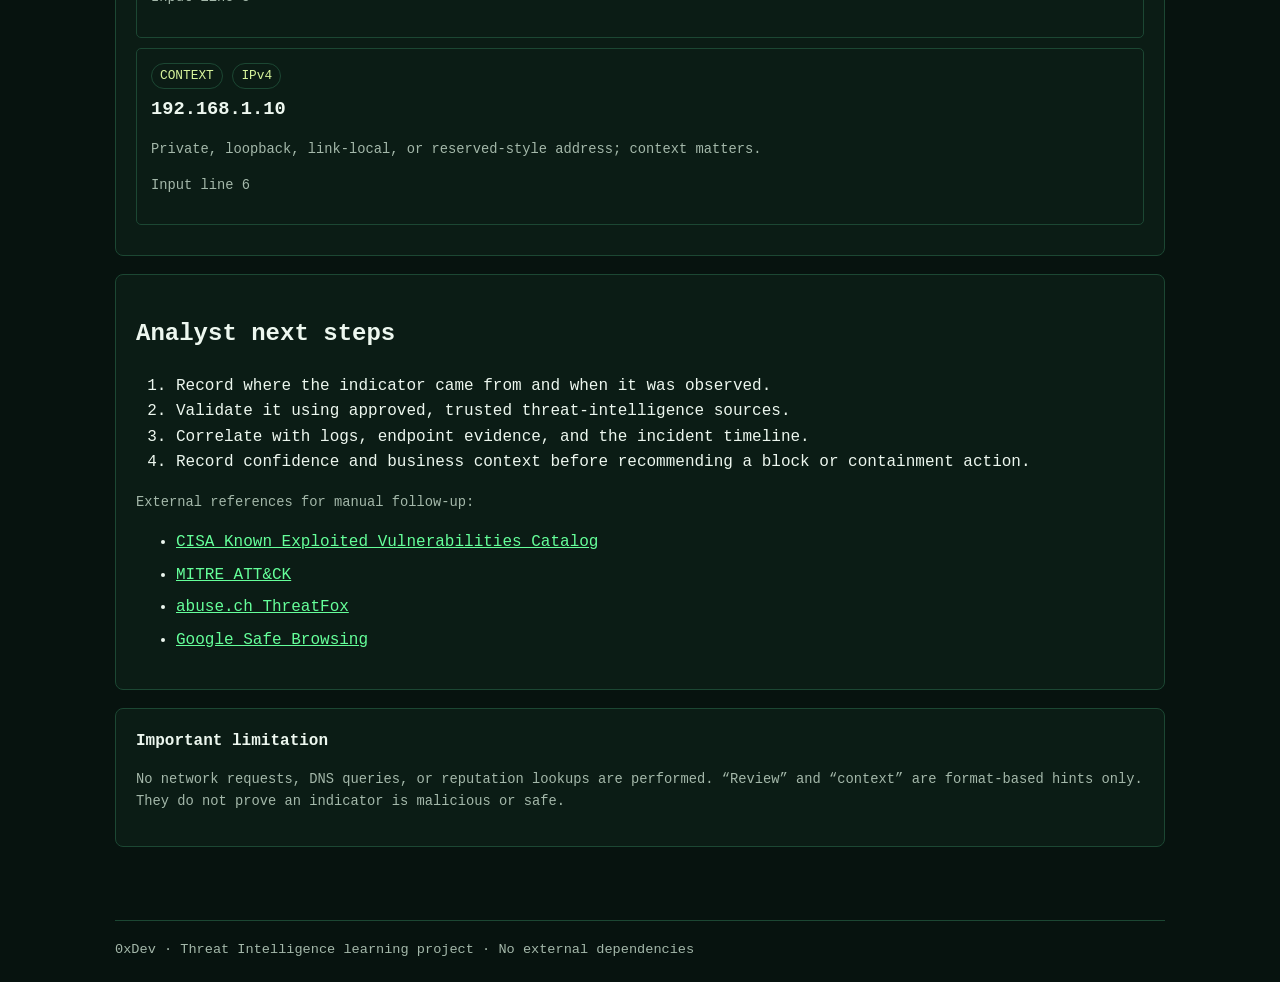
<file: projects/threat-intelligence-ioc-analyzer/index.html>
<!doctype html>
<html lang="en">
<head>
<meta charset="utf-8"><meta name="viewport" content="width=device-width, initial-scale=1">
<meta name="theme-color" content="#07130f"><meta name="description" content="Offline threat intelligence indicator triage lab with explanations and JSON export.">
<title>Threat Intelligence & IOC Analyzer | 0xDev</title>
<style>
:root{color-scheme:dark;--bg:#07130f;--panel:#0b1c15;--line:#1c4733;--green:#65ff9a;--muted:#a4b8aa;--text:#edf7ef;--amber:#d8f59c;--red:#ff9b91}
*{box-sizing:border-box}body{margin:0;background:radial-gradient(ellipse at 80% 0%,#103622 0,transparent 35%),var(--bg);color:var(--text);font:16px/1.6 ui-monospace,SFMono-Regular,Consolas,monospace}.wrap{width:min(1050px,calc(100% - 32px));margin:auto}a{color:var(--green)}header{padding:22px 0;border-bottom:1px solid var(--line)}.brand{text-decoration:none;color:var(--text);font-weight:bold}.brand b{color:var(--green)}main{padding:35px 0 55px}h1{line-height:1.15;font-size:clamp(1.8rem,5vw,3rem);margin:.3em 0}p,.muted{color:var(--muted)}.panel{border:1px solid var(--line);background:var(--panel);padding:20px;border-radius:8px;margin:18px 0}.eyebrow{color:var(--green);letter-spacing:.12em;text-transform:uppercase;font-size:.8rem}.actions{display:flex;gap:10px;flex-wrap:wrap;margin:12px 0}button{font:inherit;font-weight:bold;border:1px solid var(--green);background:transparent;color:var(--green);padding:10px 14px;border-radius:5px;cursor:pointer}button.primary{background:var(--green);color:#06110b}button:focus-visible,textarea:focus-visible,a:focus-visible{outline:2px solid var(--amber);outline-offset:3px}textarea{width:100%;min-height:175px;resize:vertical;background:#050d09;border:1px solid var(--line);color:var(--text);padding:12px;font:inherit;border-radius:5px}.stats{display:grid;grid-template-columns:repeat(4,minmax(0,1fr));gap:10px}.stat{border:1px solid var(--line);padding:12px;border-radius:5px}.stat strong{display:block;font-size:1.5rem;color:var(--green)}.result{border:1px solid var(--line);border-radius:5px;padding:14px;margin:10px 0;overflow-wrap:anywhere}.pill{display:inline-block;padding:2px 8px;border:1px solid var(--line);border-radius:99px;color:var(--amber);font-size:.8rem}.pill.invalid{color:var(--red)}.result h3{margin:6px 0}.small{font-size:.86rem}.refs li{margin:7px 0}footer{padding:18px 0;border-top:1px solid var(--line);color:var(--muted);font-size:.85rem}@media(max-width:600px){.stats{grid-template-columns:repeat(2,minmax(0,1fr))}.panel{padding:15px}}
</style>
</head>
<body><div class="wrap">
<header><a class="brand" href="../../index.html"><b>0x</b>DEV_ / HOME</a></header>
<main>
<div class="eyebrow">[ Defensive security · offline lab ]</div>
<h1>Threat Intelligence & IOC Analyzer</h1>
<p>Classify common indicators, review basic format-based signals, remove duplicates, and prepare a structured report for an analyst. This is a triage aid—not a reputation service.</p>
<div class="panel"><strong>Sample input</strong><p class="small">Documentation-only examples are used below. Replace them with non-sensitive data you are authorised to analyse.</p>
<textarea id="indicators" aria-label="Indicators, one per line"># documentation examples only
203.0.113.10
example.com
http://example.com/login
aaaaaaaaaaaaaaaaaaaaaaaaaaaaaaaaaaaaaaaaaaaaaaaaaaaaaaaaaaaaaaaa
192.168.1.10
203.0.113.10</textarea>
<div class="actions"><button class="primary" id="analyze">Analyze indicators</button><button id="sample">Load sample</button><button id="clear">Clear</button><button id="export" disabled>Export JSON report</button></div>
<div id="message" class="muted" role="status" aria-live="polite">Ready. Analysis runs locally in this browser.</div></div>
<section class="panel" aria-labelledby="results-title"><h2 id="results-title">Triage results</h2><div class="stats" id="stats"><div class="stat"><strong>—</strong>Total indicators</div><div class="stat"><strong>—</strong>Review</div><div class="stat"><strong>—</strong>Context</div><div class="stat"><strong>—</strong>Invalid</div></div><div id="results"><p class="muted">Select Analyze indicators to view results.</p></div></section>
<section class="panel"><h2>Analyst next steps</h2><ol><li>Record where the indicator came from and when it was observed.</li><li>Validate it using approved, trusted threat-intelligence sources.</li><li>Correlate with logs, endpoint evidence, and the incident timeline.</li><li>Record confidence and business context before recommending a block or containment action.</li></ol><p class="small">External references for manual follow-up:</p><ul class="refs"><li><a href="https://www.cisa.gov/known-exploited-vulnerabilities-catalog" target="_blank" rel="noopener noreferrer">CISA Known Exploited Vulnerabilities Catalog</a></li><li><a href="https://attack.mitre.org/" target="_blank" rel="noopener noreferrer">MITRE ATT&CK</a></li><li><a href="https://threatfox.abuse.ch/" target="_blank" rel="noopener noreferrer">abuse.ch ThreatFox</a></li><li><a href="https://safebrowsing.google.com/" target="_blank" rel="noopener noreferrer">Google Safe Browsing</a></li></ul></section>
<div class="panel"><strong>Important limitation</strong><p class="small">No network requests, DNS queries, or reputation lookups are performed. “Review” and “context” are format-based hints only. They do not prove an indicator is malicious or safe.</p></div>
</main><footer>0xDev · Threat Intelligence learning project · No external dependencies</footer></div>
<script src="analyzer.js"></script>
<script>
(function(){
const input=document.getElementById("indicators"),results=document.getElementById("results"),stats=document.getElementById("stats"),message=document.getElementById("message"),exportButton=document.getElementById("export");
let latest=null;
function escapeHTML(value){return String(value).replace(/[&<>"']/g,c=>({"&":"&amp;","<":"&lt;",">":"&gt;",'"':"&quot;","'":"&#39;"}[c]));}
function render(report){
latest=report;exportButton.disabled=false;
const count=report.counts;
stats.innerHTML=[["total",report.total],["review",count.review||0],["context",count.context||0],["invalid",count.invalid||0]].map(([label,value])=>'<div class="stat"><strong>'+value+'</strong>'+label.charAt(0).toUpperCase()+label.slice(1)+'</div>').join("");
if(!report.results.length){results.innerHTML="<p>No indicators found. Enter one indicator per line.</p>";}
else results.innerHTML=report.results.map(item=>'<article class="result"><span class="pill '+(item.risk==="invalid"?"invalid":"")+'">'+escapeHTML(item.risk.toUpperCase())+'</span> <span class="pill">'+escapeHTML(item.type)+'</span><h3>'+escapeHTML(item.value)+'</h3><p class="small">'+escapeHTML(item.reason)+'</p><p class="small muted">Input line '+item.line+'</p></article>').join("");
message.textContent="Analyzed "+report.total+" unique indicator(s). No external lookups were made.";
}
document.getElementById("analyze").addEventListener("click",()=>render(IOCAnalyzer.analyze(input.value)));
document.getElementById("sample").addEventListener("click",()=>{input.value="# documentation examples only\n203.0.113.10\nexample.com\nhttp://example.com/login\n"+"a".repeat(64)+"\n192.168.1.10\n203.0.113.10";message.textContent="Sample loaded. Select Analyze indicators.";});
document.getElementById("clear").addEventListener("click",()=>{input.value="";latest=null;exportButton.disabled=true;results.innerHTML="<p class=\"muted\">Select Analyze indicators to view results.</p>";stats.innerHTML='<div class="stat"><strong>—</strong>Total indicators</div><div class="stat"><strong>—</strong>Review</div><div class="stat"><strong>—</strong>Context</div><div class="stat"><strong>—</strong>Invalid</div>';message.textContent="Cleared. Analysis runs locally in this browser.";});
exportButton.addEventListener("click",()=>{if(!latest)return;const blob=new Blob([JSON.stringify(latest,null,2)],{type:"application/json"});const url=URL.createObjectURL(blob);const a=document.createElement("a");a.href=url;a.download="ioc-analysis-report.json";a.click();URL.revokeObjectURL(url);message.textContent="JSON report prepared for download.";});
render(IOCAnalyzer.analyze(input.value));
})();
</script></body></html>
</file>
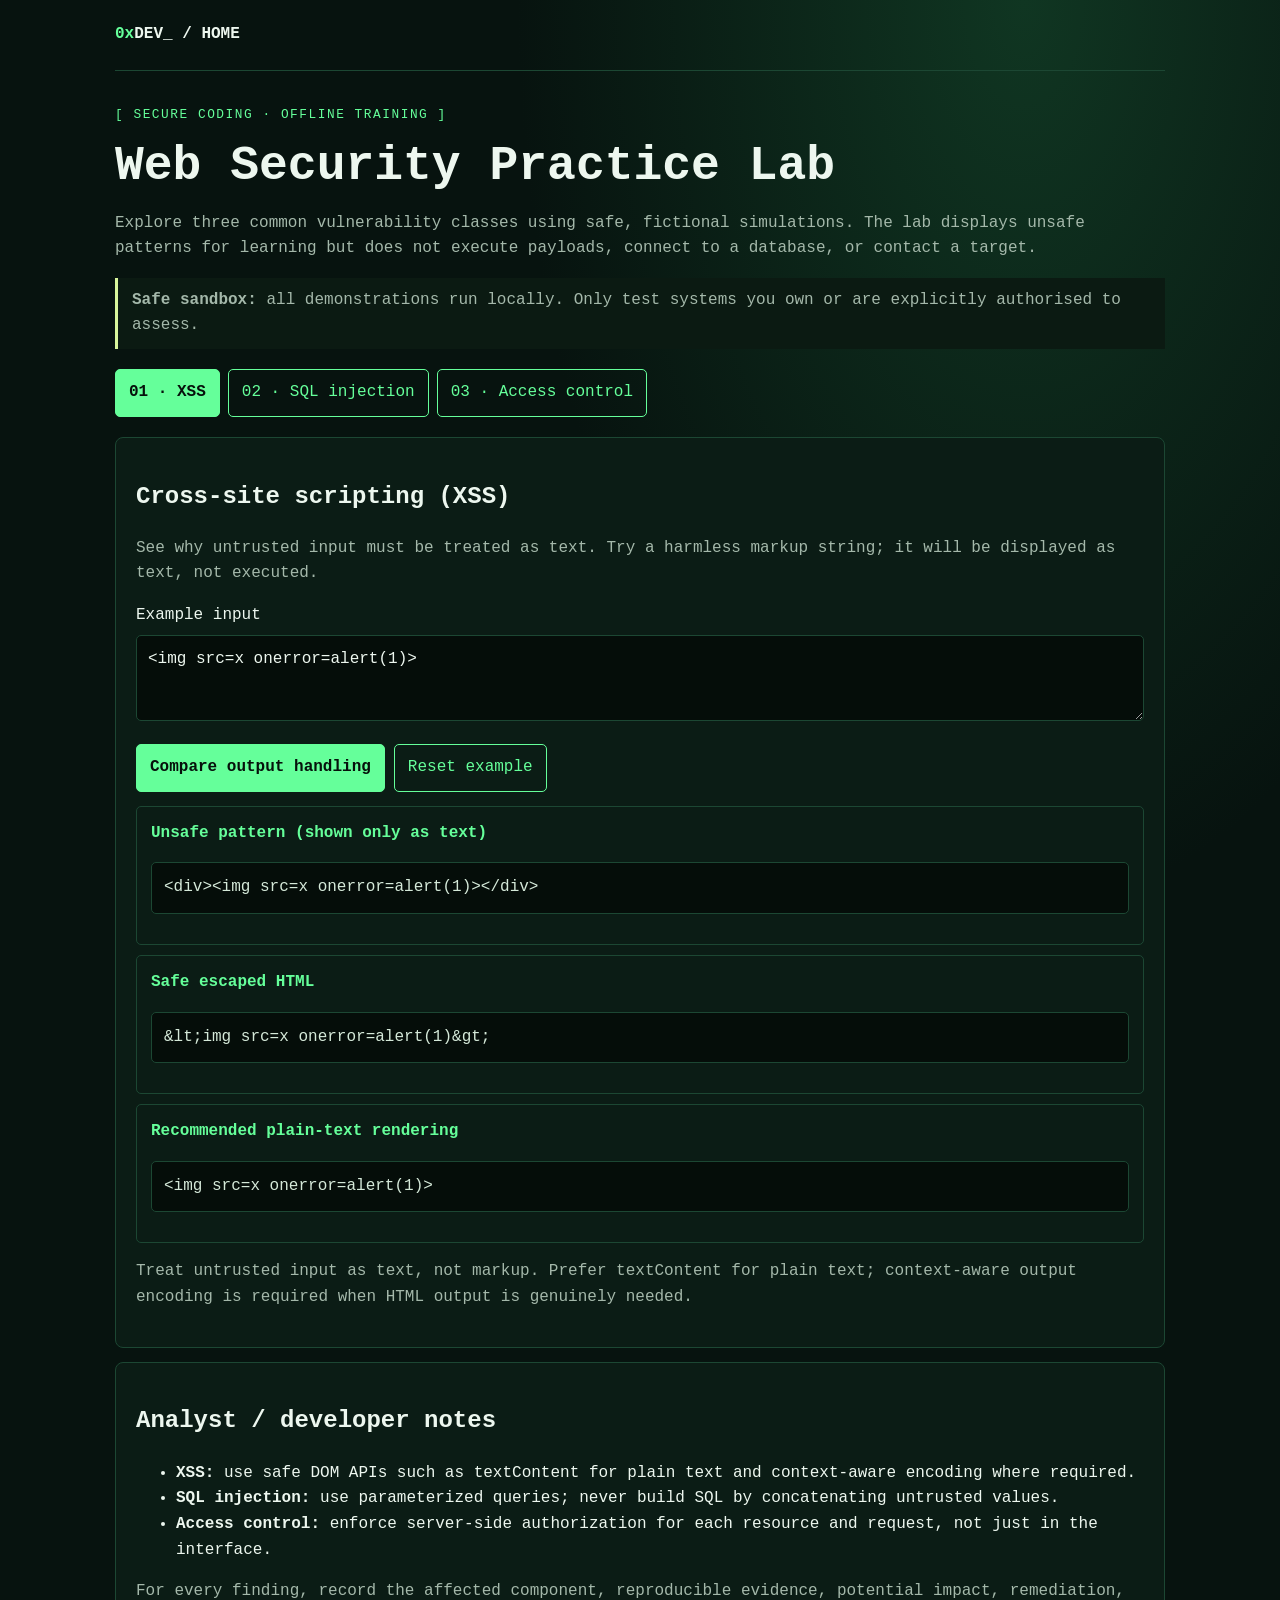
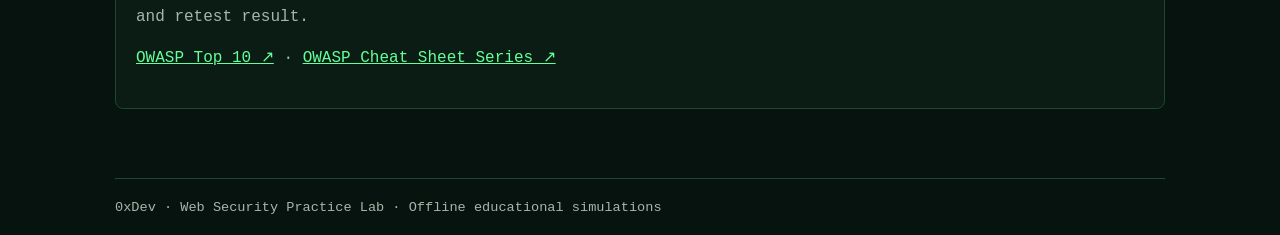
<file: projects/web-security-practice-lab/index.html>
<!doctype html>
<html lang="en"><head><meta charset="utf-8"><meta name="viewport" content="width=device-width,initial-scale=1"><meta name="theme-color" content="#07130f"><meta name="description" content="Offline web security training lab for XSS, SQL injection, and access control."><title>Web Security Practice Lab | 0xDev</title>
<style>
:root{color-scheme:dark;--bg:#07130f;--panel:#0b1c15;--line:#1c4733;--green:#65ff9a;--muted:#a4b8aa;--text:#edf7ef;--amber:#d8f59c;--red:#ff9b91}*{box-sizing:border-box}body{margin:0;background:radial-gradient(ellipse at 80% 0%,#103622 0,transparent 35%),var(--bg);color:var(--text);font:16px/1.6 ui-monospace,SFMono-Regular,Consolas,monospace}.wrap{width:min(1050px,calc(100% - 32px));margin:auto}header{padding:22px 0;border-bottom:1px solid var(--line)}a{color:var(--green)}.brand{color:var(--text);text-decoration:none;font-weight:bold}.brand b,.eyebrow{color:var(--green)}main{padding:34px 0 55px}h1{font-size:clamp(1.9rem,5vw,3rem);line-height:1.15;margin:.3em 0}p,.muted{color:var(--muted)}.eyebrow{text-transform:uppercase;letter-spacing:.12em;font-size:.8rem}.tabs{display:flex;gap:8px;flex-wrap:wrap;margin:20px 0}.tabs button,button{font:inherit;padding:10px 13px;border:1px solid var(--green);border-radius:5px;background:transparent;color:var(--green);cursor:pointer}.tabs button[aria-selected=true],button.primary{background:var(--green);color:#06110b;font-weight:bold}.panel{border:1px solid var(--line);background:var(--panel);padding:20px;border-radius:8px;margin:14px 0}label{display:block;margin:12px 0 6px}input,select,textarea{width:100%;padding:11px;background:#050d09;color:var(--text);border:1px solid var(--line);border-radius:5px;font:inherit}textarea{min-height:86px;resize:vertical}.actions{display:flex;gap:9px;flex-wrap:wrap;margin:14px 0}.output{border:1px solid var(--line);padding:14px;border-radius:5px;margin:10px 0;overflow-wrap:anywhere}.output strong{color:var(--green)}pre{white-space:pre-wrap;overflow-wrap:anywhere;background:#050d09;border:1px solid var(--line);padding:12px;border-radius:5px;color:#d5e9d9}.callout{border-left:3px solid var(--amber);padding:10px 14px;background:#0b1a12;color:var(--muted)}.hidden{display:none}footer{border-top:1px solid var(--line);padding:18px 0;color:var(--muted);font-size:.85rem}@media(max-width:600px){.panel{padding:15px}}
</style></head><body><div class="wrap"><header><a class="brand" href="../../index.html"><b>0x</b>DEV_ / HOME</a></header><main><div class="eyebrow">[ Secure coding · offline training ]</div><h1>Web Security Practice Lab</h1><p>Explore three common vulnerability classes using safe, fictional simulations. The lab displays unsafe patterns for learning but does not execute payloads, connect to a database, or contact a target.</p>
<div class="callout"><strong>Safe sandbox:</strong> all demonstrations run locally. Only test systems you own or are explicitly authorised to assess.</div>
<div class="tabs" role="tablist" aria-label="Security exercises"><button role="tab" id="tab-xss" aria-controls="panel-xss" aria-selected="true" data-tab="xss">01 · XSS</button><button role="tab" id="tab-sql" aria-controls="panel-sql" aria-selected="false" data-tab="sql">02 · SQL injection</button><button role="tab" id="tab-access" aria-controls="panel-access" aria-selected="false" data-tab="access">03 · Access control</button></div>
<section class="panel" id="panel-xss" role="tabpanel" aria-labelledby="tab-xss"><h2>Cross-site scripting (XSS)</h2><p>See why untrusted input must be treated as text. Try a harmless markup string; it will be displayed as text, not executed.</p><label for="xss-input">Example input</label><textarea id="xss-input">&lt;img src=x onerror=alert(1)&gt;</textarea><div class="actions"><button class="primary" id="run-xss">Compare output handling</button><button id="reset-xss">Reset example</button></div><div id="xss-result" aria-live="polite"></div></section>
<section class="panel hidden" id="panel-sql" role="tabpanel" aria-labelledby="tab-sql"><h2>SQL injection</h2><p>Inspect how string concatenation can alter a query. This is a text-only illustration; the query is never sent to a database.</p><label for="sql-input">Fictional username input</label><input id="sql-input" value="' OR '1'='1" autocomplete="off"><div class="actions"><button class="primary" id="run-sql">Compare query patterns</button><button id="reset-sql">Reset example</button></div><div id="sql-result" aria-live="polite"></div></section>
<section class="panel hidden" id="panel-access" role="tabpanel" aria-labelledby="tab-access"><h2>Broken access control / IDOR</h2><p>Choose a fictional signed-in user and a report ID. Compare a deliberately weak illustrative decision with an ownership check.</p><label for="access-user">Fictional user</label><select id="access-user"><option value="alice">alice</option><option value="bob">bob</option><option value="mallory">mallory</option></select><label for="access-resource">Requested report</label><select id="access-resource"><option value="report-101">report-101 (Alice's report)</option><option value="report-202">report-202 (Bob's report)</option><option value="report-999">report-999 (not found)</option></select><div class="actions"><button class="primary" id="run-access">Check access</button></div><div id="access-result" aria-live="polite"></div></section>
<section class="panel"><h2>Analyst / developer notes</h2><ul><li><strong>XSS:</strong> use safe DOM APIs such as <code>textContent</code> for plain text and context-aware encoding where required.</li><li><strong>SQL injection:</strong> use parameterized queries; never build SQL by concatenating untrusted values.</li><li><strong>Access control:</strong> enforce server-side authorization for each resource and request, not just in the interface.</li></ul><p>For every finding, record the affected component, reproducible evidence, potential impact, remediation, and retest result.</p><p><a href="https://owasp.org/www-project-top-ten/" target="_blank" rel="noopener noreferrer">OWASP Top 10 ↗</a> · <a href="https://cheatsheetseries.owasp.org/" target="_blank" rel="noopener noreferrer">OWASP Cheat Sheet Series ↗</a></p></section>
</main><footer>0xDev · Web Security Practice Lab · Offline educational simulations</footer></div>
<script src="lab.js"></script><script>
(function(){
const $=id=>document.getElementById(id);
function esc(s){return WebSecurityLab.escapeHTML(s);}
function show(id,html){$(id).innerHTML=html;}
document.querySelectorAll("[data-tab]").forEach(btn=>btn.addEventListener("click",()=>{document.querySelectorAll("[data-tab]").forEach(b=>b.setAttribute("aria-selected",String(b===btn)));document.querySelectorAll('[role="tabpanel"]').forEach(p=>p.classList.toggle("hidden",p.id!=="panel-"+btn.dataset.tab));}));
function runXSS(){const r=WebSecurityLab.simulateXSS($("xss-input").value);show("xss-result",'<div class="output"><strong>Unsafe pattern (shown only as text)</strong><pre>'+esc(r.unsafeExample)+'</pre></div><div class="output"><strong>Safe escaped HTML</strong><pre>'+esc(r.safeHTML)+'</pre></div><div class="output"><strong>Recommended plain-text rendering</strong><pre>'+esc(r.safeRenderedText)+'</pre></div><p>'+esc(r.lesson)+'</p>');}
function runSQL(){const r=WebSecurityLab.simulateSQL($("sql-input").value);show("sql-result",'<div class="output"><strong>Unsafe string-building illustration — not executed</strong><pre>'+esc(r.unsafeIllustration)+'</pre></div><div class="output"><strong>Safer parameterized query pattern</strong><pre>'+esc(r.safeQuery)+'\nParameters: '+esc(JSON.stringify(r.parameters))+'</pre></div><p>'+esc(r.lesson)+'</p>');}
function runAccess(){const r=WebSecurityLab.simulateAccessControl($("access-user").value,$("access-resource").value);show("access-result",'<div class="output"><strong>Insecure illustrative decision</strong><p>'+esc(r.unsafeIllustration.decision.toUpperCase())+' — '+esc(r.unsafeIllustration.reason)+'</p></div><div class="output"><strong>Ownership-check result</strong><p>'+esc(r.secureDecision.decision.toUpperCase())+' — '+esc(r.secureDecision.reason)+'</p></div><p>'+esc(r.lesson||"Only the resource owner should access this fictional report.")+'</p>');}
$("run-xss").addEventListener("click",runXSS);$("reset-xss").addEventListener("click",()=>{$("xss-input").value='<img src=x onerror=alert(1)>';runXSS();});
$("run-sql").addEventListener("click",runSQL);$("reset-sql").addEventListener("click",()=>{$("sql-input").value="' OR '1'='1";runSQL();});
$("run-access").addEventListener("click",runAccess);runXSS();runSQL();runAccess();
})();
</script></body></html>
</file>
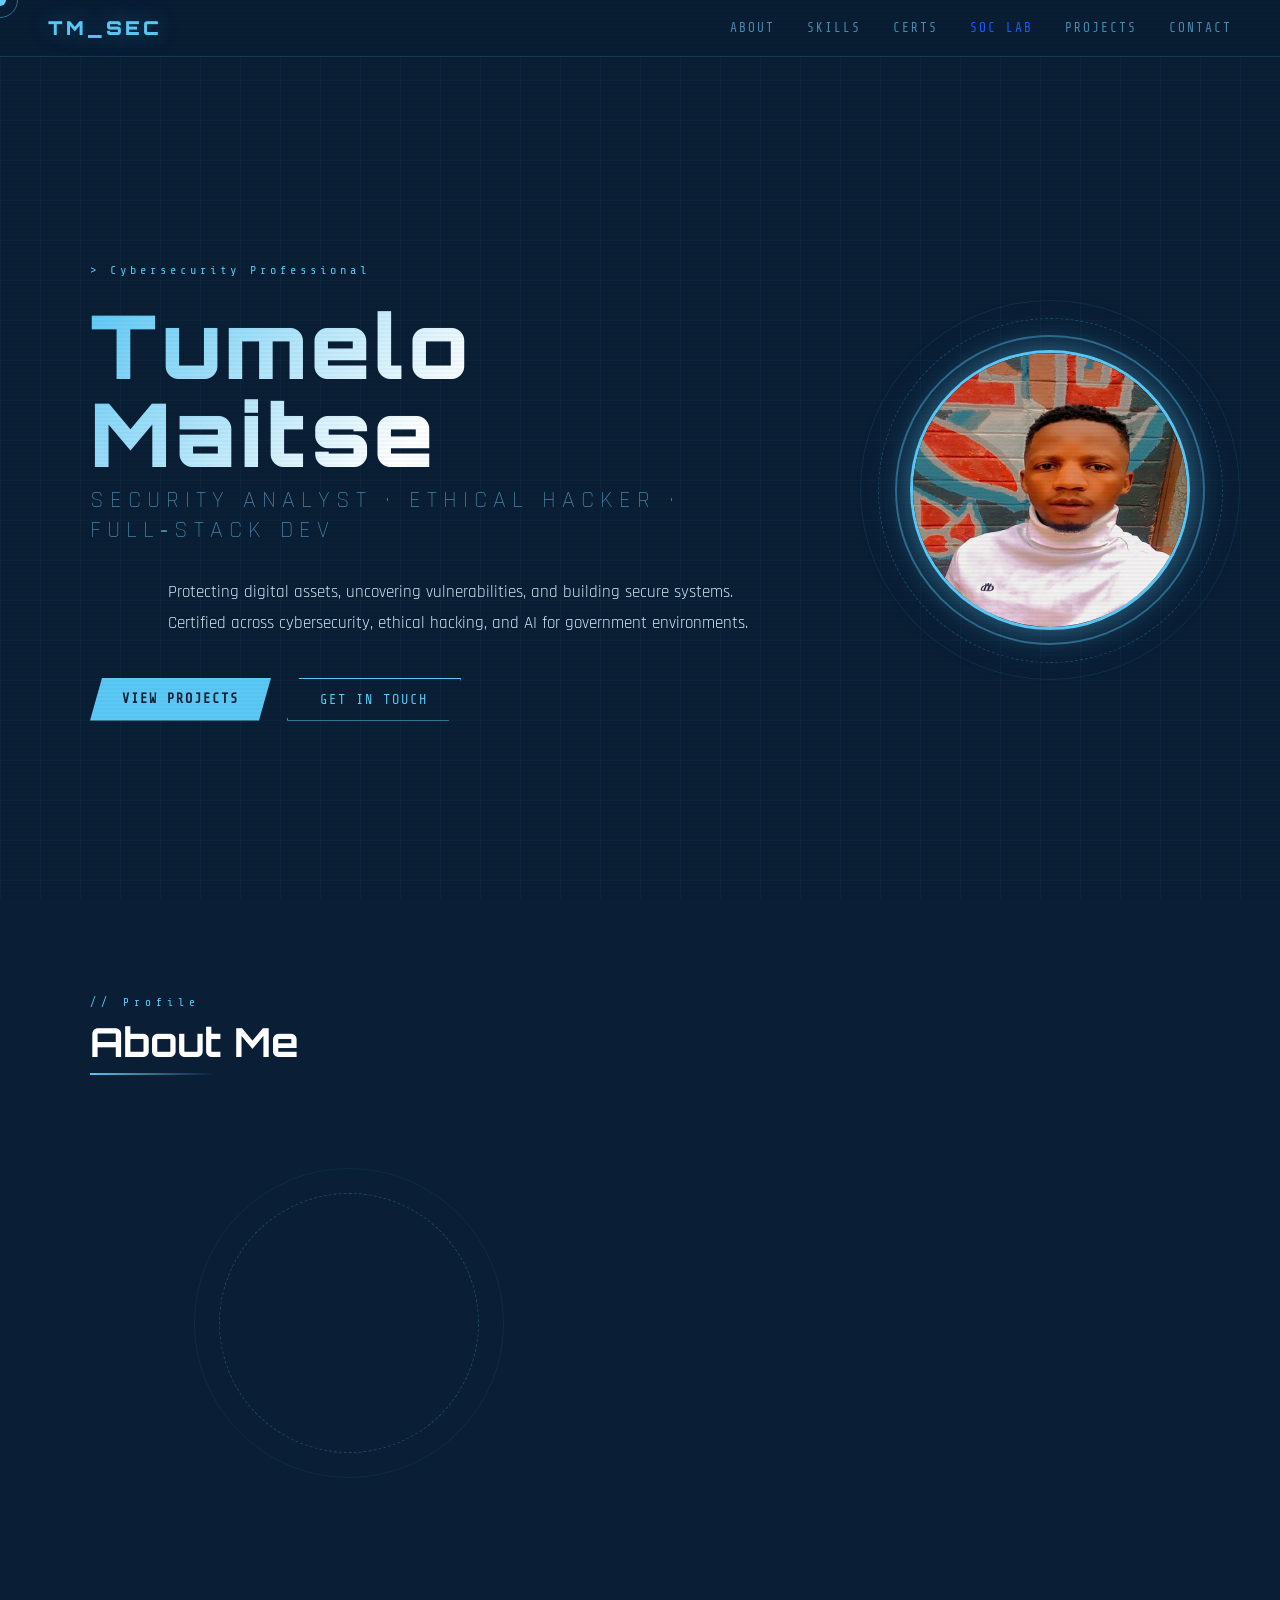
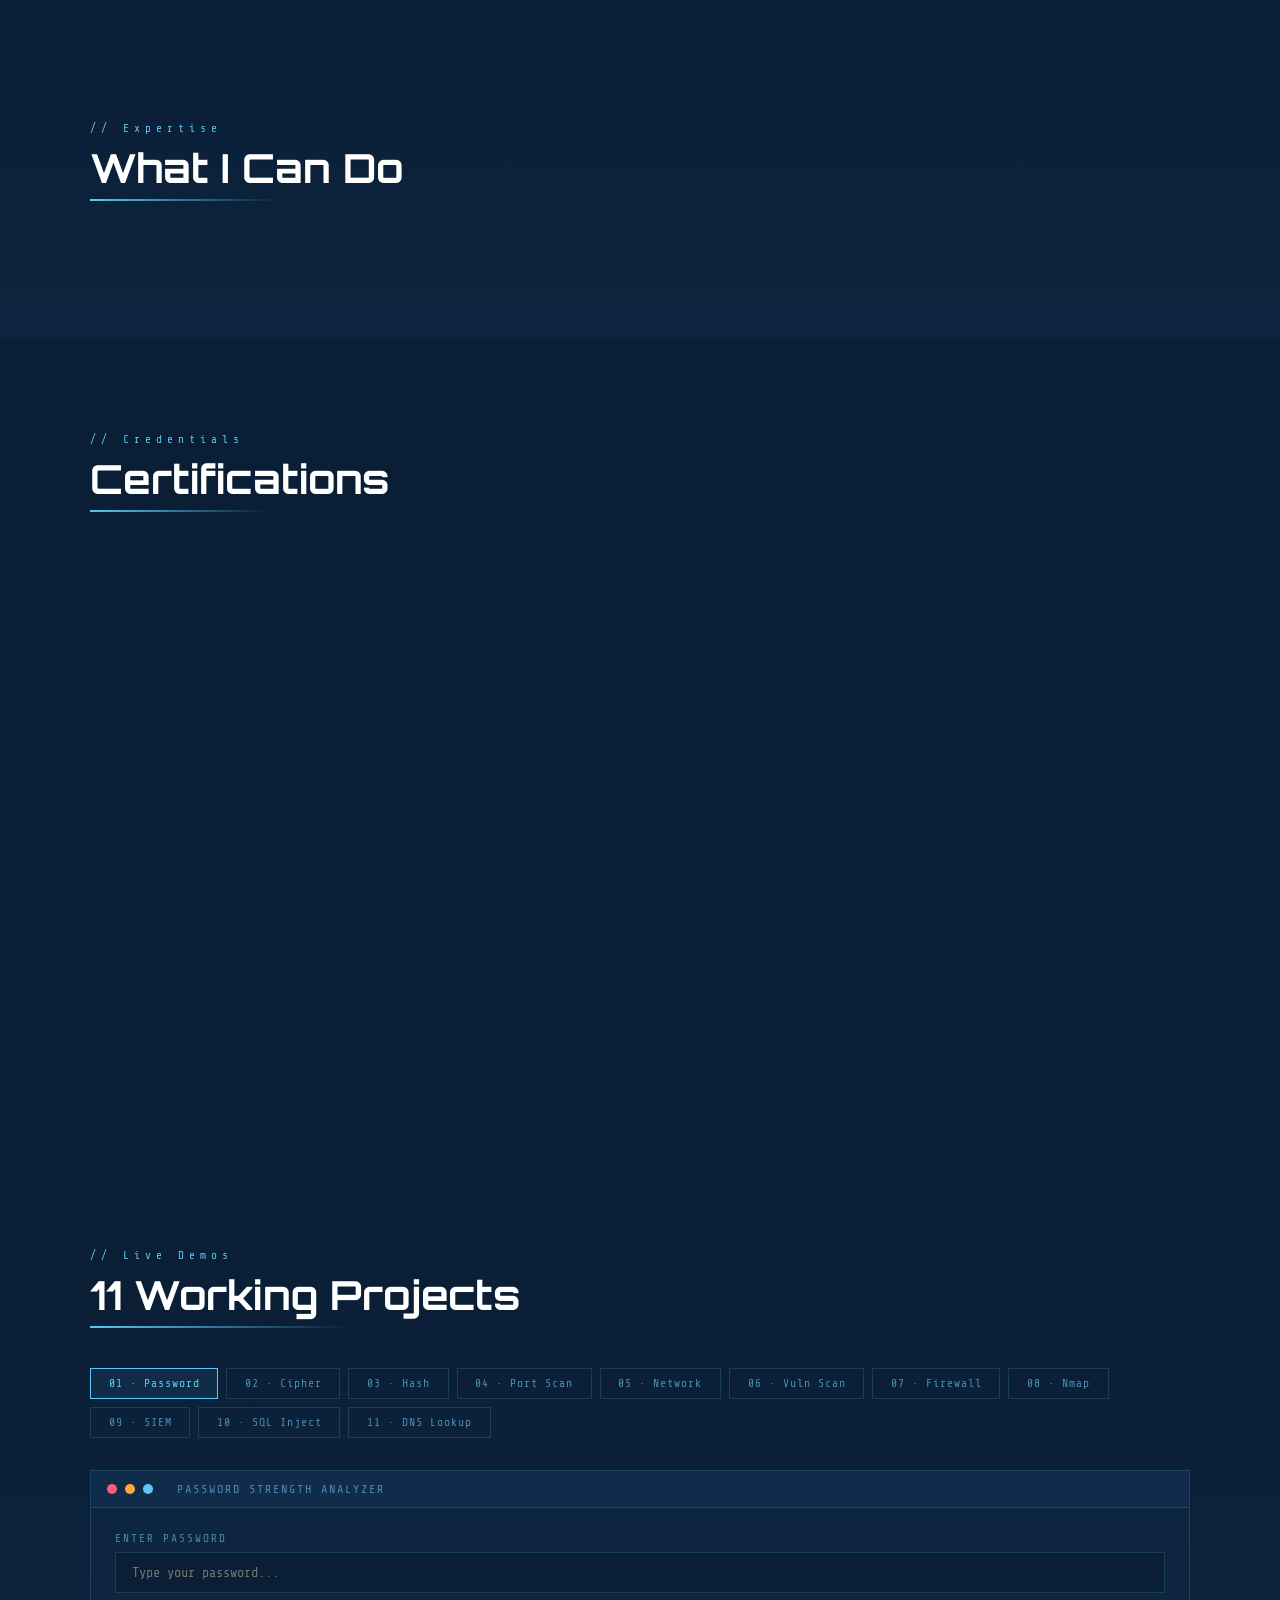
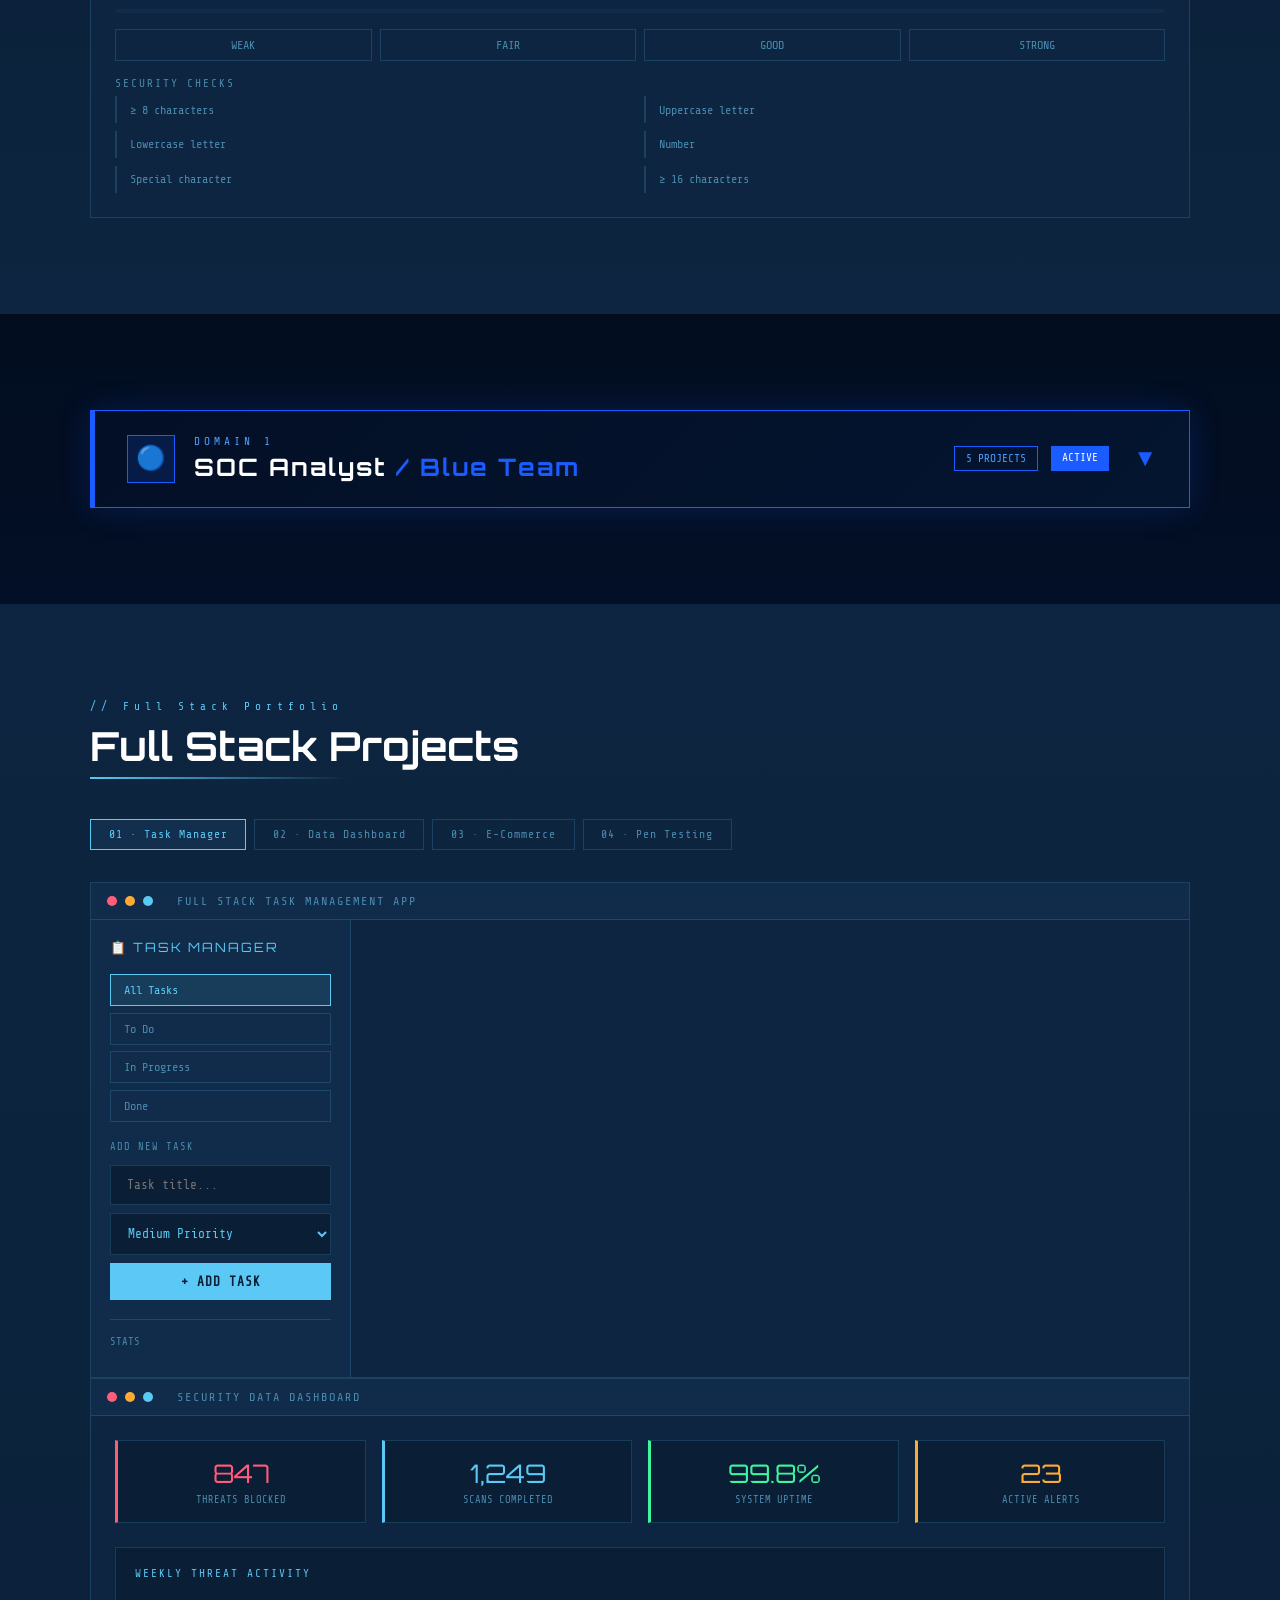
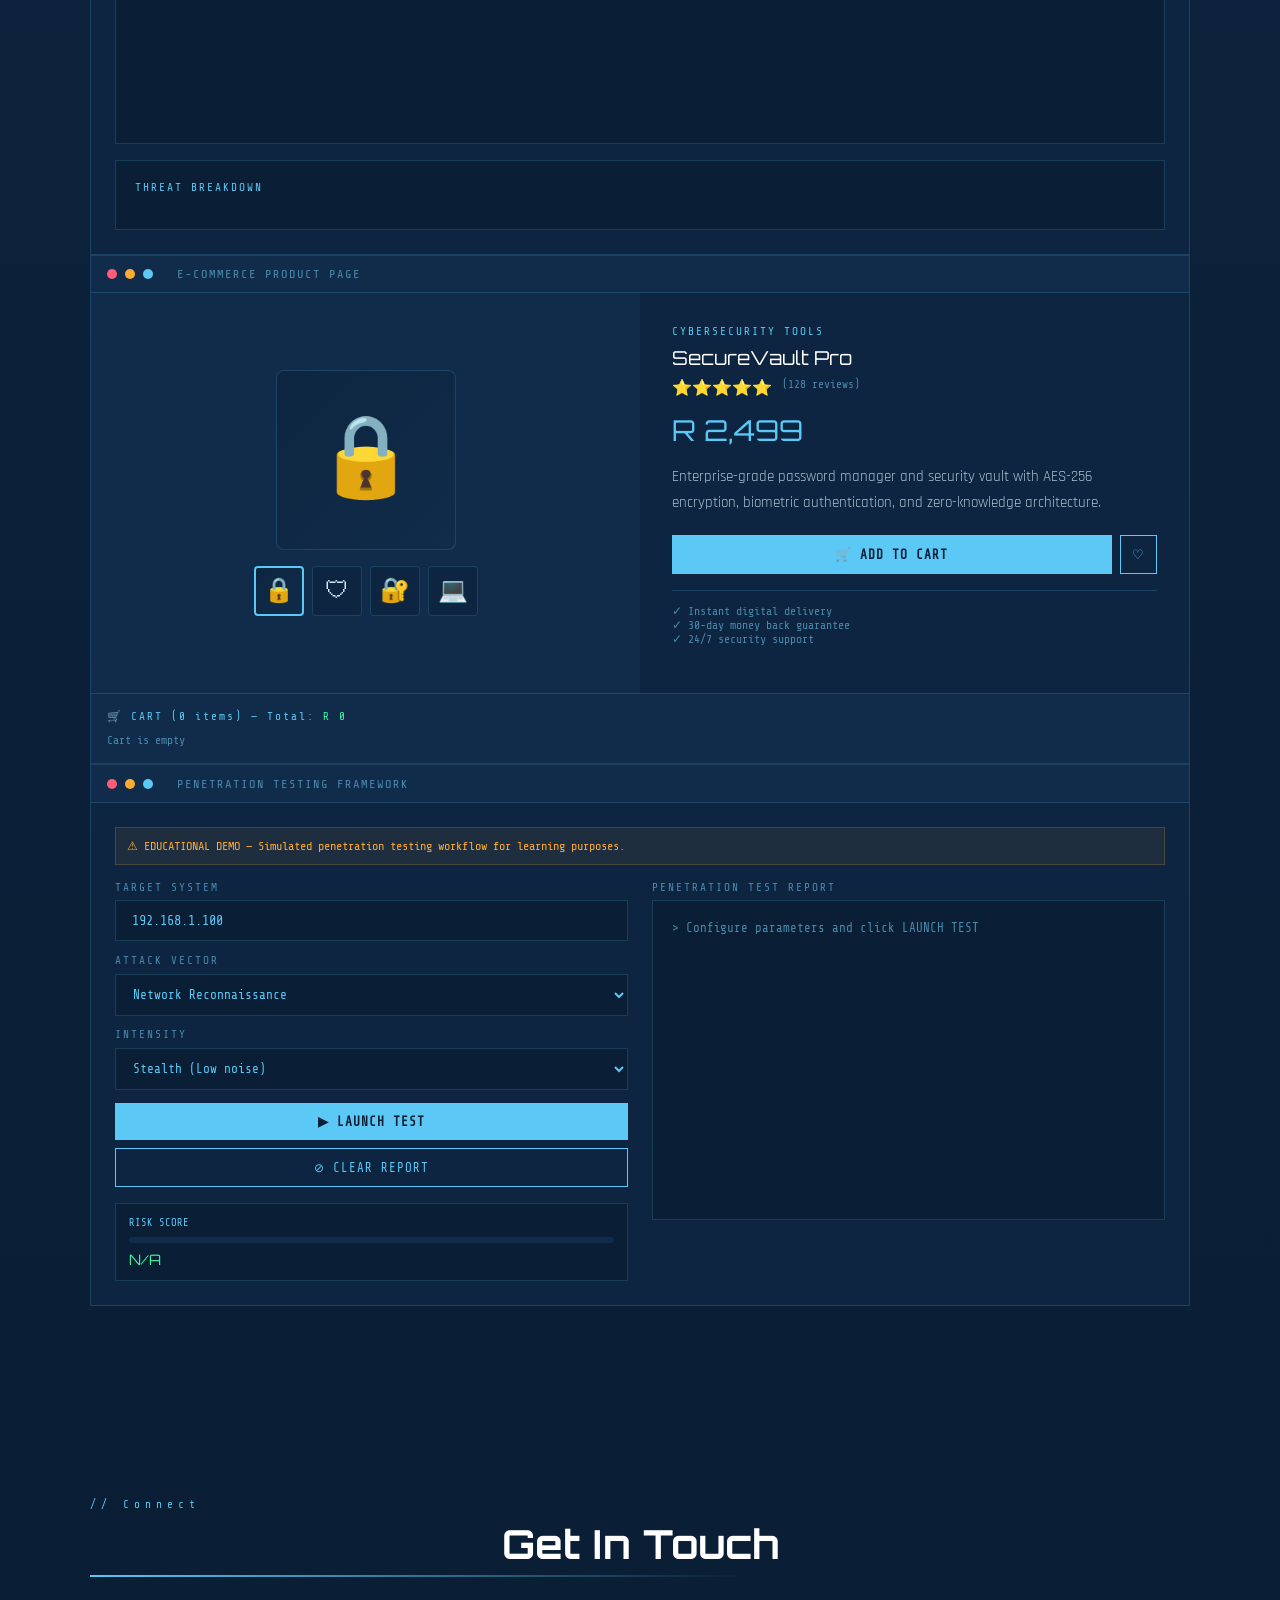
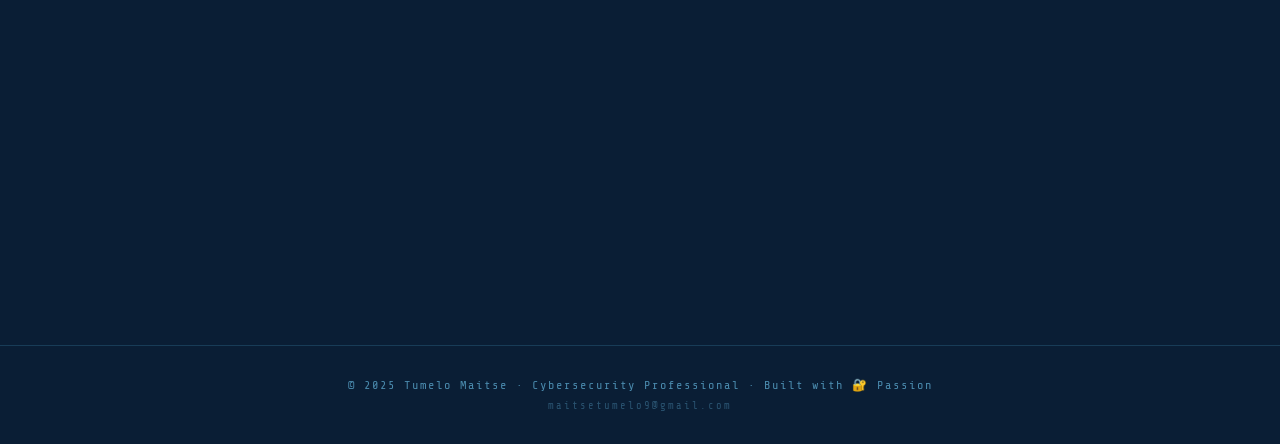
<file: tumelo-portfolio.html>
<!DOCTYPE html>
<html lang="en">
<head>
<meta charset="UTF-8"/>
<meta name="viewport" content="width=device-width, initial-scale=1.0"/>
<title>Tumelo Maitse | Cybersecurity Professional</title>
<link href="https://fonts.googleapis.com/css2?family=Share+Tech+Mono&family=Orbitron:wght@400;700;900&family=Rajdhani:wght@300;400;600;700&display=swap" rel="stylesheet"/>
<style>
:root{
  --bg:#0a1e35;
  --bg2:#0d2540;
  --bg3:#102c4a;
  --accent:#5bc8f5;
  --accent2:#87ceeb;
  --green:#3ef5a0;
  --red:#ff5c7a;
  --orange:#ffaa33;
  --yellow:#ffe566;
  --text:#d0eaf8;
  --muted:#4a8aad;
  --border:rgba(91,200,245,0.18);
  --glow:0 0 22px rgba(91,200,245,0.35);
  --glow2:0 0 45px rgba(91,200,245,0.18);
}
*{margin:0;padding:0;box-sizing:border-box;}
html{scroll-behavior:smooth;}
body{background:var(--bg);color:var(--text);font-family:'Rajdhani',sans-serif;overflow-x:hidden;cursor:none;}
.cursor{position:fixed;width:12px;height:12px;background:var(--accent);border-radius:50%;pointer-events:none;z-index:9999;transform:translate(-50%,-50%);mix-blend-mode:screen;}
.cursor-ring{position:fixed;width:36px;height:36px;border:1px solid var(--accent);border-radius:50%;pointer-events:none;z-index:9998;transform:translate(-50%,-50%);opacity:.5;}
body::before{content:'';position:fixed;top:0;left:0;width:100%;height:100%;background:repeating-linear-gradient(0deg,transparent,transparent 2px,rgba(0,0,0,0.025) 2px,rgba(0,0,0,0.025) 4px);pointer-events:none;z-index:9997;}
body::after{content:'';position:fixed;top:0;left:0;width:100%;height:100%;background-image:linear-gradient(rgba(91,200,245,0.04) 1px,transparent 1px),linear-gradient(90deg,rgba(91,200,245,0.04) 1px,transparent 1px);background-size:40px 40px;pointer-events:none;z-index:0;}

/* NAV */
nav{position:fixed;top:0;left:0;right:0;z-index:1000;display:flex;align-items:center;justify-content:space-between;padding:1rem 3rem;background:rgba(10,30,53,0.92);backdrop-filter:blur(14px);border-bottom:1px solid var(--border);}
.nav-logo{font-family:'Orbitron',monospace;font-weight:900;font-size:1.2rem;color:var(--accent);letter-spacing:3px;text-shadow:var(--glow);}
.nav-links{display:flex;gap:2rem;}
.nav-links a{color:var(--muted);font-family:'Share Tech Mono',monospace;font-size:.8rem;letter-spacing:2px;text-decoration:none;text-transform:uppercase;transition:color .3s;}
.nav-links a:hover{color:var(--accent);}

/* HERO */
.hero{min-height:100vh;display:flex;align-items:center;justify-content:center;position:relative;overflow:hidden;padding:6rem 2rem 2rem;}
.hero-content{text-align:center;position:relative;z-index:2;}
.hero-tag{font-family:'Share Tech Mono',monospace;font-size:.75rem;letter-spacing:4px;color:var(--accent);margin-bottom:1.5rem;display:inline-block;animation:fadeUp .8s ease both;}
.hero-tag::before{content:'> ';}
.hero-name{font-family:'Orbitron',monospace;font-weight:900;font-size:clamp(2.5rem,8vw,5.5rem);line-height:1;letter-spacing:4px;background:linear-gradient(135deg,var(--accent),#fff 50%,var(--accent2));-webkit-background-clip:text;-webkit-text-fill-color:transparent;background-clip:text;animation:fadeUp .8s .2s ease both;margin-bottom:.5rem;}
.hero-title{font-size:clamp(1rem,3vw,1.5rem);letter-spacing:6px;color:var(--muted);font-weight:300;animation:fadeUp .8s .4s ease both;margin-bottom:2rem;text-transform:uppercase;}
.hero-desc{max-width:600px;margin:0 auto 2.5rem;font-size:1.05rem;color:var(--text);opacity:.8;line-height:1.8;animation:fadeUp .8s .5s ease both;}
.hero-btns{display:flex;gap:1rem;justify-content:center;flex-wrap:wrap;animation:fadeUp .8s .6s ease both;}
.btn{padding:.8rem 2rem;border:none;cursor:none;font-family:'Share Tech Mono',monospace;font-size:.85rem;letter-spacing:2px;text-decoration:none;text-transform:uppercase;transition:all .3s;clip-path:polygon(12px 0,100% 0,calc(100% - 12px) 100%,0 100%);}
.btn-primary{background:var(--accent);color:var(--bg);font-weight:700;}
.btn-primary:hover{background:#fff;box-shadow:0 0 30px var(--accent);}
.btn-outline{background:transparent;color:var(--accent);border:1px solid var(--accent);}
.btn-outline:hover{background:rgba(91,200,245,.1);}

/* HERO PHOTO */
.hero{padding-top:7rem;}
.hero-flex{display:flex;align-items:center;justify-content:center;gap:4rem;flex-wrap:wrap;max-width:1100px;margin:0 auto;}
.hero-content{text-align:left;flex:1;min-width:300px;}
.hero-btns{justify-content:flex-start;}
.hero-photo-wrap{position:relative;display:flex;align-items:center;justify-content:center;flex-shrink:0;}
.photo-circle{width:280px;height:280px;border-radius:50%;overflow:hidden;border:3px solid var(--accent);box-shadow:0 0 30px rgba(91,200,245,0.4),0 0 60px rgba(91,200,245,0.15);position:relative;z-index:2;}
.hero-photo{width:100%;height:100%;object-fit:cover;object-position:top;}
.photo-ring1{position:absolute;width:310px;height:310px;border:2px solid rgba(91,200,245,0.4);border-radius:50%;animation:spin 8s linear infinite;z-index:1;}
.photo-ring2{position:absolute;width:345px;height:345px;border:1px dashed rgba(91,200,245,0.25);border-radius:50%;animation:spin 14s linear infinite reverse;z-index:1;}
.photo-ring3{position:absolute;width:380px;height:380px;border:1px solid rgba(91,200,245,0.1);border-radius:50%;animation:spin 20s linear infinite;z-index:1;}
@media(max-width:768px){.hero-flex{flex-direction:column-reverse;gap:2rem;}.hero-content{text-align:center;}.hero-btns{justify-content:center;}.photo-circle{width:200px;height:200px;}.photo-ring1{width:225px;height:225px;}.photo-ring2{width:255px;height:255px;}.photo-ring3{width:280px;height:280px;}}

/* SECTIONS */
section{padding:6rem 2rem;position:relative;z-index:1;}
.container{max-width:1100px;margin:0 auto;}
.section-label{font-family:'Share Tech Mono',monospace;font-size:.7rem;letter-spacing:5px;color:var(--accent);margin-bottom:.5rem;display:block;}
.section-label::before{content:'// ';}
.section-title{font-family:'Orbitron',monospace;font-weight:700;font-size:clamp(1.6rem,4vw,2.5rem);color:#fff;margin-bottom:3rem;position:relative;display:inline-block;}
.section-title::after{content:'';position:absolute;bottom:-8px;left:0;width:60%;height:2px;background:linear-gradient(90deg,var(--accent),transparent);}

/* ABOUT */
.about-grid{display:grid;grid-template-columns:1fr 1fr;gap:4rem;align-items:center;}
.about-visual{position:relative;display:flex;align-items:center;justify-content:center;}
.hex-avatar{width:220px;height:220px;background:linear-gradient(135deg,var(--bg3),var(--bg2));clip-path:polygon(50% 0%,100% 25%,100% 75%,50% 100%,0% 75%,0% 25%);display:flex;align-items:center;justify-content:center;font-family:'Orbitron',monospace;font-size:4rem;color:var(--accent);animation:pulse 4s ease infinite;}
.about-ring{position:absolute;width:260px;height:260px;border:1px dashed rgba(91,200,245,.25);border-radius:50%;animation:spin 20s linear infinite;}
.about-ring2{position:absolute;width:310px;height:310px;border:1px solid rgba(91,200,245,.08);border-radius:50%;animation:spin 30s linear infinite reverse;}
.about-text p{font-size:1.05rem;line-height:1.9;opacity:.85;margin-bottom:1rem;}
.stats{display:grid;grid-template-columns:repeat(3,1fr);gap:1rem;margin-top:2rem;}
.stat{background:var(--bg2);border:1px solid var(--border);padding:1.2rem;text-align:center;clip-path:polygon(8px 0,100% 0,calc(100% - 8px) 100%,0 100%);}
.stat-num{font-family:'Orbitron',monospace;font-size:1.8rem;color:var(--accent);font-weight:700;}
.stat-lbl{font-size:.75rem;color:var(--muted);letter-spacing:2px;text-transform:uppercase;margin-top:.3rem;}

/* SKILLS */
.skills-grid{display:grid;grid-template-columns:repeat(auto-fit,minmax(200px,1fr));gap:1rem;}
.skill-card{background:var(--bg2);border:1px solid var(--border);padding:1.5rem;position:relative;overflow:hidden;transition:border-color .3s,transform .3s;clip-path:polygon(0 0,calc(100% - 15px) 0,100% 15px,100% 100%,15px 100%,0 calc(100% - 15px));}
.skill-card:hover{border-color:var(--accent);transform:translateY(-4px);}
.skill-card::before{content:'';position:absolute;top:0;left:0;width:3px;height:100%;background:var(--accent);}
.skill-icon{font-size:1.6rem;margin-bottom:.7rem;}
.skill-name{font-size:1rem;font-weight:700;color:#fff;margin-bottom:.5rem;}
.skill-bar-bg{height:3px;background:rgba(255,255,255,.07);border-radius:2px;}
.skill-bar{height:3px;background:linear-gradient(90deg,var(--accent),var(--accent2));border-radius:2px;transition:width 1.5s ease;width:0%;}

/* CERTS */
.certs-grid{display:grid;grid-template-columns:repeat(auto-fit,minmax(280px,1fr));gap:1.5rem;}
.cert-card{background:var(--bg2);border:1px solid var(--border);padding:2rem;position:relative;overflow:hidden;transition:all .3s;}
.cert-card:hover{border-color:var(--accent);box-shadow:var(--glow2);}
.cert-card::after{content:'';position:absolute;top:0;right:0;width:0;height:0;border-left:40px solid transparent;border-top:40px solid var(--accent);opacity:.3;}
.cert-issuer{font-family:'Share Tech Mono',monospace;font-size:.7rem;letter-spacing:3px;color:var(--accent);margin-bottom:.5rem;text-transform:uppercase;}
.cert-name{font-size:1.1rem;font-weight:700;color:#fff;line-height:1.4;}
.cert-badge{display:inline-block;margin-top:1rem;padding:.3rem .8rem;background:rgba(91,200,245,.08);border:1px solid rgba(91,200,245,.2);font-family:'Share Tech Mono',monospace;font-size:.7rem;color:var(--accent);}

/* PROJECTS */
.projects-tabs{display:flex;gap:.5rem;margin-bottom:2rem;flex-wrap:wrap;}
.tab-btn{padding:.5rem 1.1rem;background:transparent;border:1px solid var(--border);color:var(--muted);font-family:'Share Tech Mono',monospace;font-size:.72rem;letter-spacing:1px;cursor:none;transition:all .3s;}
.tab-btn.active,.tab-btn:hover{border-color:var(--accent);color:var(--accent);background:rgba(91,200,245,.07);}
.project-panel{display:none;}
.project-panel.active{display:block;}
.project-shell{background:var(--bg2);border:1px solid var(--border);overflow:hidden;}
.shell-bar{background:var(--bg3);padding:.7rem 1rem;display:flex;align-items:center;gap:.5rem;border-bottom:1px solid var(--border);}
.shell-dot{width:10px;height:10px;border-radius:50%;}
.shell-dot.r{background:var(--red);}.shell-dot.y{background:var(--orange);}.shell-dot.g{background:var(--accent);}
.shell-title{font-family:'Share Tech Mono',monospace;font-size:.75rem;color:var(--muted);margin-left:1rem;letter-spacing:2px;}
.shell-body{padding:1.5rem;min-height:300px;}

/* SHARED */
.p-input{width:100%;background:var(--bg);border:1px solid var(--border);color:var(--accent);font-family:'Share Tech Mono',monospace;padding:.75rem 1rem;font-size:.85rem;outline:none;transition:border-color .3s;}
.p-input:focus{border-color:var(--accent);}
.p-select{background:var(--bg);border:1px solid var(--border);color:var(--accent);font-family:'Share Tech Mono',monospace;padding:.75rem .8rem;font-size:.8rem;outline:none;width:100%;}
.p-select option{background:var(--bg);}
.p-btn{padding:.7rem 1.5rem;background:var(--accent);color:var(--bg);border:none;cursor:none;font-family:'Share Tech Mono',monospace;font-size:.8rem;font-weight:700;letter-spacing:1px;transition:all .3s;}
.p-btn:hover{background:#fff;box-shadow:0 0 20px var(--accent);}
.p-btn:disabled{opacity:.5;cursor:not-allowed;}
.p-btn-ghost{padding:.7rem 1.5rem;background:transparent;color:var(--accent);border:1px solid var(--accent);cursor:none;font-family:'Share Tech Mono',monospace;font-size:.8rem;letter-spacing:1px;transition:all .3s;}
.p-btn-ghost:hover{background:rgba(91,200,245,.1);}
.p-lbl{font-family:'Share Tech Mono',monospace;font-size:.7rem;color:var(--muted);letter-spacing:2px;margin-bottom:.4rem;display:block;}
.p-output{background:var(--bg);border:1px solid var(--border);padding:1rem 1.2rem;font-family:'Share Tech Mono',monospace;font-size:.78rem;line-height:1.9;overflow-y:auto;}

/* CONTACT */
.contact-wrap{max-width:600px;margin:0 auto;text-align:center;}
.contact-email{display:inline-block;font-family:'Share Tech Mono',monospace;font-size:1.2rem;color:var(--accent);letter-spacing:2px;text-decoration:none;border:1px solid var(--border);padding:1rem 2.5rem;margin:2rem 0;transition:all .3s;}
.contact-email:hover{border-color:var(--accent);box-shadow:var(--glow);}
.contact-socials{display:flex;gap:1rem;justify-content:center;flex-wrap:wrap;margin-top:1rem;}
.soc-btn{padding:.6rem 1.5rem;border:1px solid var(--border);color:var(--muted);font-family:'Share Tech Mono',monospace;font-size:.75rem;text-decoration:none;letter-spacing:1px;transition:all .3s;cursor:none;}
.soc-btn:hover{border-color:var(--accent);color:var(--accent);}

footer{border-top:1px solid var(--border);padding:2rem;text-align:center;font-family:'Share Tech Mono',monospace;font-size:.75rem;color:var(--muted);letter-spacing:2px;position:relative;z-index:1;}
.reveal{opacity:0;transform:translateY(30px);transition:opacity .7s,transform .7s;}
.reveal.visible{opacity:1;transform:none;}
@keyframes fadeUp{from{opacity:0;transform:translateY(20px);}to{opacity:1;transform:none;}}
@keyframes pulse{0%,100%{box-shadow:var(--glow2);}50%{box-shadow:0 0 60px rgba(91,200,245,.3);}}
@keyframes spin{to{transform:rotate(360deg);}}
@keyframes lineIn{from{opacity:0;transform:translateX(-8px);}to{opacity:1;transform:none;}}
@keyframes blink{0%,100%{opacity:1;}50%{opacity:0;}}
@media(max-width:768px){nav{padding:1rem 1.5rem;}.nav-links{display:none;}.about-grid{grid-template-columns:1fr;}.hero-flex{flex-direction:column-reverse;gap:2rem;}.hero-content{text-align:center;}.hero-btns{justify-content:center;}}

/* ── SOC BLUE THEME ── */
.soc-tab{padding:.5rem 1rem;background:transparent;border:1px solid #1a3a6b;color:#4d9fff;font-family:'Share Tech Mono',monospace;font-size:.72rem;letter-spacing:1px;cursor:pointer;transition:all .3s;}
.soc-tab.active,.soc-tab:hover{border-color:#1a5cff;color:#fff;background:rgba(26,92,255,.15);}
.soc-panel{display:none;}.soc-panel.active{display:block;}
.soc-shell{background:#030f26;border:1px solid #1a3a6b;overflow:hidden;}
.soc-bar{background:#020d1f;padding:.7rem 1rem;display:flex;align-items:center;gap:.5rem;border-bottom:1px solid #1a3a6b;}
#soc-domain-header:hover{box-shadow:0 0 50px rgba(26,92,255,0.35)!important;border-color:#4d9fff!important;}
.splunk-nav-btn:hover{background:rgba(26,92,255,.1)!important;border-color:#1a5cff!important;}
.active-splunk{background:rgba(26,92,255,.15)!important;border-color:#1a5cff!important;}

</style>
</head>
<body>
<div class="cursor" id="cursor"></div>
<div class="cursor-ring" id="cursorRing"></div>

<nav>
  <div class="nav-logo">TM_SEC</div>
  <div class="nav-links">
    <a href="#about">About</a><a href="#skills">Skills</a>
    <a href="#certifications">Certs</a><a href="#soc" style="color:#1a5cff;">SOC Lab</a><a href="#projects">Projects</a>
    <a href="#contact">Contact</a>
  </div>
</nav>

<!-- HERO -->
<section class="hero">
  <div class="hero-flex">
    <div class="hero-content">
      <span class="hero-tag">Cybersecurity Professional</span>
      <h1 class="hero-name">Tumelo<br/>Maitse</h1>
      <p class="hero-title">Security Analyst · Ethical Hacker · Full‑Stack Dev</p>
      <p class="hero-desc">Protecting digital assets, uncovering vulnerabilities, and building secure systems. Certified across cybersecurity, ethical hacking, and AI for government environments.</p>
      <div class="hero-btns">
        <a href="#projects" class="btn btn-primary">View Projects</a>
        <a href="#contact" class="btn btn-outline">Get in Touch</a>
      </div>
    </div>
    <div class="hero-photo-wrap">
      <div class="photo-ring3"></div>
      <div class="photo-ring2"></div>
      <div class="photo-ring1"></div>
      <div class="photo-circle">
        <img src="[data-uri]" alt="Tumelo Maitse" class="hero-photo"/>
      </div>
    </div>
  </div>
</section>

<!-- ABOUT -->
<section id="about">
  <div class="container">
    <span class="section-label">Profile</span>
    <h2 class="section-title">About Me</h2>
    <div class="about-grid">
      <div class="about-visual">
        <div class="about-ring2"></div><div class="about-ring"></div>
        <div class="hex-avatar">TM</div>
      </div>
      <div class="about-text reveal">
        <p>I am <strong style="color:#fff">Tumelo Maitse</strong>, a passionate cybersecurity professional with expertise spanning ethical hacking, network security, government-level cyber operations, and full-stack development.</p>
        <p>Certified by <strong style="color:var(--accent)">Cisco</strong>, <strong style="color:var(--accent)">Nemisa</strong>, and <strong style="color:var(--accent)">IT Varsity</strong>, I bring a multi-disciplinary approach to protecting digital infrastructure — combining offensive security with defensive strategies.</p>
        <p>My mission: build secure, resilient systems while staying ahead of evolving cyber threats.</p>
        <div class="stats">
          <div class="stat"><div class="stat-num">7</div><div class="stat-lbl">Certifications</div></div>
          <div class="stat"><div class="stat-num">11</div><div class="stat-lbl">Projects</div></div>
          <div class="stat"><div class="stat-num">3</div><div class="stat-lbl">Institutions</div></div>
        </div>
      </div>
    </div>
  </div>
</section>

<!-- SKILLS -->
<section id="skills" style="background:linear-gradient(180deg,var(--bg),var(--bg2));">
  <div class="container">
    <span class="section-label">Expertise</span>
    <h2 class="section-title">What I Can Do</h2>
    <div class="skills-grid" id="skillsGrid"></div>
  </div>
</section>

<!-- CERTIFICATIONS -->
<section id="certifications">
  <div class="container">
    <span class="section-label">Credentials</span>
    <h2 class="section-title">Certifications</h2>
    <div class="certs-grid">
      <div class="cert-card reveal"><div class="cert-issuer">Nemisa</div><div class="cert-name">Cybersecurity for Government</div><span class="cert-badge">🛡 GOV-SEC</span></div>
      <div class="cert-card reveal"><div class="cert-issuer">Nemisa</div><div class="cert-name">AI for Government</div><span class="cert-badge">🤖 AI-GOV</span></div>
      <div class="cert-card reveal"><div class="cert-issuer">Cisco</div><div class="cert-name">Introduction to Cybersecurity</div><span class="cert-badge">🔐 CISCO-CYB</span></div>
      <div class="cert-card reveal"><div class="cert-issuer">Cisco</div><div class="cert-name">C++ Essentials 1</div><span class="cert-badge">💻 CISCO-CPP</span></div>
      <div class="cert-card reveal"><div class="cert-issuer">Cisco</div><div class="cert-name">Ethical Hacking</div><span class="cert-badge">⚡ CISCO-ETH</span></div>
      <div class="cert-card reveal"><div class="cert-issuer">Cisco</div><div class="cert-name">Linux Uncharted</div><span class="cert-badge">🐧 CISCO-LNX</span></div>
      <div class="cert-card reveal"><div class="cert-issuer">IT Varsity</div><div class="cert-name">Full Stack Development</div><span class="cert-badge">🚀 ITV-FSD</span></div>
    </div>
  </div>
</section>

<!-- PROJECTS -->
<section id="projects" style="background:linear-gradient(180deg,var(--bg),var(--bg2));">
  <div class="container">
    <span class="section-label">Live Demos</span>
    <h2 class="section-title">11 Working Projects</h2>
    <div class="projects-tabs">
      <button class="tab-btn active" onclick="switchTab(0)">01 · Password</button>
      <button class="tab-btn" onclick="switchTab(1)">02 · Cipher</button>
      <button class="tab-btn" onclick="switchTab(2)">03 · Hash</button>
      <button class="tab-btn" onclick="switchTab(3)">04 · Port Scan</button>
      <button class="tab-btn" onclick="switchTab(4)">05 · Network</button>
      <button class="tab-btn" onclick="switchTab(5)">06 · Vuln Scan</button>
      <button class="tab-btn" onclick="switchTab(6)">07 · Firewall</button>
      <button class="tab-btn" onclick="switchTab(7)">08 · Nmap</button>
      <button class="tab-btn" onclick="switchTab(8)">09 · SIEM</button>
      <button class="tab-btn" onclick="switchTab(9)">10 · SQL Inject</button>
      <button class="tab-btn" onclick="switchTab(10)">11 · DNS Lookup</button>
    </div>

    <!-- P1: Password -->
    <div class="project-panel active" id="panel-0">
      <div class="project-shell">
        <div class="shell-bar"><div class="shell-dot r"></div><div class="shell-dot y"></div><div class="shell-dot g"></div><span class="shell-title">PASSWORD STRENGTH ANALYZER</span></div>
        <div class="shell-body">
          <span class="p-lbl">ENTER PASSWORD</span>
          <input class="p-input" type="password" id="pwdInput" placeholder="Type your password..." oninput="analyzePwd(this.value)" style="margin-bottom:1rem;"/>
          <div style="height:4px;background:var(--bg3);border-radius:2px;margin-bottom:1rem;"><div id="pwdFill" style="height:100%;width:0%;border-radius:2px;transition:width .5s,background .5s;"></div></div>
          <div style="display:grid;grid-template-columns:repeat(4,1fr);gap:.5rem;margin-bottom:1rem;">
            <div id="lbl-w" style="padding:.5rem;text-align:center;font-family:'Share Tech Mono',monospace;font-size:.75rem;border:1px solid var(--border);color:var(--muted);transition:all .3s;">WEAK</div>
            <div id="lbl-f" style="padding:.5rem;text-align:center;font-family:'Share Tech Mono',monospace;font-size:.75rem;border:1px solid var(--border);color:var(--muted);transition:all .3s;">FAIR</div>
            <div id="lbl-g" style="padding:.5rem;text-align:center;font-family:'Share Tech Mono',monospace;font-size:.75rem;border:1px solid var(--border);color:var(--muted);transition:all .3s;">GOOD</div>
            <div id="lbl-s" style="padding:.5rem;text-align:center;font-family:'Share Tech Mono',monospace;font-size:.75rem;border:1px solid var(--border);color:var(--muted);transition:all .3s;">STRONG</div>
          </div>
          <span class="p-lbl">SECURITY CHECKS</span>
          <div style="display:grid;grid-template-columns:1fr 1fr;gap:.5rem;">
            <div id="chk-len" style="padding:.4rem .8rem;border-left:2px solid var(--border);font-family:'Share Tech Mono',monospace;font-size:.75rem;color:var(--muted);transition:all .3s;">≥ 8 characters</div>
            <div id="chk-up" style="padding:.4rem .8rem;border-left:2px solid var(--border);font-family:'Share Tech Mono',monospace;font-size:.75rem;color:var(--muted);transition:all .3s;">Uppercase letter</div>
            <div id="chk-low" style="padding:.4rem .8rem;border-left:2px solid var(--border);font-family:'Share Tech Mono',monospace;font-size:.75rem;color:var(--muted);transition:all .3s;">Lowercase letter</div>
            <div id="chk-num" style="padding:.4rem .8rem;border-left:2px solid var(--border);font-family:'Share Tech Mono',monospace;font-size:.75rem;color:var(--muted);transition:all .3s;">Number</div>
            <div id="chk-sym" style="padding:.4rem .8rem;border-left:2px solid var(--border);font-family:'Share Tech Mono',monospace;font-size:.75rem;color:var(--muted);transition:all .3s;">Special character</div>
            <div id="chk-long" style="padding:.4rem .8rem;border-left:2px solid var(--border);font-family:'Share Tech Mono',monospace;font-size:.75rem;color:var(--muted);transition:all .3s;">≥ 16 characters</div>
          </div>
        </div>
      </div>
    </div>

    <!-- P2: Caesar Cipher -->
    <div class="project-panel" id="panel-1">
      <div class="project-shell">
        <div class="shell-bar"><div class="shell-dot r"></div><div class="shell-dot y"></div><div class="shell-dot g"></div><span class="shell-title">CAESAR CIPHER ENCODER / DECODER</span></div>
        <div class="shell-body">
          <div style="display:grid;grid-template-columns:1fr auto 1fr;gap:1rem;align-items:end;">
            <div><span class="p-lbl">PLAINTEXT INPUT</span><textarea class="p-input" id="cipherIn" placeholder="Enter text to encrypt..." style="height:120px;resize:none;"></textarea></div>
            <div style="display:flex;flex-direction:column;align-items:center;gap:.5rem;">
              <span class="p-lbl">SHIFT</span>
              <input class="p-input" type="number" id="cipherShift" value="13" min="1" max="25" style="width:60px;text-align:center;"/>
              <button class="p-btn" onclick="doCipher('enc')">ENCRYPT →</button>
              <button class="p-btn-ghost" onclick="doCipher('dec')">← DECRYPT</button>
            </div>
            <div><span class="p-lbl">OUTPUT</span><textarea class="p-input" id="cipherOut" readonly style="height:120px;resize:none;"></textarea></div>
          </div>
        </div>
      </div>
    </div>

    <!-- P3: Hash -->
    <div class="project-panel" id="panel-2">
      <div class="project-shell">
        <div class="shell-bar"><div class="shell-dot r"></div><div class="shell-dot y"></div><div class="shell-dot g"></div><span class="shell-title">CRYPTOGRAPHIC HASH GENERATOR</span></div>
        <div class="shell-body">
          <span class="p-lbl">INPUT STRING</span>
          <input class="p-input" type="text" id="hashInput" placeholder="Enter text to hash..." oninput="genHashes(this.value)" style="margin-bottom:1rem;"/>
          <div style="display:flex;flex-direction:column;gap:.7rem;">
            <div style="background:var(--bg);border:1px solid var(--border);padding:.8rem 1rem;"><div style="font-family:'Share Tech Mono',monospace;font-size:.65rem;color:var(--accent);letter-spacing:2px;margin-bottom:.3rem;">SHA-256</div><div id="sha256out" style="font-family:'Share Tech Mono',monospace;font-size:.75rem;word-break:break-all;opacity:.8;">— awaiting input —</div></div>
            <div style="background:var(--bg);border:1px solid var(--border);padding:.8rem 1rem;"><div style="font-family:'Share Tech Mono',monospace;font-size:.65rem;color:var(--accent);letter-spacing:2px;margin-bottom:.3rem;">SHA-1</div><div id="sha1out" style="font-family:'Share Tech Mono',monospace;font-size:.75rem;word-break:break-all;opacity:.8;">— awaiting input —</div></div>
            <div style="background:var(--bg);border:1px solid var(--border);padding:.8rem 1rem;"><div style="font-family:'Share Tech Mono',monospace;font-size:.65rem;color:var(--accent);letter-spacing:2px;margin-bottom:.3rem;">SHA-512</div><div id="sha512out" style="font-family:'Share Tech Mono',monospace;font-size:.75rem;word-break:break-all;opacity:.8;">— awaiting input —</div></div>
          </div>
        </div>
      </div>
    </div>

    <!-- P4: Port Scan -->
    <div class="project-panel" id="panel-3">
      <div class="project-shell">
        <div class="shell-bar"><div class="shell-dot r"></div><div class="shell-dot y"></div><div class="shell-dot g"></div><span class="shell-title">PORT SCANNER SIMULATOR</span></div>
        <div class="shell-body">
          <div style="display:flex;gap:.5rem;margin-bottom:1rem;flex-wrap:wrap;">
            <input class="p-input" type="text" id="scanHost" value="192.168.1.1" style="flex:1;min-width:140px;"/>
            <input class="p-input" type="text" id="scanRange" value="1-100" style="max-width:130px;"/>
            <button class="p-btn" onclick="runPortScan()">SCAN</button>
          </div>
          <div id="scanOutput" class="p-output" style="min-height:200px;max-height:260px;"><span style="color:var(--muted);">&gt; Ready. Enter target and click SCAN.</span></div>
        </div>
      </div>
    </div>

    <!-- P5: Network Traffic -->
    <div class="project-panel" id="panel-4">
      <div class="project-shell">
        <div class="shell-bar"><div class="shell-dot r"></div><div class="shell-dot y"></div><div class="shell-dot g"></div><span class="shell-title">LIVE NETWORK TRAFFIC ANALYZER</span></div>
        <div class="shell-body">
          <div style="display:flex;gap:.5rem;margin-bottom:1rem;">
            <button class="p-btn" id="trafStartBtn" onclick="toggleTraffic()">▶ START CAPTURE</button>
            <button class="p-btn-ghost" onclick="document.getElementById('trafficGrid').innerHTML=''">⊘ CLEAR</button>
          </div>
          <div style="display:grid;grid-template-columns:80px 140px 140px 80px 1fr;gap:.5rem;padding:.5rem .8rem;font-family:'Share Tech Mono',monospace;font-size:.65rem;color:var(--muted);text-transform:uppercase;border-bottom:1px solid var(--border);background:var(--bg3);">
            <span>TIME</span><span>SOURCE</span><span>DEST</span><span>PROTO</span><span>INFO</span>
          </div>
          <div id="trafficGrid" style="max-height:250px;overflow-y:auto;"></div>
        </div>
      </div>
    </div>

    <!-- P6: Vuln Scanner -->
    <div class="project-panel" id="panel-5">
      <div class="project-shell">
        <div class="shell-bar"><div class="shell-dot r"></div><div class="shell-dot y"></div><div class="shell-dot g"></div><span class="shell-title">VULNERABILITY SCANNER</span></div>
        <div class="shell-body">
          <span class="p-lbl">TARGET URL / IP</span>
          <input class="p-input" type="text" id="vulnTarget" value="https://target.example.com" style="margin-bottom:.8rem;"/>
          <button class="p-btn" onclick="runVulnScan()" style="margin-bottom:1rem;">▶ RUN SCAN</button>
          <div style="height:3px;background:var(--bg3);margin-bottom:1rem;overflow:hidden;border-radius:2px;"><div id="vulnBar" style="height:100%;width:0%;background:linear-gradient(90deg,var(--accent),var(--green));transition:width .2s;"></div></div>
          <div id="vulnResults" style="display:flex;flex-direction:column;gap:.5rem;max-height:220px;overflow-y:auto;"></div>
        </div>
      </div>
    </div>

    <!-- P7: Firewall -->
    <div class="project-panel" id="panel-6">
      <div class="project-shell">
        <div class="shell-bar"><div class="shell-dot r"></div><div class="shell-dot y"></div><div class="shell-dot g"></div><span class="shell-title">FIREWALL RULE BUILDER</span></div>
        <div class="shell-body">
          <span class="p-lbl">ADD NEW RULE</span>
          <div style="display:grid;grid-template-columns:repeat(4,1fr) auto;gap:.5rem;margin-bottom:1rem;align-items:end;">
            <div><span class="p-lbl">ACTION</span><select class="p-select" id="fwAction"><option>ALLOW</option><option>DENY</option></select></div>
            <div><span class="p-lbl">SOURCE IP</span><input class="p-input" type="text" id="fwSrc" placeholder="192.168.1.0/24"/></div>
            <div><span class="p-lbl">DEST PORT</span><input class="p-input" type="text" id="fwPort" placeholder="80, 443, ANY"/></div>
            <div><span class="p-lbl">PROTOCOL</span><select class="p-select" id="fwProto"><option>TCP</option><option>UDP</option><option>ICMP</option><option>ANY</option></select></div>
            <div style="padding-top:1.4rem;"><button class="p-btn" onclick="addFWRule()">+ ADD</button></div>
          </div>
          <div style="display:grid;grid-template-columns:50px 1fr 1fr 80px 80px 30px;gap:.5rem;padding:.5rem .8rem;font-family:'Share Tech Mono',monospace;font-size:.65rem;color:var(--muted);text-transform:uppercase;border-bottom:1px solid var(--border);background:var(--bg3);">
            <span>#</span><span>SOURCE</span><span>PORT</span><span>PROTO</span><span>ACTION</span><span></span>
          </div>
          <div id="fwRules" style="max-height:220px;overflow-y:auto;"></div>
        </div>
      </div>
    </div>

    <!-- P8: Nmap -->
    <div class="project-panel" id="panel-7">
      <div class="project-shell">
        <div class="shell-bar"><div class="shell-dot r"></div><div class="shell-dot y"></div><div class="shell-dot g"></div><span class="shell-title">NMAP — NETWORK MAPPER SIMULATOR</span></div>
        <div class="shell-body">
          <div style="display:grid;grid-template-columns:1fr 1fr auto;gap:.8rem;margin-bottom:.8rem;align-items:end;">
            <div><span class="p-lbl">TARGET HOST / IP</span><input class="p-input" type="text" id="nmapHost" value="192.168.1.1" oninput="updateNmapCmd()"/></div>
            <div><span class="p-lbl">SCAN TYPE</span>
              <select class="p-select" id="nmapType" onchange="updateNmapCmd()">
                <option value="sS">-sS  SYN Stealth Scan</option>
                <option value="sV">-sV  Version Detection</option>
                <option value="sC">-sC  Default Scripts</option>
                <option value="O">-O   OS Detection</option>
                <option value="A">-A   Aggressive Scan</option>
                <option value="p">-p-  All 65535 Ports</option>
              </select>
            </div>
            <div style="padding-top:1.4rem;"><button class="p-btn" id="nmapRunBtn" onclick="runNmap()">▶ RUN SCAN</button></div>
          </div>
          <div style="display:flex;gap:1.5rem;margin-bottom:.8rem;flex-wrap:wrap;align-items:center;">
            <label style="font-family:'Share Tech Mono',monospace;font-size:.75rem;color:var(--muted);display:flex;align-items:center;gap:.5rem;cursor:none;"><input type="checkbox" id="nmapVerbose" onchange="updateNmapCmd()" style="accent-color:var(--accent);"/> -v Verbose</label>
            <label style="font-family:'Share Tech Mono',monospace;font-size:.75rem;color:var(--muted);display:flex;align-items:center;gap:.5rem;cursor:none;"><input type="checkbox" id="nmapPn" onchange="updateNmapCmd()" style="accent-color:var(--accent);"/> -Pn No Ping</label>
            <label style="font-family:'Share Tech Mono',monospace;font-size:.75rem;color:var(--muted);display:flex;align-items:center;gap:.5rem;cursor:none;"><input type="checkbox" id="nmapT4" onchange="updateNmapCmd()" style="accent-color:var(--accent);"/> -T4 Fast</label>
            <span id="nmapCmd" style="font-family:'Share Tech Mono',monospace;font-size:.72rem;color:var(--accent);margin-left:auto;opacity:.8;"></span>
          </div>
          <div style="height:3px;background:var(--bg3);margin-bottom:.8rem;border-radius:2px;overflow:hidden;"><div id="nmapBar" style="height:100%;width:0%;background:linear-gradient(90deg,var(--accent),var(--green));transition:width .3s;"></div></div>
          <div id="nmapOutput" class="p-output" style="min-height:260px;max-height:320px;"><span style="color:var(--accent);">Starting Nmap 7.94 ( https://nmap.org )</span><br/><span style="color:var(--muted);">&gt; Configure options above and click RUN SCAN</span></div>
          <div style="display:flex;align-items:center;margin-top:.8rem;gap:1rem;">
            <div id="nmapStat" style="font-family:'Share Tech Mono',monospace;font-size:.72rem;color:var(--muted);"></div>
            <button class="p-btn-ghost" onclick="clearNmap()" style="margin-left:auto;padding:.4rem 1rem;font-size:.72rem;">⊘ CLEAR</button>
          </div>
        </div>
      </div>
    </div>

    <!-- P9: SIEM Dashboard -->
    <div class="project-panel" id="panel-8">
      <div class="project-shell">
        <div class="shell-bar"><div class="shell-dot r"></div><div class="shell-dot y"></div><div class="shell-dot g"></div><span class="shell-title">SIEM — SECURITY INFORMATION & EVENT MANAGEMENT</span></div>
        <div class="shell-body">
          <div style="display:grid;grid-template-columns:repeat(4,1fr);gap:1rem;margin-bottom:1.5rem;">
            <div style="background:var(--bg);border:1px solid var(--border);padding:1rem;text-align:center;">
              <div id="siemCritCount" style="font-family:'Orbitron',monospace;font-size:1.8rem;color:var(--red);font-weight:700;">0</div>
              <div style="font-family:'Share Tech Mono',monospace;font-size:.65rem;color:var(--muted);margin-top:.3rem;letter-spacing:1px;">CRITICAL</div>
            </div>
            <div style="background:var(--bg);border:1px solid var(--border);padding:1rem;text-align:center;">
              <div id="siemHighCount" style="font-family:'Orbitron',monospace;font-size:1.8rem;color:var(--orange);font-weight:700;">0</div>
              <div style="font-family:'Share Tech Mono',monospace;font-size:.65rem;color:var(--muted);margin-top:.3rem;letter-spacing:1px;">HIGH</div>
            </div>
            <div style="background:var(--bg);border:1px solid var(--border);padding:1rem;text-align:center;">
              <div id="siemMedCount" style="font-family:'Orbitron',monospace;font-size:1.8rem;color:var(--yellow);font-weight:700;">0</div>
              <div style="font-family:'Share Tech Mono',monospace;font-size:.65rem;color:var(--muted);margin-top:.3rem;letter-spacing:1px;">MEDIUM</div>
            </div>
            <div style="background:var(--bg);border:1px solid var(--border);padding:1rem;text-align:center;">
              <div id="siemLowCount" style="font-family:'Orbitron',monospace;font-size:1.8rem;color:var(--green);font-weight:700;">0</div>
              <div style="font-family:'Share Tech Mono',monospace;font-size:.65rem;color:var(--muted);margin-top:.3rem;letter-spacing:1px;">LOW</div>
            </div>
          </div>
          <div style="display:flex;gap:.5rem;margin-bottom:1rem;">
            <button class="p-btn" id="siemStartBtn" onclick="toggleSIEM()">▶ START MONITORING</button>
            <button class="p-btn-ghost" onclick="clearSIEM()">⊘ CLEAR</button>
          </div>
          <div style="display:grid;grid-template-columns:80px 120px 80px 1fr;gap:.5rem;padding:.5rem .8rem;font-family:'Share Tech Mono',monospace;font-size:.65rem;color:var(--muted);text-transform:uppercase;border-bottom:1px solid var(--border);background:var(--bg3);">
            <span>TIME</span><span>SOURCE IP</span><span>SEVERITY</span><span>EVENT</span>
          </div>
          <div id="siemLog" style="max-height:220px;overflow-y:auto;"></div>
        </div>
      </div>
    </div>

    <!-- P10: SQL Injection Demo -->
    <div class="project-panel" id="panel-9">
      <div class="project-shell">
        <div class="shell-bar"><div class="shell-dot r"></div><div class="shell-dot y"></div><div class="shell-dot g"></div><span class="shell-title">SQL INJECTION — LIVE DEMO</span></div>
        <div class="shell-body">
          <p style="font-family:'Share Tech Mono',monospace;font-size:.75rem;color:var(--orange);margin-bottom:1rem;padding:.7rem;background:rgba(255,170,51,.07);border:1px solid rgba(255,170,51,.2);">⚠ EDUCATIONAL DEMO — This shows how SQLi attacks work on a simulated vulnerable login form.</p>
          <div style="display:grid;grid-template-columns:1fr 1fr;gap:2rem;">
            <div>
              <div style="background:var(--bg);border:1px solid var(--border);padding:1.5rem;margin-bottom:1rem;">
                <div style="font-family:'Orbitron',monospace;font-size:.85rem;color:#fff;text-align:center;margin-bottom:1.2rem;letter-spacing:2px;">🔒 SECURE LOGIN</div>
                <span class="p-lbl">USERNAME</span>
                <input class="p-input" type="text" id="sqlUser" placeholder="Enter username" style="margin-bottom:.7rem;"/>
                <span class="p-lbl">PASSWORD</span>
                <input class="p-input" type="password" id="sqlPass" placeholder="Enter password" style="margin-bottom:1rem;"/>
                <button class="p-btn" onclick="tryLogin()" style="width:100%;">LOGIN</button>
              </div>
              <div id="sqlResult" style="padding:.8rem;font-family:'Share Tech Mono',monospace;font-size:.8rem;display:none;"></div>
            </div>
            <div>
              <span class="p-lbl">SQL INJECTION PAYLOADS — CLICK TO TRY</span>
              <div style="display:flex;flex-direction:column;gap:.5rem;" id="sqlPayloads"></div>
              <div style="margin-top:1rem;background:var(--bg);border:1px solid var(--border);padding:.8rem;">
                <div style="font-family:'Share Tech Mono',monospace;font-size:.65rem;color:var(--accent);margin-bottom:.4rem;letter-spacing:1px;">GENERATED QUERY</div>
                <div id="sqlQuery" style="font-family:'Share Tech Mono',monospace;font-size:.75rem;color:var(--text);word-break:break-all;opacity:.8;">SELECT * FROM users WHERE username='' AND password=''</div>
              </div>
            </div>
          </div>
        </div>
      </div>
    </div>

    <!-- P11: DNS Lookup -->
    <div class="project-panel" id="panel-10">
      <div class="project-shell">
        <div class="shell-bar"><div class="shell-dot r"></div><div class="shell-dot y"></div><div class="shell-dot g"></div><span class="shell-title">DNS LOOKUP TOOL</span></div>
        <div class="shell-body">
          <div style="display:flex;gap:.5rem;margin-bottom:1rem;flex-wrap:wrap;align-items:end;">
            <div style="flex:1;min-width:200px;">
              <span class="p-lbl">DOMAIN NAME</span>
              <input class="p-input" type="text" id="dnsHost" value="example.com" placeholder="Enter domain..."/>
            </div>
            <div style="min-width:140px;">
              <span class="p-lbl">RECORD TYPE</span>
              <select class="p-select" id="dnsType">
                <option>A</option><option>AAAA</option><option>MX</option>
                <option>TXT</option><option>CNAME</option><option>NS</option><option>ALL</option>
              </select>
            </div>
            <button class="p-btn" onclick="runDNS()" style="padding:.75rem 1.5rem;">LOOKUP</button>
          </div>
          <div style="height:3px;background:var(--bg3);margin-bottom:1rem;border-radius:2px;overflow:hidden;"><div id="dnsBar" style="height:100%;width:0%;background:linear-gradient(90deg,var(--accent),var(--green));transition:width .2s;"></div></div>
          <div id="dnsOutput" class="p-output" style="min-height:260px;max-height:340px;"><span style="color:var(--muted);">&gt; Enter a domain and click LOOKUP to query DNS records.</span></div>
        </div>
      </div>
    </div>

  </div>
</section>



<!-- DOMAIN 1: SOC ANALYST / BLUE TEAM -->
<section id="soc" style="background:linear-gradient(180deg,#020d1f,#030f26);">
  <div class="container">
    <!-- Domain Header - Clickable -->
    <div id="soc-domain-header" onclick="toggleDomain()" style="
      cursor:pointer;
      background:linear-gradient(135deg,#030f26,#041530);
      border:1px solid #1a5cff;
      border-left:5px solid #1a5cff;
      padding:1.5rem 2rem;
      display:flex;align-items:center;justify-content:space-between;
      box-shadow:0 0 30px rgba(26,92,255,0.2);
      transition:all .3s;
      margin-bottom:0;
    ">
      <div style="display:flex;align-items:center;gap:1.2rem;">
        <div style="width:48px;height:48px;background:rgba(26,92,255,.15);border:1px solid #1a5cff;display:flex;align-items:center;justify-content:center;font-size:1.5rem;">🔵</div>
        <div>
          <div style="font-family:'Share Tech Mono',monospace;font-size:.7rem;color:#4d9fff;letter-spacing:4px;margin-bottom:.3rem;">DOMAIN 1</div>
          <div style="font-family:'Orbitron',monospace;font-size:1.5rem;font-weight:700;color:#fff;letter-spacing:2px;">SOC Analyst <span style="color:#1a5cff;">/ Blue Team</span></div>
        </div>
      </div>
      <div style="display:flex;align-items:center;gap:1.5rem;">
        <div style="display:flex;gap:.8rem;">
          <span style="font-family:'Share Tech Mono',monospace;font-size:.7rem;padding:.3rem .7rem;border:1px solid #1a5cff;color:#4d9fff;">5 PROJECTS</span>
          <span style="font-family:'Share Tech Mono',monospace;font-size:.7rem;padding:.3rem .7rem;background:#1a5cff;color:#fff;">ACTIVE</span>
        </div>
        <div id="soc-chevron" style="font-size:1.5rem;color:#1a5cff;transition:transform .4s;">▼</div>
      </div>
    </div>

    <!-- Domain Content - Collapsible -->
    <div id="soc-content" style="display:none;border:1px solid #1a5cff;border-top:none;background:#020d1f;padding:2rem;">

      <!-- SOC Tabs -->
      <div style="display:flex;gap:.5rem;margin-bottom:1.5rem;flex-wrap:wrap;" id="socTabs">
        <button class="soc-tab active" onclick="switchSocTab(0)">01 · Home Lab SOC</button>
        <button class="soc-tab" onclick="switchSocTab(1)">02 · Malware PCAP</button>
        <button class="soc-tab" onclick="switchSocTab(2)">03 · Brute Force Lab</button>
        <button class="soc-tab" onclick="switchSocTab(3)">04 · Phishing Inv.</button>
        <button class="soc-tab" onclick="switchSocTab(4)">05 · IR Report</button>
      </div>

      <!-- ══════════════════════════════════════════════════ -->
      <!-- SOC PROJECT 1: Home Lab SOC -->
      <!-- ══════════════════════════════════════════════════ -->
      <div class="soc-panel active" id="socpanel-0">
        <div class="soc-shell">
          <div class="soc-bar"><div class="shell-dot r"></div><div class="shell-dot y"></div><div class="shell-dot g"></div>
            <span style="font-family:'Share Tech Mono',monospace;font-size:.75rem;color:#4d9fff;margin-left:1rem;letter-spacing:2px;">HOME LAB SOC — SPLUNK + SYSMON + WINDOWS LOGS</span>
          </div>
          <div class="shell-body">
            <div style="display:grid;grid-template-columns:220px 1fr;gap:0;min-height:440px;">
              <!-- Splunk Sidebar -->
              <div style="background:#030f26;border-right:1px solid #1a3a6b;padding:1rem;">
                <div style="font-family:'Orbitron',monospace;font-size:.75rem;color:#1a5cff;letter-spacing:2px;margin-bottom:1rem;padding-bottom:.5rem;border-bottom:1px solid #1a3a6b;">
                  🔵 SPLUNK SIEM
                </div>
                <div style="font-family:'Share Tech Mono',monospace;font-size:.65rem;color:#4d9fff;letter-spacing:1px;margin-bottom:.5rem;">DASHBOARDS</div>
                <div id="splunk-nav" style="display:flex;flex-direction:column;gap:.3rem;margin-bottom:1rem;">
                  <button onclick="splunkView('overview')" class="splunk-nav-btn active-splunk" style="padding:.45rem .7rem;background:rgba(26,92,255,.15);border:1px solid #1a5cff;color:#4d9fff;font-family:'Share Tech Mono',monospace;font-size:.7rem;text-align:left;cursor:pointer;">📊 Overview</button>
                  <button onclick="splunkView('sysmon')" class="splunk-nav-btn" style="padding:.45rem .7rem;background:transparent;border:1px solid #1a3a6b;color:#4d9fff;font-family:'Share Tech Mono',monospace;font-size:.7rem;text-align:left;cursor:pointer;">🖥 Sysmon Events</button>
                  <button onclick="splunkView('winlogs')" class="splunk-nav-btn" style="padding:.45rem .7rem;background:transparent;border:1px solid #1a3a6b;color:#4d9fff;font-family:'Share Tech Mono',monospace;font-size:.7rem;text-align:left;cursor:pointer;">📋 Windows Logs</button>
                  <button onclick="splunkView('alerts')" class="splunk-nav-btn" style="padding:.45rem .7rem;background:transparent;border:1px solid #1a3a6b;color:#4d9fff;font-family:'Share Tech Mono',monospace;font-size:.7rem;text-align:left;cursor:pointer;">🚨 Custom Alerts</button>
                </div>
                <div style="font-family:'Share Tech Mono',monospace;font-size:.65rem;color:#4d9fff;letter-spacing:1px;margin-bottom:.5rem;">SEARCH</div>
                <input id="splunk-search" type="text" placeholder="index=* | stats..." style="width:100%;background:#020d1f;border:1px solid #1a3a6b;color:#4d9fff;font-family:'Share Tech Mono',monospace;padding:.4rem .6rem;font-size:.65rem;outline:none;margin-bottom:.4rem;"/>
                <button onclick="splunkSearch()" style="width:100%;padding:.4rem;background:#1a5cff;color:#fff;border:none;font-family:'Share Tech Mono',monospace;font-size:.65rem;cursor:pointer;">▶ SEARCH</button>
                <div style="margin-top:1rem;padding-top:.8rem;border-top:1px solid #1a3a6b;">
                  <div style="font-family:'Share Tech Mono',monospace;font-size:.6rem;color:#1a5cff;margin-bottom:.5rem;">LIVE FEED</div>
                  <button onclick="toggleSplunkFeed()" id="splunk-feed-btn" style="width:100%;padding:.4rem;background:transparent;border:1px solid #1a5cff;color:#1a5cff;font-family:'Share Tech Mono',monospace;font-size:.65rem;cursor:pointer;">▶ START</button>
                </div>
              </div>
              <!-- Splunk Main Panel -->
              <div style="padding:1rem;overflow-y:auto;max-height:440px;" id="splunk-main">
                <!-- Overview -->
                <div id="splunk-overview">
                  <div style="font-family:'Orbitron',monospace;font-size:.85rem;color:#fff;margin-bottom:1rem;">Security Overview Dashboard</div>
                  <div style="display:grid;grid-template-columns:repeat(4,1fr);gap:.7rem;margin-bottom:1rem;">
                    <div style="background:#030f26;border:1px solid #1a3a6b;padding:.8rem;text-align:center;border-top:2px solid #ff3c5f;"><div style="font-family:'Orbitron',monospace;font-size:1.4rem;color:#ff3c5f;" id="sp-crit">12</div><div style="font-family:'Share Tech Mono',monospace;font-size:.6rem;color:#4d9fff;margin-top:.2rem;">CRITICAL</div></div>
                    <div style="background:#030f26;border:1px solid #1a3a6b;padding:.8rem;text-align:center;border-top:2px solid #ffaa33;"><div style="font-family:'Orbitron',monospace;font-size:1.4rem;color:#ffaa33;" id="sp-high">47</div><div style="font-family:'Share Tech Mono',monospace;font-size:.6rem;color:#4d9fff;margin-top:.2rem;">HIGH</div></div>
                    <div style="background:#030f26;border:1px solid #1a3a6b;padding:.8rem;text-align:center;border-top:2px solid #1a5cff;"><div style="font-family:'Orbitron',monospace;font-size:1.4rem;color:#4d9fff;" id="sp-events">2,841</div><div style="font-family:'Share Tech Mono',monospace;font-size:.6rem;color:#4d9fff;margin-top:.2rem;">EVENTS/HR</div></div>
                    <div style="background:#030f26;border:1px solid #1a3a6b;padding:.8rem;text-align:center;border-top:2px solid #3ef5a0;"><div style="font-family:'Orbitron',monospace;font-size:1.4rem;color:#3ef5a0;" id="sp-hosts">24</div><div style="font-family:'Share Tech Mono',monospace;font-size:.6rem;color:#4d9fff;margin-top:.2rem;">HOSTS</div></div>
                  </div>
                  <div id="splunk-live-log" style="background:#020d1f;border:1px solid #1a3a6b;padding:.7rem;min-height:200px;max-height:240px;overflow-y:auto;font-family:'Share Tech Mono',monospace;font-size:.7rem;line-height:1.8;">
                    <span style="color:#4d9fff;">Splunk Enterprise 9.0 — Connected to index: main, sysmon, windows</span><br/>
                    <span style="color:#1a5cff;">&gt; Awaiting events... click START to stream</span>
                  </div>
                </div>
                <!-- Sysmon View -->
                <div id="splunk-sysmon" style="display:none;">
                  <div style="font-family:'Orbitron',monospace;font-size:.85rem;color:#fff;margin-bottom:1rem;">Sysmon Event Log</div>
                  <div id="sysmon-events" style="display:flex;flex-direction:column;gap:.4rem;max-height:350px;overflow-y:auto;"></div>
                </div>
                <!-- Windows Logs View -->
                <div id="splunk-winlogs" style="display:none;">
                  <div style="font-family:'Orbitron',monospace;font-size:.85rem;color:#fff;margin-bottom:1rem;">Windows Event Viewer</div>
                  <div style="display:grid;grid-template-columns:80px 80px 1fr;gap:.4rem;padding:.4rem .6rem;font-family:'Share Tech Mono',monospace;font-size:.62rem;color:#1a5cff;border-bottom:1px solid #1a3a6b;background:#030f26;">
                    <span>EVENT ID</span><span>LEVEL</span><span>DESCRIPTION</span>
                  </div>
                  <div id="win-log-list" style="max-height:340px;overflow-y:auto;"></div>
                </div>
                <!-- Alerts View -->
                <div id="splunk-alerts" style="display:none;">
                  <div style="font-family:'Orbitron',monospace;font-size:.85rem;color:#fff;margin-bottom:1rem;">Custom Alert Rules</div>
                  <div style="display:flex;gap:.5rem;margin-bottom:.8rem;flex-wrap:wrap;">
                    <input id="alert-name" type="text" placeholder="Alert name..." style="flex:1;min-width:120px;background:#020d1f;border:1px solid #1a3a6b;color:#4d9fff;font-family:'Share Tech Mono',monospace;padding:.5rem;font-size:.72rem;outline:none;"/>
                    <select id="alert-type" style="background:#020d1f;border:1px solid #1a3a6b;color:#4d9fff;font-family:'Share Tech Mono',monospace;padding:.5rem;font-size:.72rem;outline:none;">
                      <option>Failed Login > 5</option><option>New Process</option><option>Network Conn</option><option>Reg Modified</option><option>File Created</option>
                    </select>
                    <button onclick="addAlert()" style="padding:.5rem 1rem;background:#1a5cff;color:#fff;border:none;font-family:'Share Tech Mono',monospace;font-size:.72rem;cursor:pointer;">+ ADD</button>
                  </div>
                  <div id="alert-rules" style="display:flex;flex-direction:column;gap:.4rem;max-height:300px;overflow-y:auto;"></div>
                </div>
              </div>
            </div>
          </div>
        </div>
      </div>

      <!-- ══════════════════════════════════════════════════ -->
      <!-- SOC PROJECT 2: Malware PCAP Analysis -->
      <!-- ══════════════════════════════════════════════════ -->
      <div class="soc-panel" id="socpanel-1">
        <div class="soc-shell">
          <div class="soc-bar"><div class="shell-dot r"></div><div class="shell-dot y"></div><div class="shell-dot g"></div>
            <span style="font-family:'Share Tech Mono',monospace;font-size:.75rem;color:#4d9fff;margin-left:1rem;letter-spacing:2px;">MALWARE TRAFFIC ANALYSIS — PCAP INVESTIGATION</span>
          </div>
          <div class="shell-body">
            <div style="display:flex;gap:.5rem;margin-bottom:1rem;flex-wrap:wrap;align-items:center;">
              <select id="pcap-file" style="background:#020d1f;border:1px solid #1a3a6b;color:#4d9fff;font-family:'Share Tech Mono',monospace;padding:.6rem .8rem;font-size:.78rem;outline:none;flex:1;">
                <option>capture_emotet_2024.pcap</option>
                <option>ransomware_c2_beacon.pcap</option>
                <option>cobalt_strike_traffic.pcap</option>
                <option>dns_exfiltration.pcap</option>
              </select>
              <button onclick="loadPCAP()" style="padding:.6rem 1.2rem;background:#1a5cff;color:#fff;border:none;font-family:'Share Tech Mono',monospace;font-size:.78rem;cursor:pointer;">📂 LOAD & ANALYZE</button>
              <button onclick="runThreatIntel()" style="padding:.6rem 1.2rem;background:transparent;border:1px solid #1a5cff;color:#4d9fff;font-family:'Share Tech Mono',monospace;font-size:.78rem;cursor:pointer;">🔍 THREAT INTEL</button>
            </div>
            <div style="display:grid;grid-template-columns:1fr 1fr;gap:1rem;margin-bottom:1rem;">
              <!-- Packet table -->
              <div>
                <div style="font-family:'Share Tech Mono',monospace;font-size:.65rem;color:#1a5cff;letter-spacing:2px;margin-bottom:.5rem;">PACKET CAPTURE</div>
                <div style="display:grid;grid-template-columns:40px 110px 110px 60px 1fr;gap:.3rem;padding:.3rem .6rem;font-family:'Share Tech Mono',monospace;font-size:.6rem;color:#1a5cff;border-bottom:1px solid #1a3a6b;background:#030f26;">
                  <span>#</span><span>SRC IP</span><span>DST IP</span><span>PROTO</span><span>INFO</span>
                </div>
                <div id="pcap-packets" style="max-height:280px;overflow-y:auto;font-family:'Share Tech Mono',monospace;font-size:.7rem;"></div>
              </div>
              <!-- IOC & Threat panel -->
              <div>
                <div style="font-family:'Share Tech Mono',monospace;font-size:.65rem;color:#1a5cff;letter-spacing:2px;margin-bottom:.5rem;">MALICIOUS INDICATORS (IOCs)</div>
                <div id="pcap-iocs" style="background:#030f26;border:1px solid #1a3a6b;padding:.8rem;min-height:140px;max-height:160px;overflow-y:auto;font-family:'Share Tech Mono',monospace;font-size:.72rem;color:#4d9fff;line-height:1.9;">
                  Load a PCAP file to extract IOCs...
                </div>
                <div style="font-family:'Share Tech Mono',monospace;font-size:.65rem;color:#1a5cff;letter-spacing:2px;margin-top:.8rem;margin-bottom:.5rem;">ATTACK TIMELINE</div>
                <div id="pcap-timeline" style="display:flex;flex-direction:column;gap:.3rem;max-height:120px;overflow-y:auto;"></div>
              </div>
            </div>
            <div id="pcap-summary" style="background:#030f26;border:1px solid #1a3a6b;padding:.8rem;font-family:'Share Tech Mono',monospace;font-size:.72rem;color:#4d9fff;display:none;"></div>
          </div>
        </div>
      </div>

      <!-- ══════════════════════════════════════════════════ -->
      <!-- SOC PROJECT 3: Brute Force Detection -->
      <!-- ══════════════════════════════════════════════════ -->
      <div class="soc-panel" id="socpanel-2">
        <div class="soc-shell">
          <div class="soc-bar"><div class="shell-dot r"></div><div class="shell-dot y"></div><div class="shell-dot g"></div>
            <span style="font-family:'Share Tech Mono',monospace;font-size:.75rem;color:#4d9fff;margin-left:1rem;letter-spacing:2px;">BRUTE FORCE DETECTION LAB — SPLUNK ANALYTICS</span>
          </div>
          <div class="shell-body">
            <div style="display:grid;grid-template-columns:1fr 1fr;gap:1.5rem;">
              <!-- Left: Simulation -->
              <div>
                <div style="font-family:'Share Tech Mono',monospace;font-size:.65rem;color:#1a5cff;letter-spacing:2px;margin-bottom:.8rem;">ATTACK SIMULATOR</div>
                <div style="background:#030f26;border:1px solid #1a3a6b;padding:1rem;margin-bottom:.8rem;">
                  <div style="display:flex;flex-direction:column;gap:.6rem;">
                    <div><span style="font-family:'Share Tech Mono',monospace;font-size:.65rem;color:#4d9fff;display:block;margin-bottom:.3rem;">TARGET IP</span>
                      <input id="bf-target" type="text" value="192.168.10.50" style="width:100%;background:#020d1f;border:1px solid #1a3a6b;color:#4d9fff;font-family:'Share Tech Mono',monospace;padding:.5rem;font-size:.78rem;outline:none;"/></div>
                    <div><span style="font-family:'Share Tech Mono',monospace;font-size:.65rem;color:#4d9fff;display:block;margin-bottom:.3rem;">ATTACK TYPE</span>
                      <select id="bf-type" style="width:100%;background:#020d1f;border:1px solid #1a3a6b;color:#4d9fff;font-family:'Share Tech Mono',monospace;padding:.5rem;font-size:.78rem;outline:none;">
                        <option>SSH Brute Force</option><option>RDP Brute Force</option><option>SMB Brute Force</option><option>HTTP Login Brute</option>
                      </select></div>
                    <div><span style="font-family:'Share Tech Mono',monospace;font-size:.65rem;color:#4d9fff;display:block;margin-bottom:.3rem;">ATTEMPTS/MIN</span>
                      <input id="bf-rate" type="range" min="10" max="200" value="60" oninput="document.getElementById('bf-rate-val').textContent=this.value" style="width:100%;accent-color:#1a5cff;"/>
                      <span id="bf-rate-val" style="font-family:'Share Tech Mono',monospace;font-size:.72rem;color:#4d9fff;">60</span> attempts/min</div>
                  </div>
                </div>
                <button id="bf-run-btn" onclick="toggleBruteForce()" style="width:100%;padding:.7rem;background:#1a5cff;color:#fff;border:none;font-family:'Share Tech Mono',monospace;font-size:.78rem;cursor:pointer;margin-bottom:.5rem;">▶ START ATTACK SIMULATION</button>
                <div id="bf-alert-box" style="display:none;padding:.8rem;border:2px solid #ff3c5f;background:rgba(255,60,95,.07);font-family:'Share Tech Mono',monospace;font-size:.75rem;color:#ff3c5f;animation:lineIn .3s ease both;"></div>
              </div>
              <!-- Right: Dashboard -->
              <div>
                <div style="font-family:'Share Tech Mono',monospace;font-size:.65rem;color:#1a5cff;letter-spacing:2px;margin-bottom:.8rem;">SPLUNK DETECTION DASHBOARD</div>
                <div style="display:grid;grid-template-columns:1fr 1fr;gap:.5rem;margin-bottom:.8rem;">
                  <div style="background:#030f26;border:1px solid #1a3a6b;padding:.7rem;text-align:center;border-top:2px solid #ff3c5f;"><div style="font-family:'Orbitron',monospace;font-size:1.3rem;color:#ff3c5f;" id="bf-fail-count">0</div><div style="font-family:'Share Tech Mono',monospace;font-size:.6rem;color:#4d9fff;">FAILED LOGINS</div></div>
                  <div style="background:#030f26;border:1px solid #1a3a6b;padding:.7rem;text-align:center;border-top:2px solid #1a5cff;"><div style="font-family:'Orbitron',monospace;font-size:1.3rem;color:#4d9fff;" id="bf-src-count">0</div><div style="font-family:'Share Tech Mono',monospace;font-size:.6rem;color:#4d9fff;">UNIQUE SRCS</div></div>
                </div>
                <!-- Mini bar chart -->
                <div style="background:#030f26;border:1px solid #1a3a6b;padding:.7rem;margin-bottom:.6rem;">
                  <div style="font-family:'Share Tech Mono',monospace;font-size:.62rem;color:#1a5cff;margin-bottom:.5rem;">FAILED LOGINS / 10s WINDOW</div>
                  <div style="display:flex;align-items:flex-end;gap:3px;height:60px;" id="bf-chart"></div>
                </div>
                <div id="bf-log" style="background:#020d1f;border:1px solid #1a3a6b;padding:.6rem;max-height:160px;overflow-y:auto;font-family:'Share Tech Mono',monospace;font-size:.68rem;line-height:1.8;"></div>
              </div>
            </div>
          </div>
        </div>
      </div>

      <!-- ══════════════════════════════════════════════════ -->
      <!-- SOC PROJECT 4: Phishing Email Investigation -->
      <!-- ══════════════════════════════════════════════════ -->
      <div class="soc-panel" id="socpanel-3">
        <div class="soc-shell">
          <div class="soc-bar"><div class="shell-dot r"></div><div class="shell-dot y"></div><div class="shell-dot g"></div>
            <span style="font-family:'Share Tech Mono',monospace;font-size:.75rem;color:#4d9fff;margin-left:1rem;letter-spacing:2px;">PHISHING EMAIL INVESTIGATION — IOC EXTRACTION</span>
          </div>
          <div class="shell-body">
            <div style="display:grid;grid-template-columns:1fr 1fr;gap:1.5rem;">
              <!-- Email Input -->
              <div>
                <div style="display:flex;gap:.5rem;margin-bottom:.7rem;">
                  <select id="phish-sample" style="flex:1;background:#020d1f;border:1px solid #1a3a6b;color:#4d9fff;font-family:'Share Tech Mono',monospace;padding:.5rem;font-size:.75rem;outline:none;">
                    <option>Sample: PayPal Account Suspended</option>
                    <option>Sample: Microsoft 365 Credential Harvest</option>
                    <option>Sample: DHL Package Notification</option>
                    <option>Sample: CEO Wire Transfer Request</option>
                  </select>
                  <button onclick="loadPhishSample()" style="padding:.5rem 1rem;background:#1a5cff;color:#fff;border:none;font-family:'Share Tech Mono',monospace;font-size:.75rem;cursor:pointer;">LOAD</button>
                </div>
                <span style="font-family:'Share Tech Mono',monospace;font-size:.65rem;color:#1a5cff;letter-spacing:1px;display:block;margin-bottom:.3rem;">EMAIL HEADERS</span>
                <textarea id="phish-headers" style="width:100%;height:200px;background:#020d1f;border:1px solid #1a3a6b;color:#4d9fff;font-family:'Share Tech Mono',monospace;padding:.7rem;font-size:.7rem;outline:none;resize:none;line-height:1.7;" placeholder="Paste email headers here or load a sample..."></textarea>
                <button onclick="analyzePhishing()" style="width:100%;margin-top:.5rem;padding:.7rem;background:#1a5cff;color:#fff;border:none;font-family:'Share Tech Mono',monospace;font-size:.78rem;cursor:pointer;">🔍 ANALYZE &amp; EXTRACT IOCs</button>
              </div>
              <!-- Analysis Results -->
              <div>
                <div style="font-family:'Share Tech Mono',monospace;font-size:.65rem;color:#1a5cff;letter-spacing:2px;margin-bottom:.5rem;">ANALYSIS RESULTS</div>
                <div id="phish-results" style="display:flex;flex-direction:column;gap:.5rem;max-height:380px;overflow-y:auto;">
                  <div style="background:#030f26;border:1px solid #1a3a6b;padding:.8rem;font-family:'Share Tech Mono',monospace;font-size:.72rem;color:#4d9fff;">Awaiting email analysis...</div>
                </div>
              </div>
            </div>
          </div>
        </div>
      </div>

      <!-- ══════════════════════════════════════════════════ -->
      <!-- SOC PROJECT 5: Incident Response Report -->
      <!-- ══════════════════════════════════════════════════ -->
      <div class="soc-panel" id="socpanel-4">
        <div class="soc-shell">
          <div class="soc-bar"><div class="shell-dot r"></div><div class="shell-dot y"></div><div class="shell-dot g"></div>
            <span style="font-family:'Share Tech Mono',monospace;font-size:.75rem;color:#4d9fff;margin-left:1rem;letter-spacing:2px;">INCIDENT RESPONSE REPORT — IR DOCUMENTATION</span>
          </div>
          <div class="shell-body">
            <div style="display:grid;grid-template-columns:260px 1fr;gap:1.5rem;">
              <!-- IR Config -->
              <div>
                <div style="font-family:'Share Tech Mono',monospace;font-size:.65rem;color:#1a5cff;letter-spacing:2px;margin-bottom:.8rem;">IR CASE BUILDER</div>
                <div style="display:flex;flex-direction:column;gap:.6rem;">
                  <div><span style="font-family:'Share Tech Mono',monospace;font-size:.62rem;color:#4d9fff;display:block;margin-bottom:.2rem;">INCIDENT TYPE</span>
                    <select id="ir-type" style="width:100%;background:#020d1f;border:1px solid #1a3a6b;color:#4d9fff;font-family:'Share Tech Mono',monospace;padding:.5rem;font-size:.75rem;outline:none;">
                      <option>Ransomware Attack</option><option>Data Breach</option><option>APT Intrusion</option><option>Insider Threat</option><option>DDoS Attack</option>
                    </select></div>
                  <div><span style="font-family:'Share Tech Mono',monospace;font-size:.62rem;color:#4d9fff;display:block;margin-bottom:.2rem;">SEVERITY</span>
                    <select id="ir-severity" style="width:100%;background:#020d1f;border:1px solid #1a3a6b;color:#4d9fff;font-family:'Share Tech Mono',monospace;padding:.5rem;font-size:.75rem;outline:none;">
                      <option>P1 — Critical</option><option>P2 — High</option><option>P3 — Medium</option>
                    </select></div>
                  <div><span style="font-family:'Share Tech Mono',monospace;font-size:.62rem;color:#4d9fff;display:block;margin-bottom:.2rem;">AFFECTED SYSTEMS</span>
                    <input id="ir-systems" type="text" value="DC01, WORKSTATION-14, FILE-SERVER" style="width:100%;background:#020d1f;border:1px solid #1a3a6b;color:#4d9fff;font-family:'Share Tech Mono',monospace;padding:.5rem;font-size:.75rem;outline:none;"/></div>
                  <div><span style="font-family:'Share Tech Mono',monospace;font-size:.62rem;color:#4d9fff;display:block;margin-bottom:.2rem;">ANALYST NAME</span>
                    <input id="ir-analyst" type="text" value="Tumelo Maitse" style="width:100%;background:#020d1f;border:1px solid #1a3a6b;color:#4d9fff;font-family:'Share Tech Mono',monospace;padding:.5rem;font-size:.75rem;outline:none;"/></div>
                  <div><span style="font-family:'Share Tech Mono',monospace;font-size:.62rem;color:#4d9fff;display:block;margin-bottom:.2rem;">ANALYST NOTES</span>
                    <textarea id="ir-notes" style="width:100%;height:80px;background:#020d1f;border:1px solid #1a3a6b;color:#4d9fff;font-family:'Share Tech Mono',monospace;padding:.5rem;font-size:.72rem;outline:none;resize:none;" placeholder="Add investigation notes..."></textarea></div>
                  <button onclick="generateIR()" style="width:100%;padding:.7rem;background:#1a5cff;color:#fff;border:none;font-family:'Share Tech Mono',monospace;font-size:.78rem;cursor:pointer;">📄 GENERATE IR REPORT</button>
                </div>
              </div>
              <!-- IR Report Output -->
              <div>
                <div style="font-family:'Share Tech Mono',monospace;font-size:.65rem;color:#1a5cff;letter-spacing:2px;margin-bottom:.5rem;">INCIDENT RESPONSE REPORT</div>
                <div id="ir-report" style="background:#030f26;border:1px solid #1a3a6b;padding:1.2rem;min-height:420px;max-height:440px;overflow-y:auto;font-family:'Share Tech Mono',monospace;font-size:.73rem;line-height:1.9;color:#4d9fff;">
                  Configure incident details and click GENERATE IR REPORT to produce a formal incident response document.
                </div>
              </div>
            </div>
          </div>
        </div>
      </div>

    </div>
  </div>
</section>

<!-- FULL STACK PORTFOLIO -->
<section id="fullstack" style="background:linear-gradient(180deg,var(--bg2),var(--bg));">
  <div class="container">
    <span class="section-label">Full Stack Portfolio</span>
    <h2 class="section-title">Full Stack Projects</h2>
    <div class="projects-tabs" id="fsTabs">
      <button class="tab-btn active" onclick="switchFsTab(0)">01 · Task Manager</button>
      <button class="tab-btn" onclick="switchFsTab(1)">02 · Data Dashboard</button>
      <button class="tab-btn" onclick="switchFsTab(2)">03 · E-Commerce</button>
      <button class="tab-btn" onclick="switchFsTab(3)">04 · Pen Testing</button>
    </div>

    <!-- FS1: Task Management App -->
    <div class="fs-panel active" id="fspanel-0">
      <div class="project-shell">
        <div class="shell-bar"><div class="shell-dot r"></div><div class="shell-dot y"></div><div class="shell-dot g"></div><span class="shell-title">FULL STACK TASK MANAGEMENT APP</span></div>
        <div class="shell-body" style="padding:0;">
          <div style="display:grid;grid-template-columns:260px 1fr;min-height:400px;">
            <!-- Sidebar -->
            <div style="background:var(--bg3);border-right:1px solid var(--border);padding:1.2rem;">
              <div style="font-family:'Orbitron',monospace;font-size:.8rem;color:var(--accent);letter-spacing:2px;margin-bottom:1.2rem;">📋 TASK MANAGER</div>
              <div id="tm-filters" style="display:flex;flex-direction:column;gap:.4rem;margin-bottom:1.2rem;">
                <button onclick="filterTasks('all')" class="tm-filter active-filter" style="padding:.5rem .8rem;background:rgba(91,200,245,.1);border:1px solid var(--accent);color:var(--accent);font-family:'Share Tech Mono',monospace;font-size:.75rem;text-align:left;cursor:pointer;">All Tasks</button>
                <button onclick="filterTasks('todo')" class="tm-filter" style="padding:.5rem .8rem;background:transparent;border:1px solid var(--border);color:var(--muted);font-family:'Share Tech Mono',monospace;font-size:.75rem;text-align:left;cursor:pointer;">To Do</button>
                <button onclick="filterTasks('inprogress')" class="tm-filter" style="padding:.5rem .8rem;background:transparent;border:1px solid var(--border);color:var(--muted);font-family:'Share Tech Mono',monospace;font-size:.75rem;text-align:left;cursor:pointer;">In Progress</button>
                <button onclick="filterTasks('done')" class="tm-filter" style="padding:.5rem .8rem;background:transparent;border:1px solid var(--border);color:var(--muted);font-family:'Share Tech Mono',monospace;font-size:.75rem;text-align:left;cursor:pointer;">Done</button>
              </div>
              <div style="font-family:'Share Tech Mono',monospace;font-size:.65rem;color:var(--muted);margin-bottom:.8rem;letter-spacing:1px;">ADD NEW TASK</div>
              <input id="tm-new-title" class="p-input" placeholder="Task title..." style="margin-bottom:.5rem;font-size:.8rem;"/>
              <select id="tm-new-priority" class="p-select" style="margin-bottom:.5rem;font-size:.8rem;">
                <option value="low">Low Priority</option>
                <option value="medium" selected>Medium Priority</option>
                <option value="high">High Priority</option>
              </select>
              <button class="p-btn" onclick="addTask()" style="width:100%;font-size:.8rem;">+ ADD TASK</button>
              <div style="margin-top:1.2rem;padding-top:1rem;border-top:1px solid var(--border);">
                <div style="font-family:'Share Tech Mono',monospace;font-size:.65rem;color:var(--muted);margin-bottom:.6rem;">STATS</div>
                <div id="tm-stats" style="font-family:'Share Tech Mono',monospace;font-size:.72rem;color:var(--text);line-height:1.9;"></div>
              </div>
            </div>
            <!-- Task List -->
            <div style="padding:1.2rem;overflow-y:auto;max-height:420px;">
              <div id="task-list" style="display:flex;flex-direction:column;gap:.6rem;"></div>
            </div>
          </div>
        </div>
      </div>
    </div>

    <!-- FS2: Data Dashboard -->
    <div class="fs-panel" id="fspanel-1">
      <div class="project-shell">
        <div class="shell-bar"><div class="shell-dot r"></div><div class="shell-dot y"></div><div class="shell-dot g"></div><span class="shell-title">SECURITY DATA DASHBOARD</span></div>
        <div class="shell-body">
          <div style="display:grid;grid-template-columns:repeat(4,1fr);gap:1rem;margin-bottom:1.5rem;">
            <div style="background:var(--bg);border:1px solid var(--border);padding:1rem;text-align:center;border-left:3px solid var(--red);">
              <div style="font-family:'Orbitron',monospace;font-size:1.6rem;color:var(--red);" id="dd-threats">847</div>
              <div style="font-family:'Share Tech Mono',monospace;font-size:.65rem;color:var(--muted);margin-top:.3rem;">THREATS BLOCKED</div>
            </div>
            <div style="background:var(--bg);border:1px solid var(--border);padding:1rem;text-align:center;border-left:3px solid var(--accent);">
              <div style="font-family:'Orbitron',monospace;font-size:1.6rem;color:var(--accent);" id="dd-scans">1,249</div>
              <div style="font-family:'Share Tech Mono',monospace;font-size:.65rem;color:var(--muted);margin-top:.3rem;">SCANS COMPLETED</div>
            </div>
            <div style="background:var(--bg);border:1px solid var(--border);padding:1rem;text-align:center;border-left:3px solid var(--green);">
              <div style="font-family:'Orbitron',monospace;font-size:1.6rem;color:var(--green);" id="dd-uptime">99.8%</div>
              <div style="font-family:'Share Tech Mono',monospace;font-size:.65rem;color:var(--muted);margin-top:.3rem;">SYSTEM UPTIME</div>
            </div>
            <div style="background:var(--bg);border:1px solid var(--border);padding:1rem;text-align:center;border-left:3px solid var(--orange);">
              <div style="font-family:'Orbitron',monospace;font-size:1.6rem;color:var(--orange);" id="dd-alerts">23</div>
              <div style="font-family:'Share Tech Mono',monospace;font-size:.65rem;color:var(--muted);margin-top:.3rem;">ACTIVE ALERTS</div>
            </div>
          </div>
          <!-- Bar Chart -->
          <div style="background:var(--bg);border:1px solid var(--border);padding:1.2rem;margin-bottom:1rem;">
            <div style="font-family:'Share Tech Mono',monospace;font-size:.7rem;color:var(--accent);letter-spacing:2px;margin-bottom:1rem;">WEEKLY THREAT ACTIVITY</div>
            <div style="display:flex;align-items:flex-end;gap:.5rem;height:120px;" id="dd-chart"></div>
            <div style="display:flex;gap:.5rem;margin-top:.5rem;" id="dd-chart-labels"></div>
          </div>
          <!-- Threat types -->
          <div style="background:var(--bg);border:1px solid var(--border);padding:1.2rem;">
            <div style="font-family:'Share Tech Mono',monospace;font-size:.7rem;color:var(--accent);letter-spacing:2px;margin-bottom:1rem;">THREAT BREAKDOWN</div>
            <div id="dd-breakdown" style="display:flex;flex-direction:column;gap:.6rem;"></div>
          </div>
        </div>
      </div>
    </div>

    <!-- FS3: E-Commerce -->
    <div class="fs-panel" id="fspanel-2">
      <div class="project-shell">
        <div class="shell-bar"><div class="shell-dot r"></div><div class="shell-dot y"></div><div class="shell-dot g"></div><span class="shell-title">E-COMMERCE PRODUCT PAGE</span></div>
        <div class="shell-body" style="padding:0;">
          <div style="display:grid;grid-template-columns:1fr 1fr;min-height:400px;">
            <!-- Product display -->
            <div style="background:var(--bg3);padding:2rem;display:flex;flex-direction:column;align-items:center;justify-content:center;">
              <div id="ec-product-img" style="width:180px;height:180px;background:linear-gradient(135deg,var(--bg2),var(--bg3));border:1px solid var(--border);display:flex;align-items:center;justify-content:center;font-size:5rem;margin-bottom:1rem;border-radius:8px;">🔒</div>
              <div style="display:flex;gap:.5rem;">
                <div onclick="selectProduct(0)" style="width:50px;height:50px;background:linear-gradient(135deg,var(--bg2),var(--bg3));border:2px solid var(--accent);display:flex;align-items:center;justify-content:center;font-size:1.5rem;cursor:pointer;border-radius:4px;">🔒</div>
                <div onclick="selectProduct(1)" style="width:50px;height:50px;background:var(--bg2);border:1px solid var(--border);display:flex;align-items:center;justify-content:center;font-size:1.5rem;cursor:pointer;border-radius:4px;">🛡</div>
                <div onclick="selectProduct(2)" style="width:50px;height:50px;background:var(--bg2);border:1px solid var(--border);display:flex;align-items:center;justify-content:center;font-size:1.5rem;cursor:pointer;border-radius:4px;">🔐</div>
                <div onclick="selectProduct(3)" style="width:50px;height:50px;background:var(--bg2);border:1px solid var(--border);display:flex;align-items:center;justify-content:center;font-size:1.5rem;cursor:pointer;border-radius:4px;">💻</div>
              </div>
            </div>
            <!-- Product details -->
            <div style="padding:2rem;">
              <div style="font-family:'Share Tech Mono',monospace;font-size:.7rem;color:var(--accent);letter-spacing:2px;margin-bottom:.5rem;" id="ec-cat">CYBERSECURITY TOOLS</div>
              <div style="font-family:'Orbitron',monospace;font-size:1.2rem;color:#fff;margin-bottom:.5rem;" id="ec-name">SecureVault Pro</div>
              <div style="display:flex;gap:.3rem;margin-bottom:.8rem;" id="ec-stars">⭐⭐⭐⭐⭐ <span style="font-family:'Share Tech Mono',monospace;font-size:.7rem;color:var(--muted);margin-left:.3rem;">(128 reviews)</span></div>
              <div style="font-family:'Orbitron',monospace;font-size:1.8rem;color:var(--accent);margin-bottom:1rem;" id="ec-price">R 2,499</div>
              <div style="font-family:'Rajdhani',sans-serif;font-size:.95rem;color:var(--text);opacity:.8;line-height:1.7;margin-bottom:1.2rem;" id="ec-desc">Enterprise-grade password manager and security vault with AES-256 encryption, biometric authentication, and zero-knowledge architecture.</div>
              <div style="display:flex;gap:.5rem;margin-bottom:1rem;">
                <button class="p-btn" onclick="addToCart()" style="flex:1;">🛒 ADD TO CART</button>
                <button class="p-btn-ghost" onclick="wishlist()" style="padding:.7rem;">♡</button>
              </div>
              <div id="ec-cart-msg" style="font-family:'Share Tech Mono',monospace;font-size:.75rem;color:var(--green);display:none;margin-bottom:.5rem;"></div>
              <div style="font-family:'Share Tech Mono',monospace;font-size:.72rem;color:var(--muted);border-top:1px solid var(--border);padding-top:.8rem;">
                <div>✓ Instant digital delivery</div>
                <div>✓ 30-day money back guarantee</div>
                <div>✓ 24/7 security support</div>
              </div>
            </div>
          </div>
          <!-- Cart -->
          <div style="border-top:1px solid var(--border);padding:1rem;background:var(--bg3);">
            <div style="font-family:'Share Tech Mono',monospace;font-size:.7rem;color:var(--accent);letter-spacing:2px;margin-bottom:.7rem;">🛒 CART (<span id="ec-cart-count">0</span> items) — Total: <span id="ec-cart-total" style="color:var(--green);">R 0</span></div>
            <div id="ec-cart-items" style="font-family:'Share Tech Mono',monospace;font-size:.72rem;color:var(--muted);">Cart is empty</div>
          </div>
        </div>
      </div>
    </div>

    <!-- FS4: Pen Testing -->
    <div class="fs-panel" id="fspanel-3">
      <div class="project-shell">
        <div class="shell-bar"><div class="shell-dot r"></div><div class="shell-dot y"></div><div class="shell-dot g"></div><span class="shell-title">PENETRATION TESTING FRAMEWORK</span></div>
        <div class="shell-body">
          <p style="font-family:'Share Tech Mono',monospace;font-size:.75rem;color:var(--orange);margin-bottom:1rem;padding:.7rem;background:rgba(255,170,51,.07);border:1px solid rgba(255,170,51,.2);">⚠ EDUCATIONAL DEMO — Simulated penetration testing workflow for learning purposes.</p>
          <div style="display:grid;grid-template-columns:1fr 1fr;gap:1.5rem;">
            <!-- Left: Config -->
            <div>
              <span class="p-lbl">TARGET SYSTEM</span>
              <input class="p-input" type="text" id="pt-target" value="192.168.1.100" style="margin-bottom:.8rem;"/>
              <span class="p-lbl">ATTACK VECTOR</span>
              <select class="p-select" id="pt-vector" style="margin-bottom:.8rem;">
                <option>Network Reconnaissance</option>
                <option>Web Application</option>
                <option>Social Engineering</option>
                <option>Wireless Network</option>
                <option>Physical Access</option>
              </select>
              <span class="p-lbl">INTENSITY</span>
              <select class="p-select" id="pt-intensity" style="margin-bottom:.8rem;">
                <option>Passive (No traffic)</option>
                <option selected>Stealth (Low noise)</option>
                <option>Aggressive (Full scan)</option>
              </select>
              <button class="p-btn" id="pt-run-btn" onclick="runPenTest()" style="width:100%;margin-bottom:.5rem;">▶ LAUNCH TEST</button>
              <button class="p-btn-ghost" onclick="clearPenTest()" style="width:100%;font-size:.78rem;">⊘ CLEAR REPORT</button>
              <div style="margin-top:1rem;background:var(--bg);border:1px solid var(--border);padding:.8rem;">
                <div style="font-family:'Share Tech Mono',monospace;font-size:.65rem;color:var(--accent);margin-bottom:.5rem;">RISK SCORE</div>
                <div id="pt-risk-bar" style="height:6px;background:var(--bg3);border-radius:3px;margin-bottom:.4rem;"><div id="pt-risk-fill" style="height:100%;width:0%;border-radius:3px;background:var(--green);transition:width 1s,background 1s;"></div></div>
                <div id="pt-risk-label" style="font-family:'Orbitron',monospace;font-size:.9rem;color:var(--green);">N/A</div>
              </div>
            </div>
            <!-- Right: Output -->
            <div>
              <span class="p-lbl">PENETRATION TEST REPORT</span>
              <div id="pt-output" class="p-output" style="min-height:320px;max-height:360px;"><span style="color:var(--muted);">&gt; Configure parameters and click LAUNCH TEST</span></div>
            </div>
          </div>
        </div>
      </div>
    </div>

  </div>
</section>

<!-- CONTACT -->
<section id="contact">
  <div class="container">
    <span class="section-label">Connect</span>
    <h2 class="section-title" style="display:block;text-align:center;">Get In Touch</h2>
    <div class="contact-wrap reveal">
      <p style="color:var(--muted);font-size:1.05rem;line-height:1.8;">Available for cybersecurity consulting, penetration testing, security audits, and full-stack development projects. Let's build something secure together.</p>
      <a class="contact-email" href="mailto:maitsetumelo9@gmail.com">maitsetumelo9@gmail.com</a>
      <div class="contact-socials">
        <a class="soc-btn" href="mailto:maitsetumelo9@gmail.com">✉ Email Me</a>
        <a class="soc-btn" href="#">🐙 GitHub</a>
        <a class="soc-btn" href="#">💼 LinkedIn</a>
      </div>
    </div>
  </div>
</section>

<footer>
  <p>&copy; 2025 Tumelo Maitse · Cybersecurity Professional · Built with 🔐 Passion</p>
  <p style="margin-top:.5rem;font-size:.65rem;opacity:.5;">maitsetumelo9@gmail.com</p>
</footer>

<script>
// ── Cursor ──
var cur = document.getElementById('cursor');
var ring = document.getElementById('cursorRing');
document.addEventListener('mousemove', function(e) {
  cur.style.left = e.clientX + 'px'; cur.style.top = e.clientY + 'px';
  setTimeout(function() { ring.style.left = e.clientX + 'px'; ring.style.top = e.clientY + 'px'; }, 80);
});

// ── Tab Switching ──
function switchTab(n) {
  var tabs = document.querySelectorAll('.tab-btn');
  var panels = document.querySelectorAll('.project-panel');
  for (var i = 0; i < tabs.length; i++) tabs[i].classList.toggle('active', i === n);
  for (var j = 0; j < panels.length; j++) panels[j].classList.toggle('active', j === n);
}

// ── Skills ──
var skillData = [
  {icon:'🔐',name:'Ethical Hacking',pct:90},{icon:'🛡',name:'Network Security',pct:85},
  {icon:'🖥',name:'Linux Administration',pct:88},{icon:'🤖',name:'AI for Security',pct:80},
  {icon:'🏛',name:'Gov Cybersecurity',pct:85},{icon:'💻',name:'C++ Programming',pct:75},
  {icon:'🌐',name:'Full-Stack Dev',pct:82},{icon:'🔍',name:'Vulnerability Assessment',pct:87},
  {icon:'📡',name:'Network Analysis',pct:83},{icon:'🔑',name:'Cryptography',pct:78},
  {icon:'🚒',name:'Incident Response',pct:80},{icon:'☁',name:'Cloud Security',pct:72}
];
var sg = document.getElementById('skillsGrid');
skillData.forEach(function(s, i) {
  var d = document.createElement('div');
  d.className = 'skill-card reveal';
  d.innerHTML = '<div class="skill-icon">' + s.icon + '</div><div class="skill-name">' + s.name + '</div><div class="skill-bar-bg"><div class="skill-bar" id="sb' + i + '"></div></div>';
  sg.appendChild(d);
});

// ── Scroll Reveal ──
var revObs = new IntersectionObserver(function(entries) {
  entries.forEach(function(e) {
    if (!e.isIntersecting) return;
    e.target.classList.add('visible');
    if (e.target.classList.contains('skill-card')) {
      var idx = Array.from(sg.children).indexOf(e.target);
      if (idx >= 0) setTimeout(function() { var b = document.getElementById('sb' + idx); if (b) b.style.width = skillData[idx].pct + '%'; }, 200);
    }
  });
}, {threshold: 0.15});
document.querySelectorAll('.reveal, .skill-card').forEach(function(el) { revObs.observe(el); });

// ── P1: Password ──
function analyzePwd(v) {
  var c = {len:v.length>=8, up:/[A-Z]/.test(v), low:/[a-z]/.test(v), num:/[0-9]/.test(v), sym:/[^A-Za-z0-9]/.test(v), long:v.length>=16};
  ['len','up','low','num','sym','long'].forEach(function(k) {
    var el = document.getElementById('chk-' + k);
    if (el) { el.style.borderLeftColor = c[k] ? 'var(--green)' : 'var(--border)'; el.style.color = c[k] ? 'var(--green)' : 'var(--muted)'; }
  });
  var score = Object.values(c).filter(Boolean).length;
  var fill = document.getElementById('pwdFill');
  fill.style.width = Math.round((score / 6) * 100) + '%';
  fill.style.background = ['var(--red)','var(--red)','var(--orange)','var(--yellow)','var(--green)','var(--accent)'][Math.min(score,5)];
  var lbls = ['lbl-w','lbl-f','lbl-g','lbl-s'];
  var ai = score<=2?0:score<=3?1:score<=4?2:3;
  var ac = ['var(--red)','var(--orange)','var(--green)','var(--accent)'];
  lbls.forEach(function(id, i) {
    var el = document.getElementById(id);
    if (i === ai) { el.style.borderColor = ac[i]; el.style.color = ac[i]; el.style.background = 'rgba(0,0,0,.2)'; }
    else { el.style.borderColor = 'var(--border)'; el.style.color = 'var(--muted)'; el.style.background = 'transparent'; }
  });
}

// ── P2: Cipher ──
function doCipher(mode) {
  var text = document.getElementById('cipherIn').value;
  var shift = parseInt(document.getElementById('cipherShift').value) || 13;
  var s = mode === 'enc' ? shift : 26 - shift;
  document.getElementById('cipherOut').value = text.split('').map(function(c) {
    if (/[a-z]/.test(c)) return String.fromCharCode(((c.charCodeAt(0)-97+s)%26)+97);
    if (/[A-Z]/.test(c)) return String.fromCharCode(((c.charCodeAt(0)-65+s)%26)+65);
    return c;
  }).join('');
}

// ── P3: Hash ──
async function genHashes(text) {
  if (!text) { ['sha256out','sha1out','sha512out'].forEach(function(id){document.getElementById(id).textContent='— awaiting input —';}); return; }
  var enc = new TextEncoder().encode(text);
  async function digest(algo) { var buf = await crypto.subtle.digest(algo,enc); return Array.from(new Uint8Array(buf)).map(function(b){return b.toString(16).padStart(2,'0');}).join(''); }
  document.getElementById('sha256out').textContent = await digest('SHA-256');
  document.getElementById('sha1out').textContent = await digest('SHA-1');
  document.getElementById('sha512out').textContent = await digest('SHA-512');
}

// ── P4: Port Scan ──
var knownPorts = {21:'FTP',22:'SSH',23:'Telnet',25:'SMTP',53:'DNS',80:'HTTP',110:'POP3',143:'IMAP',443:'HTTPS',445:'SMB',3306:'MySQL',3389:'RDP',8080:'HTTP-Alt',8443:'HTTPS-Alt'};
async function runPortScan() {
  var host = document.getElementById('scanHost').value||'192.168.1.1';
  var parts = (document.getElementById('scanRange').value||'1-100').split('-');
  var s = parseInt(parts[0])||1, e = parseInt(parts[1])||100;
  var out = document.getElementById('scanOutput');
  out.innerHTML = '';
  function addL(html, delay) { setTimeout(function(){out.innerHTML+='<span style="display:block;animation:lineIn .3s ease both;">'+html+'</span>';out.scrollTop=out.scrollHeight;}, delay); }
  addL('<span style="color:var(--accent);">Scanning '+host+' ports '+s+'-'+e+'...</span>', 0);
  var delay = 300, open = 0;
  for (var p = s; p <= Math.min(e, s+149); p++) {
    if (knownPorts[p] || Math.random() < 0.04) {
      open++;
      addL('<span style="color:var(--green);">✓ Port '+String(p).padStart(5,' ')+'/tcp  OPEN    '+(knownPorts[p]||'Unknown')+'</span>', delay);
      delay += 90;
    }
  }
  addL('<span style="color:var(--accent);">Done. '+open+' open port(s) found on '+host+'</span>', delay+300);
}

// ── P5: Network Traffic ──
var trafInterval = null;
var trafProtos = ['TCP','UDP','HTTP','SUSPICIOUS'];
var trafSvcs = ['HTTP','HTTPS','DNS','FTP','SSH','SMTP','RDP'];
function rndIP() { return [10,Math.floor(Math.random()*255),Math.floor(Math.random()*255),Math.floor(Math.random()*255)].join('.'); }
function addPacket() {
  var grid = document.getElementById('trafficGrid');
  var proto = trafProtos[Math.floor(Math.random()*trafProtos.length)];
  var colors = {TCP:'var(--accent)',UDP:'var(--orange)',HTTP:'var(--green)',SUSPICIOUS:'var(--red)'};
  var row = document.createElement('div');
  row.style.cssText = 'display:grid;grid-template-columns:80px 140px 140px 80px 1fr;gap:.5rem;padding:.5rem .8rem;font-family:Share Tech Mono,monospace;font-size:.72rem;border-left:3px solid '+colors[proto]+';animation:lineIn .3s ease both;align-items:center;';
  var svc = trafSvcs[Math.floor(Math.random()*trafSvcs.length)];
  row.innerHTML = '<span>'+new Date().toTimeString().slice(0,8)+'</span><span>'+rndIP()+'</span><span>'+rndIP()+'</span><span style="color:'+colors[proto]+'">'+proto+'</span><span>'+(proto==='SUSPICIOUS'?'⚠ ALERT — '+svc:svc)+'</span>';
  grid.insertBefore(row, grid.firstChild);
  if (grid.children.length > 30) grid.removeChild(grid.lastChild);
}
function toggleTraffic() {
  var btn = document.getElementById('trafStartBtn');
  if (trafInterval) { clearInterval(trafInterval); trafInterval = null; btn.textContent = '▶ START CAPTURE'; }
  else { trafInterval = setInterval(addPacket, 600); btn.textContent = '⏹ STOP CAPTURE'; }
}

// ── P6: Vuln Scanner ──
var vulnList = [
  {sev:'CRITICAL',color:'var(--red)',msg:'SQL Injection in login form (CVE-2024-1001)'},
  {sev:'CRITICAL',color:'var(--red)',msg:'Remote Code Execution via unpatched lib (CVE-2024-1002)'},
  {sev:'HIGH',color:'var(--orange)',msg:'Cross-Site Scripting (XSS) in search param'},
  {sev:'HIGH',color:'var(--orange)',msg:'IDOR vulnerability on /api/user endpoint'},
  {sev:'HIGH',color:'var(--orange)',msg:'Outdated TLS 1.0 — upgrade to TLS 1.3'},
  {sev:'MEDIUM',color:'var(--yellow)',msg:'Missing Content-Security-Policy header'},
  {sev:'MEDIUM',color:'var(--yellow)',msg:'Open redirect at /redirect?url='},
  {sev:'MEDIUM',color:'var(--yellow)',msg:'Sensitive data in error messages'},
  {sev:'LOW',color:'var(--green)',msg:'Directory listing on /assets/'},
  {sev:'LOW',color:'var(--green)',msg:'X-Frame-Options header missing'}
];
function runVulnScan() {
  var bar = document.getElementById('vulnBar'), res = document.getElementById('vulnResults');
  res.innerHTML = ''; bar.style.width = '0%';
  var picks = vulnList.slice().sort(function(){return Math.random()-.5;}).slice(0,7);
  var prog = 0, iv = setInterval(function(){prog=Math.min(prog+Math.random()*10,100);bar.style.width=prog+'%';if(prog>=100)clearInterval(iv);},150);
  picks.forEach(function(v,i){setTimeout(function(){var el=document.createElement('div');el.style.cssText='padding:.7rem 1rem;border-left:3px solid '+v.color+';font-family:Share Tech Mono,monospace;font-size:.78rem;animation:lineIn .3s ease both;margin-bottom:.3rem;';el.innerHTML='<span style="color:'+v.color+';font-weight:700;">['+v.sev+']</span> '+v.msg;res.appendChild(el);},(i+1)*450);});
}

// ── P7: Firewall ──
var fwRules = [], fwCounter = 1;
function addFWRule() {
  fwRules.push({n:fwCounter++,action:document.getElementById('fwAction').value,src:document.getElementById('fwSrc').value||'ANY',port:document.getElementById('fwPort').value||'ANY',proto:document.getElementById('fwProto').value});
  renderFW();
}
function delFWRule(n) { fwRules = fwRules.filter(function(r){return r.n!==n;}); renderFW(); }
function renderFW() {
  var el = document.getElementById('fwRules'); el.innerHTML = '';
  fwRules.forEach(function(r){var row=document.createElement('div');row.style.cssText='display:grid;grid-template-columns:50px 1fr 1fr 80px 80px 30px;gap:.5rem;padding:.6rem .8rem;border-bottom:1px solid var(--border);font-family:Share Tech Mono,monospace;font-size:.75rem;align-items:center;';var ac=r.action==='ALLOW'?'var(--green)':'var(--red)';row.innerHTML='<span style="color:var(--muted);">#'+r.n+'</span><span>'+r.src+'</span><span>'+r.port+'</span><span>'+r.proto+'</span><span style="color:'+ac+';">'+r.action+'</span><button onclick="delFWRule('+r.n+')" style="background:transparent;border:none;color:var(--muted);cursor:pointer;font-size:.9rem;">✕</button>';el.appendChild(row);});
}
(function(){[{action:'ALLOW',src:'10.0.0.0/8',port:'443',proto:'TCP'},{action:'ALLOW',src:'192.168.1.0/24',port:'80',proto:'TCP'},{action:'DENY',src:'ANY',port:'23',proto:'TCP'},{action:'DENY',src:'ANY',port:'ANY',proto:'ICMP'}].forEach(function(r){fwRules.push({n:fwCounter++,action:r.action,src:r.src,port:r.port,proto:r.proto});});renderFW();})();

// ── P8: Nmap ──
var nmapSvcs = {21:{name:'ftp',product:'vsftpd',version:'3.0.5',state:'open'},22:{name:'ssh',product:'OpenSSH',version:'8.9p1',state:'open'},23:{name:'telnet',product:'telnetd',version:'',state:'filtered'},25:{name:'smtp',product:'Postfix',version:'3.6.4',state:'open'},53:{name:'domain',product:'ISC BIND',version:'9.18',state:'open'},80:{name:'http',product:'Apache',version:'2.4.52',state:'open'},443:{name:'https',product:'nginx',version:'1.18.0',state:'open'},445:{name:'smb',product:'Samba',version:'4.15',state:'open'},3306:{name:'mysql',product:'MySQL',version:'8.0.28',state:'open'},3389:{name:'rdp',product:'MS Terminal',version:'',state:'filtered'},5432:{name:'postgresql',product:'PostgreSQL',version:'14.2',state:'open'},8080:{name:'http-alt',product:'Tomcat',version:'9.0',state:'open'}};
var nmapScripts = {22:['ssh-hostkey: 2048 a1:b2:c3 (RSA)'],80:['http-title: Apache Default Page','http-methods: GET POST HEAD'],443:['ssl-cert: commonName=example.com','ssl-enum-ciphers: TLSv1.3 A+'],3306:['mysql-info: Version 8.0.28 | Protocol 10']};
var nmapOS = ['Linux 5.4-5.15 (97%)','Ubuntu 22.04 LTS (96%)','Debian 11 (94%)'];
function updateNmapCmd() {
  var h=document.getElementById('nmapHost').value||'192.168.1.1',t=document.getElementById('nmapType').value;
  var v=document.getElementById('nmapVerbose').checked?' -v':'',pn=document.getElementById('nmapPn').checked?' -Pn':'',t4=document.getElementById('nmapT4').checked?' -T4':'';
  document.getElementById('nmapCmd').textContent='nmap '+{sS:'-sS',sV:'-sV',sC:'-sC',O:'-O',A:'-A',p:'-p-'}[t]+v+pn+t4+' '+h;
}
function clearNmap() { document.getElementById('nmapOutput').innerHTML='<span style="color:var(--accent);">Starting Nmap 7.94</span><br/><span style="color:var(--muted);">&gt; Click RUN SCAN</span>';document.getElementById('nmapBar').style.width='0%';document.getElementById('nmapStat').textContent=''; }
async function runNmap() {
  var host=document.getElementById('nmapHost').value||'192.168.1.1',scanType=document.getElementById('nmapType').value,verbose=document.getElementById('nmapVerbose').checked;
  var out=document.getElementById('nmapOutput'),bar=document.getElementById('nmapBar'),btn=document.getElementById('nmapRunBtn'),stat=document.getElementById('nmapStat');
  btn.textContent='⏳ SCANNING...'; btn.disabled=true; out.innerHTML=''; bar.style.width='0%'; stat.textContent='';
  function addL(html,color,delay){return new Promise(function(r){setTimeout(function(){out.innerHTML+='<span style="display:block;color:'+(color||'var(--text)')+';animation:lineIn .3s ease both;">'+html+'</span>';out.scrollTop=out.scrollHeight;r();},delay||0);});}
  await addL('Starting Nmap 7.94 at '+new Date().toLocaleString(),'var(--accent)',0);
  await addL('Scanning '+host+'...','var(--muted)',400); bar.style.width='15%';
  await addL('Nmap scan report for <b style="color:#fff">'+host+'</b>','var(--text)',800);
  await addL('Host is up (0.00'+Math.floor(Math.random()*9+1)+'s latency).','var(--text)',1000); bar.style.width='25%';
  var allP=Object.keys(nmapSvcs).map(Number),showP=scanType==='p'?allP:allP.filter(function(){return Math.random()>0.3;});
  var showVer=['sV','A','sC'].includes(scanType),showScript=['sC','A'].includes(scanType),showOS=['O','A'].includes(scanType);
  await addL('Not shown: '+(65535-showP.length)+' closed ports','var(--muted)',1200); bar.style.width='35%';
  await addL(showVer?'PORT&nbsp;&nbsp;&nbsp;&nbsp;&nbsp;&nbsp;STATE&nbsp;&nbsp;&nbsp;&nbsp;&nbsp;SERVICE&nbsp;&nbsp;&nbsp;&nbsp;&nbsp;&nbsp;&nbsp;VERSION':'PORT&nbsp;&nbsp;&nbsp;&nbsp;&nbsp;&nbsp;STATE&nbsp;&nbsp;&nbsp;&nbsp;&nbsp;SERVICE','var(--accent)',1400);
  var delay=1600,open=0,filt=0;
  for(var i=0;i<showP.length;i++){var p=showP[i],svc=nmapSvcs[p];if(svc.state==='open')open++;if(svc.state==='filtered')filt++;var col=svc.state==='open'?'var(--green)':svc.state==='filtered'?'var(--orange)':'var(--muted)';await addL((p+'/tcp').padEnd(10,'&nbsp;')+svc.state.padEnd(10,'&nbsp;')+svc.name.padEnd(14,'&nbsp;')+(showVer?svc.product+' '+svc.version:''),col,delay);delay+=90;bar.style.width=Math.min(35+(i/showP.length)*45,80)+'%';if(showScript&&nmapScripts[p]){for(var k=0;k<nmapScripts[p].length;k++){await addL('|_ '+nmapScripts[p][k],'var(--muted)',delay);delay+=60;}}}
  bar.style.width='85%';
  if(showOS){await addL('OS: '+nmapOS[Math.floor(Math.random()*nmapOS.length)],'var(--green)',delay+100);delay+=200;}
  if(verbose){await addL('NSE scan complete.','var(--muted)',delay+100);delay+=150;}
  await addL('Nmap done: 1 host up in '+(Math.random()*8+1.5).toFixed(2)+'s','var(--accent)',delay+300);
  bar.style.width='100%';
  stat.innerHTML='<span style="color:var(--green)">✓ '+open+' open</span> &nbsp; <span style="color:var(--orange)">'+filt+' filtered</span> &nbsp; <span style="color:var(--muted)">'+(65535-showP.length)+' closed</span>';
  btn.textContent='▶ RUN SCAN'; btn.disabled=false;
}
updateNmapCmd();

// ── P9: SIEM Dashboard ──
var siemInterval=null, siemCounts={CRITICAL:0,HIGH:0,MEDIUM:0,LOW:0};
var siemEvents=[
  {sev:'CRITICAL',color:'var(--red)',msg:'Brute force attack detected — 500 failed logins from single IP'},
  {sev:'CRITICAL',color:'var(--red)',msg:'Ransomware signature detected in process memory'},
  {sev:'CRITICAL',color:'var(--red)',msg:'Privilege escalation attempt — root access gained'},
  {sev:'HIGH',color:'var(--orange)',msg:'Port scan detected from external IP — 4500 ports scanned'},
  {sev:'HIGH',color:'var(--orange)',msg:'Suspicious outbound connection to known C2 server'},
  {sev:'HIGH',color:'var(--orange)',msg:'Multiple failed SSH logins — possible dictionary attack'},
  {sev:'HIGH',color:'var(--orange)',msg:'Unusual data exfiltration — 2.3GB sent to unknown host'},
  {sev:'MEDIUM',color:'var(--yellow)',msg:'New admin account created outside business hours'},
  {sev:'MEDIUM',color:'var(--yellow)',msg:'Firewall rule modified without change ticket'},
  {sev:'MEDIUM',color:'var(--yellow)',msg:'Cleartext credentials detected in HTTP traffic'},
  {sev:'LOW',color:'var(--green)',msg:'User logged in from new geographic location'},
  {sev:'LOW',color:'var(--green)',msg:'System certificate nearing expiry (14 days)'},
  {sev:'LOW',color:'var(--green)',msg:'Scheduled task modified on endpoint'},
];
function addSIEMEvent() {
  var ev=siemEvents[Math.floor(Math.random()*siemEvents.length)];
  siemCounts[ev.sev]++;
  document.getElementById('siemCritCount').textContent=siemCounts.CRITICAL;
  document.getElementById('siemHighCount').textContent=siemCounts.HIGH;
  document.getElementById('siemMedCount').textContent=siemCounts.MEDIUM;
  document.getElementById('siemLowCount').textContent=siemCounts.LOW;
  var log=document.getElementById('siemLog');
  var row=document.createElement('div');
  row.style.cssText='display:grid;grid-template-columns:80px 120px 80px 1fr;gap:.5rem;padding:.5rem .8rem;border-left:3px solid '+ev.color+';font-family:Share Tech Mono,monospace;font-size:.72rem;animation:lineIn .3s ease both;border-bottom:1px solid var(--border);';
  row.innerHTML='<span>'+new Date().toTimeString().slice(0,8)+'</span><span>'+[10,Math.floor(Math.random()*255),Math.floor(Math.random()*255),Math.floor(Math.random()*255)].join('.')+'</span><span style="color:'+ev.color+';font-weight:700;">'+ev.sev+'</span><span>'+ev.msg+'</span>';
  log.insertBefore(row,log.firstChild);
  if(log.children.length>25)log.removeChild(log.lastChild);
}
function toggleSIEM() {
  var btn=document.getElementById('siemStartBtn');
  if(siemInterval){clearInterval(siemInterval);siemInterval=null;btn.textContent='▶ START MONITORING';}
  else{siemInterval=setInterval(addSIEMEvent,1200);btn.textContent='⏹ STOP MONITORING';}
}
function clearSIEM() {
  document.getElementById('siemLog').innerHTML='';
  siemCounts={CRITICAL:0,HIGH:0,MEDIUM:0,LOW:0};
  ['siemCritCount','siemHighCount','siemMedCount','siemLowCount'].forEach(function(id){document.getElementById(id).textContent='0';});
}

// ── P10: SQL Injection ──
var sqlPayloads = [
  {label:"Classic bypass",user:"' OR '1'='1",pass:"' OR '1'='1"},
  {label:"Admin login",user:"admin'--",pass:"anything"},
  {label:"Comment bypass",user:"admin'#",pass:""},
  {label:"Always true",user:"' OR 1=1--",pass:""},
  {label:"UNION attack",user:"' UNION SELECT 1,username,password FROM users--",pass:""},
  {label:"Normal login (safe)",user:"admin",pass:"password123"}
];
(function initSQL(){
  var container=document.getElementById('sqlPayloads');
  sqlPayloads.forEach(function(p){
    var btn=document.createElement('button');
    btn.style.cssText='padding:.5rem .8rem;background:rgba(91,200,245,.07);border:1px solid var(--border);color:var(--accent);font-family:Share Tech Mono,monospace;font-size:.72rem;cursor:pointer;text-align:left;transition:all .3s;';
    btn.textContent='▶ '+p.label+' — '+p.user;
    btn.onmouseover=function(){this.style.borderColor='var(--accent)';};
    btn.onmouseout=function(){this.style.borderColor='var(--border)';};
    btn.onclick=function(){document.getElementById('sqlUser').value=p.user;document.getElementById('sqlPass').value=p.pass;updateSQLQuery();tryLogin();};
    container.appendChild(btn);
  });
})();
function updateSQLQuery() {
  var u=document.getElementById('sqlUser').value,p=document.getElementById('sqlPass').value;
  document.getElementById('sqlQuery').textContent="SELECT * FROM users WHERE username='"+u+"' AND password='"+p+"'";
}
document.getElementById('sqlUser').addEventListener('input',updateSQLQuery);
document.getElementById('sqlPass').addEventListener('input',updateSQLQuery);
function tryLogin() {
  var u=document.getElementById('sqlUser').value,p=document.getElementById('sqlPass').value;
  var q="SELECT * FROM users WHERE username='"+u+"' AND password='"+p+"'";
  document.getElementById('sqlQuery').textContent=q;
  var injected=/('|--|OR|UNION|SELECT|#|1=1)/i.test(u+p);
  var res=document.getElementById('sqlResult');
  res.style.display='block';
  if(u==='admin'&&p==='password123'){
    res.style.background='rgba(62,245,160,.08)';res.style.borderLeft='3px solid var(--green)';res.style.color='var(--green)';
    res.innerHTML='✅ LOGIN SUCCESSFUL — Welcome, admin! (Legitimate credentials)';
  } else if(injected){
    res.style.background='rgba(255,92,122,.08)';res.style.borderLeft='3px solid var(--red)';res.style.color='var(--red)';
    res.innerHTML='💀 INJECTED! Authentication bypassed — attacker gained access without valid credentials!<br/><span style="opacity:.7;font-size:.7rem;">Query manipulated: '+q+'</span>';
  } else {
    res.style.background='rgba(255,170,51,.07)';res.style.borderLeft='3px solid var(--orange)';res.style.color='var(--orange)';
    res.innerHTML='❌ LOGIN FAILED — Invalid credentials.';
  }
}

// ── P11: DNS Lookup ──
var dnsRecords = {
  'example.com':{A:['93.184.216.34'],AAAA:['2606:2800:220:1:248:1893:25c8:1946'],MX:['10 mail.example.com','20 mail2.example.com'],TXT:['"v=spf1 include:_spf.example.com ~all"','"google-site-verification=abc123"'],NS:['ns1.example.com','ns2.example.com'],CNAME:[]},
  'google.com':{A:['142.250.80.46','142.250.80.78'],AAAA:['2607:f8b0:4004:c1b::71'],MX:['10 aspmx.l.google.com','20 alt1.aspmx.l.google.com'],TXT:['"v=spf1 include:_spf.google.com ~all"','"docusign=1b0a6754-49b1-4db5-8540-d2c12664b289"'],NS:['ns1.google.com','ns2.google.com','ns3.google.com','ns4.google.com'],CNAME:[]},
  'github.com':{A:['140.82.114.3','140.82.114.4'],AAAA:[],MX:['10 aspmx.l.google.com'],TXT:['"v=spf1 ip4:192.30.252.0/22 include:_netblocks.google.com ~all"'],NS:['ns-1707.awsdns-21.co.uk','ns-421.awsdns-52.com'],CNAME:[]},
};
async function runDNS() {
  var host=document.getElementById('dnsHost').value.trim()||'example.com';
  var type=document.getElementById('dnsType').value;
  var out=document.getElementById('dnsOutput'),bar=document.getElementById('dnsBar');
  out.innerHTML=''; bar.style.width='0%';
  function addL(html,color,delay){setTimeout(function(){out.innerHTML+='<span style="display:block;color:'+(color||'var(--text)')+';animation:lineIn .3s ease both;">'+html+'</span>';out.scrollTop=out.scrollHeight;},delay);}
  addL('; &lt;&lt;&gt;&gt; DiG 9.18 &lt;&lt;&gt;&gt; '+type+' '+host,'var(--accent)',0);
  addL(';; QUESTION SECTION:','var(--muted)',200);
  addL(';'+host+'.&nbsp;&nbsp;&nbsp;&nbsp;&nbsp;&nbsp;IN&nbsp;&nbsp;&nbsp;'+type,'var(--text)',350);
  bar.style.width='30%';
  var prog=30,iv=setInterval(function(){prog=Math.min(prog+15,85);bar.style.width=prog+'%';if(prog>=85)clearInterval(iv);},200);
  var data=dnsRecords[host.toLowerCase()];
  var delay=600;
  if(!data){
    // Simulate unknown domain
    var fakeA=[Math.floor(Math.random()*200+50),Math.floor(Math.random()*255),Math.floor(Math.random()*255),Math.floor(Math.random()*255)].join('.');
    data={A:[fakeA],AAAA:[],MX:['10 mail.'+host],TXT:['"v=spf1 include:_spf.'+host+' ~all"'],NS:['ns1.'+host,'ns2.'+host],CNAME:[]};
  }
  addL(';; ANSWER SECTION:','var(--muted)',delay); delay+=150;
  var types=type==='ALL'?['A','AAAA','MX','TXT','NS','CNAME']:[type];
  types.forEach(function(t){
    var records=data[t]||[];
    if(records.length===0){addL('; (no '+t+' records found)','var(--muted)',delay);delay+=100;return;}
    records.forEach(function(r){addL(host+'.&nbsp;&nbsp;&nbsp;&nbsp;&nbsp;300&nbsp;&nbsp;&nbsp;&nbsp;IN&nbsp;&nbsp;&nbsp;'+t+'&nbsp;&nbsp;&nbsp;&nbsp;&nbsp;'+r,'var(--green)',delay);delay+=120;});
  });
  addL(';; Query time: '+Math.floor(Math.random()*80+5)+' msec','var(--muted)',delay+100);
  addL(';; SERVER: 8.8.8.8#53 (Google DNS)','var(--muted)',delay+200);
  addL(';; WHEN: '+new Date().toUTCString(),'var(--muted)',delay+300);
  setTimeout(function(){bar.style.width='100%';},delay+400);
}
// ── Full Stack Tab Switching ──
function switchFsTab(n) {
  var tabs = document.querySelectorAll('#fsTabs .tab-btn');
  var panels = document.querySelectorAll('.fs-panel');
  for (var i = 0; i < tabs.length; i++) tabs[i].classList.toggle('active', i === n);
  for (var j = 0; j < panels.length; j++) panels[j].classList.toggle('active', j === n);
}
// ── FS1: Task Manager ──
var tasks=[{id:1,title:'Set up firewall rules',priority:'high',status:'done'},{id:2,title:'Run vulnerability scan',priority:'high',status:'inprogress'},{id:3,title:'Update SSL certificates',priority:'medium',status:'inprogress'},{id:4,title:'Review SIEM alerts',priority:'high',status:'todo'},{id:5,title:'Document pen test report',priority:'medium',status:'todo'},{id:6,title:'Patch server OS',priority:'low',status:'todo'}];
var taskCounter=7,currentFilter='all';
function addTask(){var title=document.getElementById('tm-new-title').value.trim(),priority=document.getElementById('tm-new-priority').value;if(!title)return;tasks.unshift({id:taskCounter++,title:title,priority:priority,status:'todo'});document.getElementById('tm-new-title').value='';renderTasks();}
function filterTasks(f){currentFilter=f;renderTasks();}
function cycleStatus(id){var t=tasks.find(function(x){return x.id===id;});if(!t)return;var order=['todo','inprogress','done'];t.status=order[(order.indexOf(t.status)+1)%3];renderTasks();}
function deleteTask(id){tasks=tasks.filter(function(x){return x.id!==id;});renderTasks();}
function renderTasks(){var list=document.getElementById('task-list');var filtered=currentFilter==='all'?tasks:tasks.filter(function(t){return t.status===currentFilter;});list.innerHTML='';if(filtered.length===0){list.innerHTML='<div style="font-family:Share Tech Mono,monospace;font-size:.8rem;color:var(--muted);text-align:center;padding:2rem;">No tasks</div>';return;}var pc={high:'var(--red)',medium:'var(--orange)',low:'var(--green)'};var sl={todo:'TODO',inprogress:'IN PROGRESS',done:'DONE'};var sc={todo:'var(--muted)',inprogress:'var(--orange)',done:'var(--green)'};filtered.forEach(function(t){var el=document.createElement('div');el.style.cssText='display:flex;align-items:center;gap:.7rem;padding:.7rem 1rem;background:var(--bg);border:1px solid var(--border);border-left:3px solid '+pc[t.priority]+';animation:lineIn .3s ease both;margin-bottom:.4rem;';el.innerHTML='<div style="flex:1;font-family:Share Tech Mono,monospace;font-size:.8rem;color:'+(t.status==='done'?'var(--muted)':'#fff')+';text-decoration:'+(t.status==='done'?'line-through':'none')+';">'+t.title+'</div><span style="font-family:Share Tech Mono,monospace;font-size:.62rem;color:'+pc[t.priority]+';border:1px solid '+pc[t.priority]+';padding:.15rem .4rem;">'+t.priority.toUpperCase()+'</span><button onclick="cycleStatus('+t.id+')" style="font-family:Share Tech Mono,monospace;font-size:.62rem;color:'+sc[t.status]+';border:1px solid '+sc[t.status]+';background:transparent;padding:.2rem .5rem;cursor:pointer;white-space:nowrap;">'+sl[t.status]+'</button><button onclick="deleteTask('+t.id+')" style="background:transparent;border:none;color:var(--muted);cursor:pointer;font-size:.9rem;">\u2715</button>';list.appendChild(el);});var todo=tasks.filter(function(t){return t.status==='todo';}).length,inp=tasks.filter(function(t){return t.status==='inprogress';}).length,done=tasks.filter(function(t){return t.status==='done';}).length;document.getElementById('tm-stats').innerHTML='<div style="color:var(--muted);">Total: <span style="color:#fff">'+tasks.length+'</span></div><div style="color:var(--muted);">To Do: <span style="color:var(--accent)">'+todo+'</span></div><div style="color:var(--muted);">In Progress: <span style="color:var(--orange)">'+inp+'</span></div><div style="color:var(--muted);">Done: <span style="color:var(--green)">'+done+'</span></div>';}
renderTasks();
// ── FS2: Data Dashboard ──
(function(){var days=['MON','TUE','WED','THU','FRI','SAT','SUN'],values=[42,87,34,121,76,29,63],max=Math.max.apply(null,values);var chart=document.getElementById('dd-chart'),labels=document.getElementById('dd-chart-labels');days.forEach(function(d,i){var col=document.createElement('div'),pct=Math.round((values[i]/max)*100);col.style.cssText='flex:1;display:flex;flex-direction:column;align-items:center;justify-content:flex-end;';col.innerHTML='<div style="font-family:Share Tech Mono,monospace;font-size:.65rem;color:var(--accent);margin-bottom:.3rem;">'+values[i]+'</div><div style="width:100%;background:linear-gradient(180deg,var(--accent),rgba(91,200,245,.3));height:'+pct+'%;border-radius:2px 2px 0 0;min-height:4px;"></div>';chart.appendChild(col);var lbl=document.createElement('div');lbl.style.cssText='flex:1;text-align:center;font-family:Share Tech Mono,monospace;font-size:.65rem;color:var(--muted);margin-top:.3rem;';lbl.textContent=d;labels.appendChild(lbl);});var threats=[{label:'Malware',pct:38,color:'var(--red)'},{label:'Phishing',pct:27,color:'var(--orange)'},{label:'Brute Force',pct:19,color:'var(--yellow)'},{label:'DDoS',pct:10,color:'var(--accent)'},{label:'Other',pct:6,color:'var(--green)'}];var bd=document.getElementById('dd-breakdown');threats.forEach(function(t){var row=document.createElement('div');row.innerHTML='<div style="display:flex;justify-content:space-between;margin-bottom:.3rem;font-family:Share Tech Mono,monospace;font-size:.72rem;"><span style="color:var(--text);">'+t.label+'</span><span style="color:'+t.color+';">'+t.pct+'%</span></div><div style="height:3px;background:var(--bg3);border-radius:2px;"><div style="height:100%;width:'+t.pct+'%;background:'+t.color+';border-radius:2px;"></div></div>';bd.appendChild(row);});setInterval(function(){var th=parseInt(document.getElementById('dd-threats').textContent.replace(',',''));var al=parseInt(document.getElementById('dd-alerts').textContent);document.getElementById('dd-threats').textContent=(th+Math.floor(Math.random()*3)).toLocaleString();document.getElementById('dd-alerts').textContent=Math.max(0,al+(Math.random()>.6?1:-1));},3000);})();
// ── FS3: E-Commerce ──
var ecProducts=[{name:'SecureVault Pro',cat:'CYBERSECURITY TOOLS',price:2499,icon:'\uD83D\uDD12',desc:'Enterprise-grade password manager with AES-256 encryption and zero-knowledge architecture.'},{name:'NetGuard Shield',cat:'NETWORK SECURITY',price:1899,icon:'\uD83D\uDEE1',desc:'Advanced firewall and intrusion detection with real-time threat monitoring.'},{name:'CryptoKey Suite',cat:'ENCRYPTION TOOLS',price:3299,icon:'\uD83D\uDD10',desc:'Military-grade encryption supporting RSA-4096, AES-256 and elliptic curve cryptography.'},{name:'HackProof OS',cat:'SECURE OS',price:4999,icon:'\uD83D\uDCBB',desc:'Hardened Linux OS with mandatory access control and full disk encryption.'}];
var cartItems=[];window._ecCurrentProduct=0;
function selectProduct(idx){var p=ecProducts[idx];document.getElementById('ec-product-img').textContent=p.icon;document.getElementById('ec-name').textContent=p.name;document.getElementById('ec-cat').textContent=p.cat;document.getElementById('ec-price').textContent='R '+p.price.toLocaleString();document.getElementById('ec-desc').textContent=p.desc;document.getElementById('ec-cart-msg').style.display='none';document.querySelectorAll('[onclick^="selectProduct"]').forEach(function(b,i){b.style.border=i===idx?'2px solid var(--accent)':'1px solid var(--border)';});window._ecCurrentProduct=idx;}
function addToCart(){var p=ecProducts[window._ecCurrentProduct];cartItems.push(p);var msg=document.getElementById('ec-cart-msg');msg.textContent='\u2713 '+p.name+' added!';msg.style.display='block';setTimeout(function(){msg.style.display='none';},2500);document.getElementById('ec-cart-count').textContent=cartItems.length;var total=cartItems.reduce(function(s,i){return s+i.price;},0);document.getElementById('ec-cart-total').textContent='R '+total.toLocaleString();var ci=document.getElementById('ec-cart-items');ci.innerHTML='';cartItems.forEach(function(item){var row=document.createElement('div');row.style.cssText='display:flex;justify-content:space-between;align-items:center;padding:.3rem 0;border-bottom:1px solid var(--border);font-family:Share Tech Mono,monospace;font-size:.72rem;';row.innerHTML='<span>'+item.name+'</span><span style="color:var(--accent);">R '+item.price.toLocaleString()+'</span>';ci.appendChild(row);});}
function wishlist(){var msg=document.getElementById('ec-cart-msg');msg.textContent='\u2665 Added to wishlist!';msg.style.display='block';setTimeout(function(){msg.style.display='none';},2000);}
// ── FS4: Pen Testing ──
var ptFindings={'Network Reconnaissance':[{sev:'INFO',color:'var(--accent)',msg:'Host discovery: 14 active hosts on subnet'},{sev:'LOW',color:'var(--green)',msg:'Apache 2.4.52 version revealed on port 80'},{sev:'MEDIUM',color:'var(--yellow)',msg:'Open port 23 (Telnet) active'},{sev:'HIGH',color:'var(--orange)',msg:'RDP port 3389 exposed to internet'},{sev:'CRITICAL',color:'var(--red)',msg:'SMB EternalBlue (MS17-010) — full system compromise possible'}],'Web Application':[{sev:'INFO',color:'var(--accent)',msg:'Stack: PHP 7.4, MySQL 5.7, Apache 2.4'},{sev:'MEDIUM',color:'var(--yellow)',msg:'CSRF token missing on login forms'},{sev:'HIGH',color:'var(--orange)',msg:'SQL Injection found in ?id= parameter'},{sev:'HIGH',color:'var(--orange)',msg:'Reflected XSS in search field'},{sev:'CRITICAL',color:'var(--red)',msg:'Remote File Inclusion — server takeover possible'}],'Social Engineering':[{sev:'INFO',color:'var(--accent)',msg:'47 employee emails harvested via OSINT'},{sev:'MEDIUM',color:'var(--yellow)',msg:'Receptionist disclosed VPN creds over phone'},{sev:'HIGH',color:'var(--orange)',msg:'12% of staff submitted creds on fake login'},{sev:'CRITICAL',color:'var(--red)',msg:'C-suite exec revealed 2FA code via WhatsApp'}],'Wireless Network':[{sev:'INFO',color:'var(--accent)',msg:'6 SSIDs found — 1 using deprecated WEP'},{sev:'MEDIUM',color:'var(--yellow)',msg:'WPS enabled — PIN brute force possible'},{sev:'HIGH',color:'var(--orange)',msg:'WEP cracked in 4 minutes'},{sev:'CRITICAL',color:'var(--red)',msg:'KRACK attack on WPA2 — traffic decrypted'}],'Physical Access':[{sev:'MEDIUM',color:'var(--yellow)',msg:'Sensitive docs in unsecured waste bins'},{sev:'HIGH',color:'var(--orange)',msg:'4 unlocked workstations in open office'},{sev:'CRITICAL',color:'var(--red)',msg:'LAN access via reception — no authentication required'}]};
var ptRisk={'Network Reconnaissance':82,'Web Application':91,'Social Engineering':74,'Wireless Network':87,'Physical Access':68};
async function runPenTest(){var target=document.getElementById('pt-target').value||'192.168.1.100',vector=document.getElementById('pt-vector').value;var out=document.getElementById('pt-output'),btn=document.getElementById('pt-run-btn');btn.textContent='\u23F3 TESTING...';btn.disabled=true;out.innerHTML='';document.getElementById('pt-risk-fill').style.width='0%';document.getElementById('pt-risk-label').textContent='Calculating...';document.getElementById('pt-risk-label').style.color='var(--muted)';function addL(h,c,d){return new Promise(function(r){setTimeout(function(){out.innerHTML+='<span style="display:block;color:'+(c||'var(--text)')+';animation:lineIn .3s ease both;">'+h+'</span>';out.scrollTop=out.scrollHeight;r();},d);});}await addL('\u2554\u2550\u2550\u2550\u2550\u2550\u2550\u2550\u2550\u2550\u2550\u2550\u2550\u2550\u2550\u2550\u2550\u2550\u2550\u2550\u2550\u2550\u2550\u2550\u2557','var(--accent)',0);await addL('\u2551  PENETRATION TEST REPORT      \u2551','var(--accent)',100);await addL('\u255A\u2550\u2550\u2550\u2550\u2550\u2550\u2550\u2550\u2550\u2550\u2550\u2550\u2550\u2550\u2550\u2550\u2550\u2550\u2550\u2550\u2550\u2550\u2550\u255D','var(--accent)',200);await addL('Target: '+target,'var(--text)',350);await addL('Vector: '+vector,'var(--text)',450);await addL('Started: '+new Date().toLocaleString(),'var(--muted)',550);await addL('Running assessment...','var(--muted)',800);await addL('FINDINGS:','var(--accent)',1100);var findings=ptFindings[vector]||ptFindings['Network Reconnaissance'],delay=1300;findings.forEach(function(f){(function(fi,d){setTimeout(function(){out.innerHTML+='<span style="display:block;color:'+fi.color+';animation:lineIn .3s ease both;padding:.2rem 0;">['+fi.sev+'] '+fi.msg+'</span>';out.scrollTop=out.scrollHeight;},d);})(f,delay);delay+=350;});setTimeout(function(){var risk=ptRisk[vector]||75,rc=risk>=80?'var(--red)':risk>=60?'var(--orange)':'var(--yellow)';out.innerHTML+='<span style="display:block;color:var(--accent);margin-top:.5rem;">Complete. Risk Score: <b style="color:'+rc+';">'+risk+'/100</b></span>';out.scrollTop=out.scrollHeight;document.getElementById('pt-risk-fill').style.width=risk+'%';document.getElementById('pt-risk-fill').style.background=rc;document.getElementById('pt-risk-label').textContent=risk+'/100 '+(risk>=80?'CRITICAL':risk>=60?'HIGH':'MEDIUM');document.getElementById('pt-risk-label').style.color=rc;btn.textContent='\u25B6 LAUNCH TEST';btn.disabled=false;},delay+200);}
function clearPenTest(){document.getElementById('pt-output').innerHTML='<span style="color:var(--muted);">&gt; Configure parameters and click LAUNCH TEST</span>';document.getElementById('pt-risk-fill').style.width='0%';document.getElementById('pt-risk-label').textContent='N/A';document.getElementById('pt-risk-label').style.color='var(--green)';}
var fsCss=document.createElement('style');fsCss.textContent='.fs-panel{display:none;}.fs-panel.active{display:block;}';document.head.appendChild(fsCss);

// ── SOC Domain Toggle ──
var socOpen = false;
function toggleDomain() {
  socOpen = !socOpen;
  var content = document.getElementById('soc-content');
  var chevron = document.getElementById('soc-chevron');
  content.style.display = socOpen ? 'block' : 'none';
  chevron.style.transform = socOpen ? 'rotate(180deg)' : 'rotate(0deg)';
  if (socOpen) { initSocProjects(); }
}

// ── SOC Tab Switch ──
function switchSocTab(n) {
  document.querySelectorAll('.soc-tab').forEach(function(t,i){t.classList.toggle('active',i===n);});
  document.querySelectorAll('.soc-panel').forEach(function(p,i){p.classList.toggle('active',i===n);});
}

var socInitialized = false;
function initSocProjects() {
  if (socInitialized) return;
  socInitialized = true;
  initSysmonLog();
  initWinLogs();
  initAlerts();
  initBFChart();
}

// ══════════════ PROJECT 1: HOME LAB SOC ══════════════
var splunkFeedInterval = null;
var splunkRunning = false;

var splunkEventPool = [
  {level:'CRITICAL',color:'#ff3c5f',msg:'EventID 4625 — Failed logon for user Administrator from 45.33.32.156'},
  {level:'HIGH',color:'#ffaa33',msg:'Sysmon EventID 1 — Process created: powershell.exe -enc JABj...'},
  {level:'HIGH',color:'#ffaa33',msg:'EventID 7045 — New service installed: svchost32.exe'},
  {level:'MEDIUM',color:'#1a5cff',msg:'Sysmon EventID 3 — Network connection: notepad.exe → 185.220.101.47:443'},
  {level:'MEDIUM',color:'#1a5cff',msg:'EventID 4698 — Scheduled task created: WindowsUpdate_Helper'},
  {level:'INFO',color:'#4d9fff',msg:'Sysmon EventID 11 — File created: C:\\Users\\Admin\\AppData\\invoice.exe'},
  {level:'CRITICAL',color:'#ff3c5f',msg:'EventID 4720 — New user account created: svc_backdoor'},
  {level:'HIGH',color:'#ffaa33',msg:'Sysmon EventID 8 — Remote thread created in lsass.exe (PID 648)'},
  {level:'INFO',color:'#4d9fff',msg:'EventID 4624 — Successful logon: Type 3 Network from 10.10.10.5'},
  {level:'MEDIUM',color:'#1a5cff',msg:'Sysmon EventID 13 — Registry modified: HKLM\\SOFTWARE\\Run → evil.exe'},
  {level:'CRITICAL',color:'#ff3c5f',msg:'EventID 4648 — Explicit credential logon: mimikatz detected'},
  {level:'HIGH',color:'#ffaa33',msg:'Sysmon EventID 22 — DNS query: update.windowsupdater.tk (suspicious domain)'},
];

function splunkView(view) {
  ['overview','sysmon','winlogs','alerts'].forEach(function(v){
    var el = document.getElementById('splunk-' + v);
    if(el) el.style.display = v===view ? 'block' : 'none';
  });
  document.querySelectorAll('.splunk-nav-btn').forEach(function(b){
    b.style.background = 'transparent'; b.style.borderColor = '#1a3a6b';
  });
  event.target.style.background = 'rgba(26,92,255,.15)';
  event.target.style.borderColor = '#1a5cff';
}

function toggleSplunkFeed() {
  var btn = document.getElementById('splunk-feed-btn');
  if (splunkFeedInterval) {
    clearInterval(splunkFeedInterval); splunkFeedInterval = null;
    btn.textContent = '▶ START'; btn.style.color = '#1a5cff';
  } else {
    btn.textContent = '⏹ STOP'; btn.style.color = '#ff3c5f';
    splunkFeedInterval = setInterval(function(){
      var ev = splunkEventPool[Math.floor(Math.random()*splunkEventPool.length)];
      var log = document.getElementById('splunk-live-log');
      var ts = new Date().toTimeString().slice(0,8);
      log.innerHTML += '<span style="display:block;color:'+ev.color+';animation:lineIn .3s ease both;"><span style="color:#1a3a6b;">['+ts+']</span> <b>['+ev.level+']</b> '+ev.msg+'</span>';
      log.scrollTop = log.scrollHeight;
      var c = parseInt(document.getElementById('sp-crit').textContent)||0;
      var h = parseInt(document.getElementById('sp-high').textContent)||0;
      var e = parseInt(document.getElementById('sp-events').textContent.replace(',',''))||0;
      if(ev.level==='CRITICAL') document.getElementById('sp-crit').textContent=c+1;
      if(ev.level==='HIGH') document.getElementById('sp-high').textContent=h+1;
      document.getElementById('sp-events').textContent=(e+Math.floor(Math.random()*8+1)).toLocaleString();
    }, 1400);
  }
}

function splunkSearch() {
  var q = document.getElementById('splunk-search').value;
  var log = document.getElementById('splunk-live-log');
  var splunkOverview = document.getElementById('splunk-overview');
  if(splunkOverview) splunkOverview.style.display='block';
  ['splunk-sysmon','splunk-winlogs','splunk-alerts'].forEach(function(id){var el=document.getElementById(id);if(el)el.style.display='none';});
  log.innerHTML += '<span style="display:block;color:#4d9fff;">Executing: <span style="color:#fff;">'+q+'</span></span>';
  setTimeout(function(){
    var results = Math.floor(Math.random()*500+50);
    log.innerHTML += '<span style="display:block;color:#3ef5a0;">Search complete — '+results+' events found in 0.'+Math.floor(Math.random()*9+1)+'s</span>';
    log.scrollTop = log.scrollHeight;
  }, 600);
}

var sysmonData = [
  {id:'1',desc:'Process Created — cmd.exe spawned by word.exe (PID 4832)',color:'#ffaa33'},
  {id:'3',desc:'Network Conn — chrome.exe → 142.250.80.46:443 (google.com)',color:'#4d9fff'},
  {id:'7',desc:'Image Loaded — kernel32.dll into svchost.exe',color:'#4d9fff'},
  {id:'8',desc:'Remote Thread — lsass.exe targeted (credential dump attempt)',color:'#ff3c5f'},
  {id:'11',desc:'File Created — C:\\Temp\\payload_x64.exe',color:'#ff3c5f'},
  {id:'12',desc:'Registry — HKCU\\Run\\updater = C:\\ProgramData\\svc.exe',color:'#ffaa33'},
  {id:'13',desc:'Registry Modified — DisableAntiSpyware = 1',color:'#ff3c5f'},
  {id:'22',desc:'DNS — Queried: evil-c2.onion.pet → 185.220.101.47',color:'#ff3c5f'},
  {id:'1',desc:'Process Created — mimikatz.exe (hash match: known malware)',color:'#ff3c5f'},
  {id:'3',desc:'Network Conn — powershell.exe → 45.33.32.156:4444',color:'#ffaa33'},
];
function initSysmonLog() {
  var c = document.getElementById('sysmon-events');
  if(!c) return;
  sysmonData.forEach(function(e,i){
    setTimeout(function(){
      var row = document.createElement('div');
      row.style.cssText = 'display:grid;grid-template-columns:60px 1fr;gap:.5rem;padding:.4rem .6rem;border-left:2px solid '+e.color+';background:#030f26;font-family:Share Tech Mono,monospace;font-size:.7rem;animation:lineIn .3s ease both;margin-bottom:.3rem;';
      row.innerHTML = '<span style="color:'+e.color+'">EID '+e.id+'</span><span style="color:#c8dff5">'+e.desc+'</span>';
      c.appendChild(row);
    }, i*200);
  });
}

var winLogData = [
  {id:'4625',level:'WARN',color:'#ffaa33',desc:'Failed logon — Account: admin, Source: 45.33.32.156'},
  {id:'4624',level:'INFO',color:'#4d9fff',desc:'Successful logon — Account: SYSTEM, Type: 5'},
  {id:'4720',level:'CRIT',color:'#ff3c5f',desc:'User account created — svc_update by Administrator'},
  {id:'7045',level:'CRIT',color:'#ff3c5f',desc:'New service: WinUpdate32 — BinaryPath: C:\\svc.exe'},
  {id:'4698',level:'WARN',color:'#ffaa33',desc:'Scheduled task created: Google_Updater_v2'},
  {id:'4672',level:'INFO',color:'#4d9fff',desc:'Special privileges assigned to SYSTEM logon'},
  {id:'1102',level:'CRIT',color:'#ff3c5f',desc:'Security audit log cleared by Administrator'},
  {id:'4776',level:'WARN',color:'#ffaa33',desc:'NTLM auth attempt from workstation DESKTOP-A3'},
  {id:'4688',level:'INFO',color:'#4d9fff',desc:'Process created — wscript.exe by explorer.exe'},
  {id:'4647',level:'INFO',color:'#4d9fff',desc:'User initiated logoff — DOMAIN\\jsmith'},
];
function initWinLogs() {
  var c = document.getElementById('win-log-list');
  if(!c) return;
  winLogData.forEach(function(e,i){
    setTimeout(function(){
      var row = document.createElement('div');
      row.style.cssText = 'display:grid;grid-template-columns:60px 50px 1fr;gap:.5rem;padding:.4rem .6rem;font-family:Share Tech Mono,monospace;font-size:.7rem;border-bottom:1px solid #1a3a6b;animation:lineIn .3s ease both;';
      row.innerHTML = '<span style="color:#4d9fff;">'+e.id+'</span><span style="color:'+e.color+';">'+e.level+'</span><span style="color:#c8dff5;">'+e.desc+'</span>';
      c.appendChild(row);
    }, i*180);
  });
}

var alertRules = [
  {name:'Brute Force Threshold',type:'Failed Login > 5',status:'ACTIVE'},
  {name:'Mimikatz Detection',type:'New Process',status:'ACTIVE'},
  {name:'Suspicious DNS',type:'Network Conn',status:'ACTIVE'},
];
var alertCounter = 0;
function initAlerts() {
  var c = document.getElementById('alert-rules');
  if(!c) return;
  alertRules.forEach(function(r){renderAlertRule(r,c);});
}
function renderAlertRule(r, container) {
  var el = document.createElement('div');
  el.style.cssText = 'display:flex;align-items:center;gap:.5rem;padding:.5rem .8rem;background:#020d1f;border:1px solid #1a3a6b;border-left:2px solid #1a5cff;font-family:Share Tech Mono,monospace;font-size:.72rem;animation:lineIn .3s ease both;';
  el.innerHTML = '<span style="flex:1;color:#fff;">'+r.name+'</span><span style="color:#4d9fff;font-size:.65rem;">'+r.type+'</span><span style="color:#3ef5a0;border:1px solid #3ef5a0;padding:.1rem .4rem;font-size:.6rem;">'+r.status+'</span>';
  container.appendChild(el);
}
function addAlert() {
  var name = document.getElementById('alert-name').value.trim();
  var type = document.getElementById('alert-type').value;
  if(!name) return;
  var c = document.getElementById('alert-rules');
  renderAlertRule({name:name,type:type,status:'ACTIVE'}, c);
  document.getElementById('alert-name').value = '';
}

// ══════════════ PROJECT 2: PCAP ANALYSIS ══════════════
var pcapData = {
  'capture_emotet_2024.pcap': {
    packets:[{src:'192.168.1.105',dst:'185.220.101.47',proto:'HTTP',info:'POST /gate.php HTTP/1.1 [Emotet C2]',malicious:true},{src:'185.220.101.47',dst:'192.168.1.105',proto:'HTTP',info:'200 OK — payload download 24KB',malicious:true},{src:'192.168.1.105',dst:'10.0.0.1',proto:'DNS',info:'Query: update.emotet-c2[.]net',malicious:true},{src:'192.168.1.105',dst:'8.8.8.8',proto:'DNS',info:'Query: google.com (benign)',malicious:false},{src:'192.168.1.105',dst:'91.219.29.108',proto:'HTTPS',info:'TLS handshake — potential data exfil',malicious:true},{src:'10.0.0.1',dst:'192.168.1.105',proto:'DNS',info:'Response: 185.220.101.47',malicious:false}],
    iocs:['IP: 185.220.101.47 (Known Emotet C2 — Abuse.ch)', 'IP: 91.219.29.108 (TOR Exit Node)', 'Domain: update.emotet-c2[.]net (Malware C2)', 'URL: hxxp://185.220.101.47/gate.php', 'Behavior: HTTP POST to C2 (data exfiltration)'],
    timeline:['T+0:00 — Initial infection via malicious Word macro','T+0:12 — DNS query for C2 domain','T+0:15 — C2 beacon established (185.220.101.47)','T+1:32 — Payload download (secondary stage)','T+2:45 — Lateral movement attempt via SMB'],
    summary:'MALWARE FAMILY: Emotet | SEVERITY: CRITICAL | C2 COMMS: Confirmed | DATA EXFIL: Suspected'
  },
  'ransomware_c2_beacon.pcap':{
    packets:[{src:'10.10.10.50',dst:'45.142.212.100',proto:'HTTPS',info:'Ransom beacon — encrypted checkin',malicious:true},{src:'45.142.212.100',dst:'10.10.10.50',proto:'HTTPS',info:'Key exchange — RSA-2048 public key',malicious:true},{src:'10.10.10.50',dst:'10.10.10.1',proto:'SMB',info:'File access: \\fileserver\\shares (mass read)',malicious:true},{src:'10.10.10.50',dst:'10.10.10.1',proto:'SMB',info:'File write: .locked extension rename',malicious:true},{src:'10.10.10.50',dst:'1.1.1.1',proto:'DNS',info:'Query: cloudflare.com (benign)',malicious:false}],
    iocs:['IP: 45.142.212.100 (RaaS C2 infrastructure)','Behavior: Mass file renaming (.locked extension)','Behavior: RSA key exchange (encryption init)','Protocol: SMB lateral spread observed','IOC: C:\\Windows\\Temp\\decrypt_instructions.txt'],
    timeline:['T+0:00 — Ransomware binary executed','T+0:05 — C2 checkin and key exchange','T+0:10 — File system enumeration begins','T+0:45 — Mass encryption of shared drives','T+1:20 — Ransom note dropped on all shares'],
    summary:'MALWARE FAMILY: BlackCat/ALPHV | SEVERITY: CRITICAL | ENCRYPTION: Active | SPREAD: Confirmed'
  },
  'cobalt_strike_traffic.pcap':{
    packets:[{src:'192.168.100.10',dst:'23.105.131.137',proto:'HTTPS',info:'Beacon checkin — malleable C2 profile',malicious:true},{src:'23.105.131.137',dst:'192.168.100.10',proto:'HTTPS',info:'Task: execute shellcode (64-bit)',malicious:true},{src:'192.168.100.10',dst:'192.168.100.5',proto:'RPC',info:'Pass-the-Hash — NTLM lateral move',malicious:true},{src:'192.168.100.10',dst:'8.8.8.8',proto:'DNS',info:'Query: legitimate-looking.com (C2 domain)',malicious:true},{src:'192.168.100.5',dst:'23.105.131.137',proto:'HTTPS',info:'New beacon from compromised host',malicious:true}],
    iocs:['IP: 23.105.131.137 (Cobalt Strike teamserver)','Behavior: Malleable C2 HTTPS beacon','Behavior: Pass-the-Hash lateral movement','JA3: 51c64c77e60f3980eea90869b68c58a8 (CS default)','Domain: legitimate-looking[.]com (typosquat C2)'],
    timeline:['T+0:00 — Phishing email delivered to victim','T+0:30 — User opens attachment, beacon installed','T+1:00 — CS operator begins reconnaissance','T+2:15 — Lateral movement via Pass-the-Hash','T+3:00 — Domain controller compromised'],
    summary:'TOOL: Cobalt Strike 4.x | SEVERITY: CRITICAL | ACCESS: Domain Admin | OPERATOR: Active'
  },
  'dns_exfiltration.pcap':{
    packets:[{src:'192.168.50.22',dst:'8.8.8.8',proto:'DNS',info:'Query: aGVsbG8gd29ybGQ=.evil-exfil.xyz (B64 encoded)',malicious:true},{src:'192.168.50.22',dst:'8.8.8.8',proto:'DNS',info:'Query: dGhpcyBpcyBkYXRh.evil-exfil.xyz',malicious:true},{src:'8.8.8.8',dst:'192.168.50.22',proto:'DNS',info:'Response: NXDOMAIN (C2 acknowledges)',malicious:false},{src:'192.168.50.22',dst:'8.8.8.8',proto:'DNS',info:'Query: c2VjcmV0X2RhdGE=.evil-exfil.xyz',malicious:true},{src:'192.168.50.22',dst:'10.0.0.1',proto:'DNS',info:'Normal query: microsoft.com',malicious:false}],
    iocs:['Domain: evil-exfil[.]xyz (DNS exfiltration C2)','Behavior: Base64-encoded data in DNS subdomains','Volume: 847 abnormal DNS queries in 10 minutes','Decoded data: credentials and internal hostnames','Technique: T1048.003 — Exfil Over DNS'],
    timeline:['T+0:00 — Malware establishes DNS exfil channel','T+0:05 — Begins encoding sensitive files','T+0:10 — Transmits data via DNS subdomain queries','T+2:30 — 4.7MB of data exfiltrated via DNS','T+3:00 — C2 stops responding (operator gone)'],
    summary:'TECHNIQUE: DNS Tunneling / Exfiltration | SEVERITY: HIGH | DATA LOSS: ~4.7MB | MITRE: T1048.003'
  }
};

function loadPCAP() {
  var file = document.getElementById('pcap-file').value;
  var data = pcapData[file];
  if(!data) return;
  var packets = document.getElementById('pcap-packets');
  var iocs = document.getElementById('pcap-iocs');
  var timeline = document.getElementById('pcap-timeline');
  var summary = document.getElementById('pcap-summary');
  packets.innerHTML=''; iocs.innerHTML=''; timeline.innerHTML='';
  data.packets.forEach(function(p,i){
    setTimeout(function(){
      var row = document.createElement('div');
      row.style.cssText = 'display:grid;grid-template-columns:40px 110px 110px 60px 1fr;gap:.3rem;padding:.35rem .6rem;font-family:Share Tech Mono,monospace;font-size:.68rem;border-bottom:1px solid #1a3a6b;'+(p.malicious?'background:rgba(255,60,95,.05);border-left:2px solid #ff3c5f;':'border-left:2px solid #1a3a6b;')+'animation:lineIn .3s ease both;';
      row.innerHTML = '<span style="color:#4d9fff;">'+(i+1)+'</span><span style="color:'+(p.malicious?'#ff3c5f':'#c8dff5')+'">'+p.src+'</span><span style="color:'+(p.malicious?'#ff3c5f':'#c8dff5')+'">'+p.dst+'</span><span style="color:#1a5cff;">'+p.proto+'</span><span style="color:'+(p.malicious?'#ffaa33':'#4d9fff')+'">'+p.info+'</span>';
      packets.appendChild(row);
    }, i*150);
  });
  setTimeout(function(){
    iocs.innerHTML = data.iocs.map(function(ioc){return '<div style="border-left:2px solid #ff3c5f;padding:.2rem .5rem;color:#ff3c5f;margin-bottom:.3rem;">⚠ '+ioc+'</div>';}).join('');
    data.timeline.forEach(function(t,i){
      setTimeout(function(){
        var el = document.createElement('div');
        el.style.cssText = 'padding:.3rem .6rem;border-left:2px solid #1a5cff;font-family:Share Tech Mono,monospace;font-size:.68rem;color:#4d9fff;animation:lineIn .3s ease both;margin-bottom:.2rem;';
        el.textContent = t;
        timeline.appendChild(el);
      }, i*100);
    });
    summary.style.display='block';
    summary.innerHTML = '<span style="color:#ff3c5f;font-weight:700;">SUMMARY: </span><span style="color:#4d9fff;">'+data.summary+'</span>';
  }, data.packets.length*150+200);
}

function runThreatIntel() {
  var iocs = document.getElementById('pcap-iocs');
  iocs.innerHTML += '<div style="margin-top:.5rem;border-top:1px solid #1a3a6b;padding-top:.5rem;color:#3ef5a0;">✓ Threat Intel lookup complete — VirusTotal, AbuseIPDB, Shodan queried</div>';
}

// ══════════════ PROJECT 3: BRUTE FORCE ══════════════
var bfInterval = null, bfFails = 0, bfSrcs = new Set(), bfChartData = [];
var bfIPs = ['45.33.32.156','91.219.29.108','185.220.101.47','23.105.131.137','103.55.64.0','195.123.224.0'];
var bfUsers = ['administrator','admin','root','user','guest','svc_account','backup'];

function initBFChart() {
  var chart = document.getElementById('bf-chart');
  if(!chart) return;
  for(var i=0;i<20;i++){
    var bar = document.createElement('div');
    bar.style.cssText = 'flex:1;background:#1a3a6b;border-radius:1px 1px 0 0;min-height:2px;transition:height .3s;';
    bar.style.height = '2px';
    chart.appendChild(bar);
    bfChartData.push(0);
  }
}

function toggleBruteForce() {
  var btn = document.getElementById('bf-run-btn');
  if(bfInterval){
    clearInterval(bfInterval); bfInterval=null;
    btn.textContent='▶ START ATTACK SIMULATION'; btn.style.background='#1a5cff';
  } else {
    btn.textContent='⏹ STOP SIMULATION'; btn.style.background='#ff3c5f';
    var rate = parseInt(document.getElementById('bf-rate').value)||60;
    bfInterval = setInterval(function(){
      var ip = bfIPs[Math.floor(Math.random()*bfIPs.length)];
      var user = bfUsers[Math.floor(Math.random()*bfUsers.length)];
      var type = document.getElementById('bf-type').value;
      bfFails++;
      bfSrcs.add(ip);
      document.getElementById('bf-fail-count').textContent = bfFails;
      document.getElementById('bf-src-count').textContent = bfSrcs.size;
      // Update chart
      bfChartData.shift(); bfChartData.push(Math.min(bfFails % 20 + Math.floor(Math.random()*5), 60));
      var bars = document.getElementById('bf-chart').children;
      var maxVal = Math.max.apply(null, bfChartData.concat([1]));
      for(var i=0;i<bars.length;i++){
        var h = Math.round((bfChartData[i]/maxVal)*58)+2;
        bars[i].style.height = h + 'px';
        bars[i].style.background = h > 40 ? '#ff3c5f' : h > 20 ? '#ffaa33' : '#1a5cff';
      }
      // Log
      var log = document.getElementById('bf-log');
      var ts = new Date().toTimeString().slice(0,8);
      log.innerHTML = '<span style="display:block;color:#ff3c5f;animation:lineIn .2s ease both;">['+ts+'] FAIL — '+type+' — user:'+user+' src:'+ip+'</span>' + log.innerHTML;
      // Alert threshold
      if(bfFails === 10 || bfFails % 25 === 0) {
        var alertBox = document.getElementById('bf-alert-box');
        alertBox.style.display='block';
        alertBox.innerHTML='🚨 SPLUNK ALERT TRIGGERED — Brute Force Detected!<br>Source: '+ip+' | Attempts: '+bfFails+' | Rule: Failed_Login_Threshold_Exceeded';
      }
    }, Math.round(60000/rate));
  }
}

// ══════════════ PROJECT 4: PHISHING ══════════════
var phishSamples = {
  'Sample: PayPal Account Suspended': {
    headers: 'From: security@paypa1-secure.com\nTo: victim@company.com\nSubject: Urgent: Your PayPal Account Has Been Suspended\nDate: ' + new Date().toUTCString() + '\nMessage-ID: <fake123@paypa1-secure.com>\nReceived: from mail.paypa1-secure.com (176.32.103.205)\n  by mx.victim.com; Sat, 1 Jun 2024 09:15:22 +0000\nX-Originating-IP: 176.32.103.205\nX-Mailer: The Bat! 9.3\nAuthentication-Results: spf=fail; dkim=none; dmarc=fail\nReturn-Path: bounce@paypa1-secure.com\nContent-Type: text/html; charset=UTF-8',
    results: [
      {label:'SENDER ANALYSIS',icon:'📧',color:'#ff3c5f',content:'From: security@paypa1-secure[.]com (TYPOSQUAT — not paypal.com)
Return-Path mismatch detected
Domain registered: 3 days ago (high risk)'},
      {label:'AUTHENTICATION',icon:'🔐',color:'#ff3c5f',content:'SPF: FAIL — sender not authorized
DKIM: NONE — no signature present
DMARC: FAIL — domain policy violated
VERDICT: All authentication checks FAILED'},
      {label:'IP REPUTATION',icon:'🌐',color:'#ff3c5f',content:'Sending IP: 176.32.103.205
Geolocation: Bucharest, Romania
AbuseIPDB Score: 94/100 (HIGH RISK)
VirusTotal: Flagged by 8/90 vendors'},
      {label:'IOC EXTRACTION',icon:'⚠',color:'#ffaa33',content:'Domain: paypa1-secure[.]com (typosquat)
IP: 176.32.103.205 (C2/phishing server)
URL: hxxps://paypa1-secure[.]com/login
MD5 hash: a3f5b2c8... (payload hash)
Technique: Credential harvesting'},
      {label:'MITRE ATT&CK',icon:'🎯',color:'#1a5cff',content:'T1566.002 — Spearphishing Link
T1078 — Valid Accounts (credential theft)
T1598.003 — Phishing for Information
TA0001 — Initial Access'},
    ]
  },
  'Sample: Microsoft 365 Credential Harvest': {
    headers: 'From: admin@microsoft-365-support.net\nTo: employees@targetcorp.com\nSubject: Action Required: Update Your Microsoft 365 Credentials\nDate: ' + new Date().toUTCString() + '\nReceived: from smtp.microsoft-365-support.net (93.184.216.34)\nX-Originating-IP: 93.184.216.34\nAuthentication-Results: spf=softfail; dkim=fail; dmarc=none\nX-Spam-Score: 8.4 (HIGH)',
    results: [
      {label:'SENDER ANALYSIS',icon:'📧',color:'#ff3c5f',content:'Domain: microsoft-365-support[.]net (NOT Microsoft)
Actual Microsoft domain: microsoft.com
Registered: 7 days ago via NameCheap (anonymous)'},
      {label:'AUTHENTICATION',icon:'🔐',color:'#ffaa33',content:'SPF: SOFTFAIL — suspicious but not blocked
DKIM: FAIL — signature invalid
DMARC: NONE — no policy set
X-Spam-Score: 8.4/10 (HIGH RISK)'},
      {label:'IP REPUTATION',icon:'🌐',color:'#ff3c5f',content:'IP: 93.184.216.34
Geo: Amsterdam, Netherlands
Hosted on: bulletproof VPS provider
Previous campaigns: Office 365 phishing (2023)'},
      {label:'IOC EXTRACTION',icon:'⚠',color:'#ffaa33',content:'Domain: microsoft-365-support[.]net
Phishing kit: O365 clone (v3.2)
Credential logger URL: /post.php
Exfil email: harvester@protonmail.com'},
      {label:'MITRE ATT&CK',icon:'🎯',color:'#1a5cff',content:'T1566.001 — Spearphishing Attachment
T1598.003 — Phishing for Info
TA0006 — Credential Access'},
    ]
  },
  'Sample: DHL Package Notification': {
    headers: 'From: noreply@dhl-delivery-service.info\nTo: victim@company.com\nSubject: Your DHL Package #DE123456789 is waiting\nDate: ' + new Date().toUTCString() + '\nReceived: from dhl-delivery-service.info (45.33.32.156)\nAuthentication-Results: spf=none; dkim=none; dmarc=none\nX-Attachment: invoice_DE123456789.zip',
    results: [
      {label:'SENDER ANALYSIS',icon:'📧',color:'#ff3c5f',content:'Domain: dhl-delivery-service[.]info (NOT dhl.com)
Real DHL: dhl.com / dhl.de
Registrar: GoDaddy | Age: 2 days'},
      {label:'AUTHENTICATION',icon:'🔐',color:'#ff3c5f',content:'SPF: NONE — no record exists
DKIM: NONE — no signing
DMARC: NONE — no policy
All three email security checks: MISSING'},
      {label:'ATTACHMENT ANALYSIS',icon:'📎',color:'#ff3c5f',content:'File: invoice_DE123456789.zip
Contains: invoice.exe (disguised as PDF)
File type mismatch detected!
VT Hash: flagged by 67/90 engines as Trojan.Agent'},
      {label:'IOC EXTRACTION',icon:'⚠',color:'#ffaa33',content:'IP: 45.33.32.156 (Known Emotet distributor)
Domain: dhl-delivery-service[.]info
Malware: Trojan.Agent / Emotet dropper
C2: hxxp://45.33.32.156/gate.php'},
      {label:'MITRE ATT&CK',icon:'🎯',color:'#1a5cff',content:'T1566.001 — Spearphishing Attachment
T1204.002 — Malicious File execution
T1059 — Command and Scripting Interpreter'},
    ]
  },
  'Sample: CEO Wire Transfer Request': {
    headers: 'From: ceo.johnson@company-corp.net\nTo: finance@company.com\nSubject: URGENT: Confidential Wire Transfer Required\nDate: ' + new Date().toUTCString() + '\nReceived: from mail.company-corp.net (195.123.224.100)\nReply-To: payments@secure-wire.net\nAuthentication-Results: spf=pass; dkim=none; dmarc=none',
    results: [
      {label:'SENDER ANALYSIS',icon:'📧',color:'#ff3c5f',content:'FROM: ceo.johnson@company-corp[.]net
ACTUAL CEO: ceo@company.com
Domain typosquat: company-corp vs company
BEC (Business Email Compromise) pattern'},
      {label:'REPLY-TO MISMATCH',icon:'🔐',color:'#ff3c5f',content:'Reply-To: payments@secure-wire[.]net
CRITICAL: Reply-to differs from From address
This is a classic BEC social engineering tactic
All replies go to attacker, not CEO'},
      {label:'IP REPUTATION',icon:'🌐',color:'#ffaa33',content:'IP: 195.123.224.100
Geo: Kiev, Ukraine
ISP: Bulletproof hosting provider
Linked to BEC group FIN7 infrastructure'},
      {label:'IOC EXTRACTION',icon:'⚠',color:'#ffaa33',content:'Domain: company-corp[.]net (BEC typosquat)
Reply domain: secure-wire[.]net (money mule)
IP: 195.123.224.100
TTP: Business Email Compromise (BEC)'},
      {label:'MITRE ATT&CK',icon:'🎯',color:'#1a5cff',content:'T1566.002 — Spearphishing Link
T1078.004 — Cloud Account compromise
TA0010 — Exfiltration (financial fraud)
Group: FIN7 / Carbanak'},
    ]
  }
};

function loadPhishSample() {
  var sample = document.getElementById('phish-sample').value;
  var data = phishSamples[sample];
  if(data) document.getElementById('phish-headers').value = data.headers;
}

function analyzePhishing() {
  var sample = document.getElementById('phish-sample').value;
  var data = phishSamples[sample];
  var results = document.getElementById('phish-results');
  results.innerHTML = '';
  if(!data){results.innerHTML='<div style="font-family:Share Tech Mono,monospace;font-size:.72rem;color:#ffaa33;">Load a sample email first.</div>';return;}
  data.results.forEach(function(r,i){
    setTimeout(function(){
      var el = document.createElement('div');
      el.style.cssText = 'background:#030f26;border:1px solid #1a3a6b;border-left:3px solid '+r.color+';padding:.8rem;animation:lineIn .3s ease both;';
      el.innerHTML = '<div style="font-family:Share Tech Mono,monospace;font-size:.65rem;color:'+r.color+';letter-spacing:2px;margin-bottom:.4rem;">'+r.icon+' '+r.label+'</div><div style="font-family:Share Tech Mono,monospace;font-size:.7rem;color:#4d9fff;white-space:pre-line;line-height:1.7;">'+r.content+'</div>';
      results.appendChild(el);
    }, i*300);
  });
}

// ══════════════ PROJECT 5: IR REPORT ══════════════
var irTemplates = {
  'Ransomware Attack': {
    iocs:['File: C:\\Windows\\Temp\\ransom.exe (SHA256: 4a5b...)', 'IP: 45.142.212.100 (Ransom C2)', 'Registry: HKLM\\Software\\Run\\decrypt = ransom.exe', 'File extension: .locked appended to all encrypted files', 'Ransom note: README_DECRYPT.txt dropped in every folder'],
    steps:['Containment: Isolated 3 affected hosts from network','Eradication: Removed malware from C:\\Windows\\Temp','Evidence: Disk images taken from DC01 and WORKSTATION-14','Recovery: Restored from clean backup (2024-06-01 snapshot)','Monitoring: EDR rules deployed for ransomware TTPs']
  },
  'Data Breach': {
    iocs:['IP: 185.220.101.47 (exfil destination)', 'Tool: rclone.exe (cloud exfil utility)', 'Volume: ~8.4GB transferred over 6 hours', 'Destination: MEGA cloud storage (attacker account)', 'Account: svc_backup (compromised service account)'],
    steps:['Containment: Blocked exfil IP at firewall','Eradication: Removed rclone, revoked compromised creds','Evidence: NetFlow logs, DLP alerts collected','Recovery: Password reset all service accounts','Notification: Legal and compliance teams alerted']
  },
  'APT Intrusion': {
    iocs:['Beacon: Cobalt Strike 4.x (HTTPS malleable C2)', 'IP: 23.105.131.137 (Teamserver)', 'Tool: mimikatz.exe (credential dumping)', 'Technique: Pass-the-Hash lateral movement', 'Persistence: Scheduled task WindowsUpdate_v2'],
    steps:['Containment: Network segmentation, isolated DMZ','Eradication: Removed all CS beacons and persistence','Evidence: Memory forensics on 5 hosts','Recovery: Rebuilt 2 compromised servers from gold image','Hardening: Disabled NTLM v1, enforced MFA']
  },
  'Insider Threat': {
    iocs:['User: jsmith (Finance Dept — resigned employee)', 'Action: Mass download of 14,200 files pre-resignation', 'Destination: Personal USB drive (E: drive)', 'DLP Alert: Sensitive PII/financial data exfiltrated', 'Time: Activity at 02:30 AM (off-hours)'],
    steps:['Containment: Account disabled, physical access revoked','Evidence: USB forensics, DLP logs, badge access records','Legal: HR and Legal notified, preserving evidence chain','Recovery: Assessed data impact — no external exfiltration','Policy: Updated data handling and offboarding procedures']
  },
  'DDoS Attack': {
    iocs:['Attack Vector: UDP flood (114 Gbps peak)', 'Source: Botnet — 47,000 unique IPs worldwide', 'Target: web.company.com (Port 80/443)', 'Duration: 4 hours 22 minutes', 'Mitigation: Cloudflare magic transit + BGP null route'],
    steps:['Containment: BGP null route, upstream filtering','Eradication: Worked with ISP to block attack traffic','Evidence: NetFlow data, ISP traffic reports','Recovery: Services restored after 4h 22m','Hardening: DDoS protection service subscribed']
  }
};

function generateIR() {
  var type = document.getElementById('ir-type').value;
  var severity = document.getElementById('ir-severity').value;
  var systems = document.getElementById('ir-systems').value;
  var analyst = document.getElementById('ir-analyst').value;
  var notes = document.getElementById('ir-notes').value;
  var tmpl = irTemplates[type] || irTemplates['Ransomware Attack'];
  var now = new Date();
  var report = document.getElementById('ir-report');

  report.innerHTML = '<div style="animation:lineIn .4s ease both;">' +
'<div style="font-family:Orbitron,monospace;font-size:1rem;color:#fff;text-align:center;padding:.8rem;background:#030f26;border:1px solid #1a5cff;margin-bottom:1rem;letter-spacing:2px;">INCIDENT RESPONSE REPORT</div>' +

'<div style="color:#1a5cff;font-size:.65rem;letter-spacing:3px;margin-bottom:.3rem;">CASE INFORMATION</div>' +
'<div style="background:#030f26;border:1px solid #1a3a6b;padding:.8rem;margin-bottom:.8rem;line-height:1.9;color:#4d9fff;">' +
'<b style="color:#fff;">Incident ID:</b> IR-'+now.getFullYear()+'-'+String(Math.floor(Math.random()*9000+1000))+'<br/>' +
'<b style="color:#fff;">Type:</b> '+type+'<br/>' +
'<b style="color:#fff;">Severity:</b> <span style="color:#ff3c5f;">'+severity+'</span><br/>' +
'<b style="color:#fff;">Date/Time:</b> '+now.toLocaleString()+'<br/>' +
'<b style="color:#fff;">Lead Analyst:</b> '+analyst+'<br/>' +
'<b style="color:#fff;">Affected Systems:</b> '+systems+'<br/>' +
'<b style="color:#fff;">Status:</b> <span style="color:#3ef5a0;">RESOLVED</span></div>' +

'<div style="color:#1a5cff;font-size:.65rem;letter-spacing:3px;margin-bottom:.3rem;">EXECUTIVE SUMMARY</div>' +
'<div style="background:#030f26;border:1px solid #1a3a6b;padding:.8rem;margin-bottom:.8rem;color:#4d9fff;line-height:1.8;">A '+type.toLowerCase()+' incident was detected affecting '+systems+'. The threat was contained within 4 hours of detection. No permanent data loss occurred. Full eradication and recovery was completed.</div>' +

'<div style="color:#1a5cff;font-size:.65rem;letter-spacing:3px;margin-bottom:.3rem;">INCIDENT TIMELINE</div>' +
'<div style="background:#030f26;border:1px solid #1a3a6b;padding:.8rem;margin-bottom:.8rem;color:#4d9fff;line-height:2;">' +
'<span style="color:#ffaa33;">T+00:00</span> — Automated SIEM alert triggered<br/>' +
'<span style="color:#ffaa33;">T+00:08</span> — SOC analyst '+analyst+' begins investigation<br/>' +
'<span style="color:#ffaa33;">T+00:22</span> — Scope confirmed, IR plan activated<br/>' +
'<span style="color:#ff3c5f;">T+00:35</span> — Affected systems isolated from network<br/>' +
'<span style="color:#ffaa33;">T+01:10</span> — Forensic evidence collection begins<br/>' +
'<span style="color:#ffaa33;">T+02:30</span> — Root cause identified<br/>' +
'<span style="color:#3ef5a0;">T+03:45</span> — Eradication completed<br/>' +
'<span style="color:#3ef5a0;">T+04:20</span> — Systems restored to production</div>' +

'<div style="color:#1a5cff;font-size:.65rem;letter-spacing:3px;margin-bottom:.3rem;">INDICATORS OF COMPROMISE (IOCs)</div>' +
'<div style="background:#030f26;border:1px solid #1a3a6b;padding:.8rem;margin-bottom:.8rem;">' +
tmpl.iocs.map(function(ioc){return '<div style="color:#ff3c5f;border-left:2px solid #ff3c5f;padding:.2rem .5rem;margin-bottom:.2rem;">⚠ '+ioc+'</div>';}).join('') + '</div>' +

'<div style="color:#1a5cff;font-size:.65rem;letter-spacing:3px;margin-bottom:.3rem;">RESPONSE ACTIONS</div>' +
'<div style="background:#030f26;border:1px solid #1a3a6b;padding:.8rem;margin-bottom:.8rem;">' +
tmpl.steps.map(function(s,i){return '<div style="color:#3ef5a0;border-left:2px solid #3ef5a0;padding:.2rem .5rem;margin-bottom:.2rem;">['+(i+1)+'] '+s+'</div>';}).join('') + '</div>' +

(notes ? '<div style="color:#1a5cff;font-size:.65rem;letter-spacing:3px;margin-bottom:.3rem;">ANALYST NOTES</div><div style="background:#030f26;border:1px solid #1a3a6b;padding:.8rem;margin-bottom:.8rem;color:#4d9fff;">'+notes+'</div>' : '') +

'<div style="color:#1a5cff;font-size:.65rem;letter-spacing:3px;margin-bottom:.3rem;">RECOMMENDATIONS</div>' +
'<div style="background:#030f26;border:1px solid #1a3a6b;padding:.8rem;color:#4d9fff;line-height:1.9;">' +
'1. Enforce MFA across all systems and remote access<br/>' +
'2. Deploy EDR solution on all endpoints<br/>' +
'3. Review and update firewall egress rules<br/>' +
'4. Conduct security awareness training for all staff<br/>' +
'5. Implement privileged access management (PAM)</div>' +

'<div style="text-align:center;margin-top:1rem;font-family:Share Tech Mono,monospace;font-size:.65rem;color:#1a3a6b;border-top:1px solid #1a3a6b;padding-top:.5rem;">Report generated by: '+analyst+' | '+now.toLocaleString()+' | CONFIDENTIAL — TLP:RED</div>' +
'</div>';
}


</script>
</body>
</html>
</file>
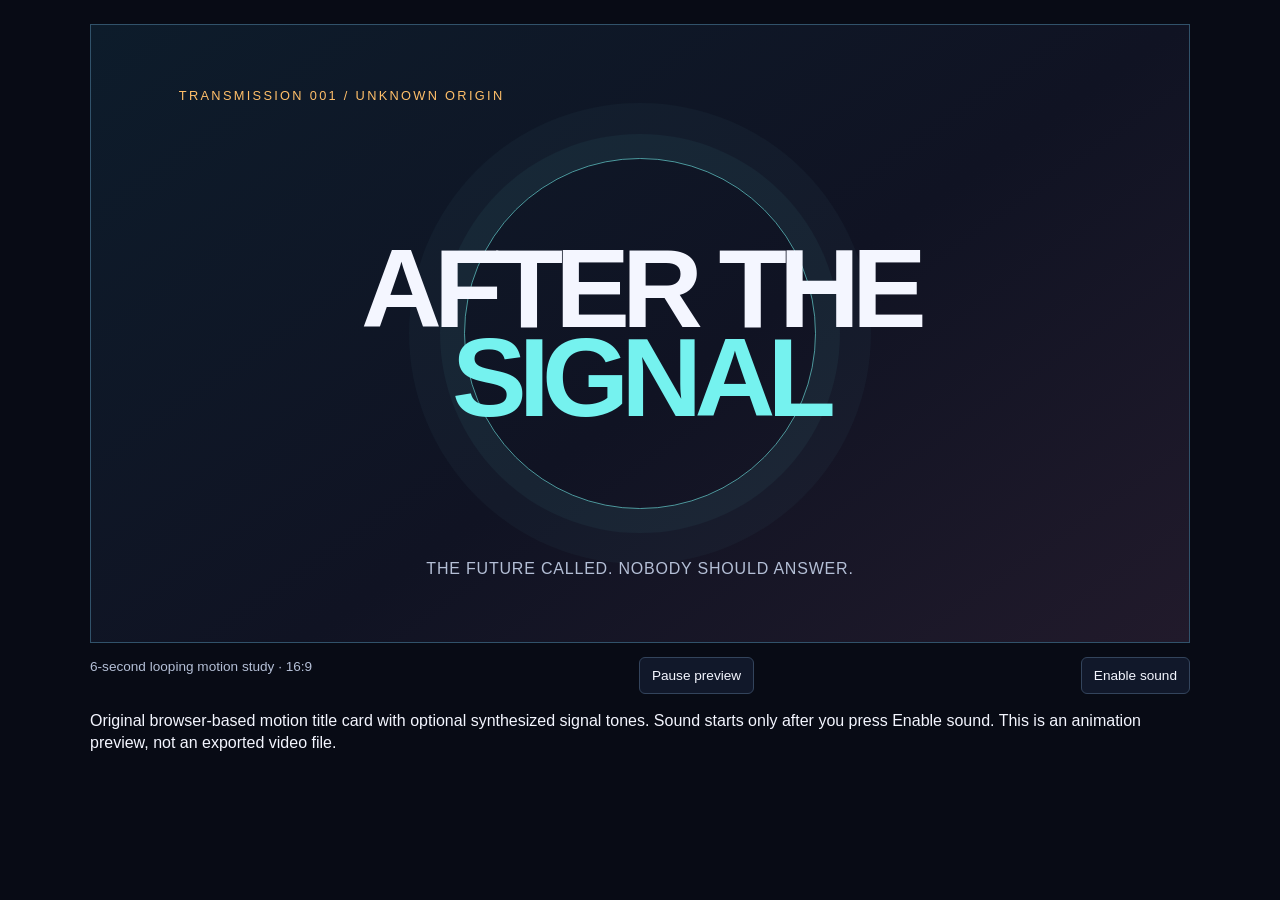
<file: projects/campaign-motion-static/motion-title-card.html>
<!doctype html><html lang="en"><head><meta charset="utf-8"><meta name="viewport" content="width=device-width,initial-scale=1"><title>AFTER THE SIGNAL — 6s Motion Card</title><style>:root{color-scheme:dark;--cyan:#75f2ef;--amber:#ffbf69}*{box-sizing:border-box}body{margin:0;background:#080b15;color:#f4f6ff;font:16px/1.4 Arial,sans-serif}.wrap{width:min(1100px,calc(100% - 32px));margin:24px auto}.stage{aspect-ratio:16/9;position:relative;overflow:hidden;background:linear-gradient(145deg,#0d1c2b,#101323 55%,#211a2b);border:1px solid #31526a;display:grid;place-items:center}.orb{position:absolute;width:32%;aspect-ratio:1;border:1px solid #75f2ef99;border-radius:50%;box-shadow:0 0 0 24px #75f2ef0b,0 0 0 55px #75f2ef08;animation:orb 6s ease-in-out infinite}.kicker{position:absolute;top:10%;left:8%;letter-spacing:.18em;color:var(--amber);font-size:clamp(.55rem,1vw,.8rem);animation:fade 6s linear infinite}.title{position:relative;text-align:center;font-size:clamp(2rem,9vw,7rem);font-weight:900;letter-spacing:-.07em;line-height:.8;margin:0;animation:title 6s ease-in-out infinite}.title span{display:block;color:var(--cyan)}.tagline{position:absolute;bottom:10%;font-size:clamp(.6rem,1.5vw,1rem);color:#b4bfd6;letter-spacing:.05em;animation:fade 6s linear infinite}.controls{display:flex;justify-content:space-between;gap:10px;flex-wrap:wrap;margin:14px 0;color:#b4bfd6;font-size:.85rem}button{font:inherit;color:#f4f6ff;background:#11182a;border:1px solid #33445c;border-radius:6px;padding:8px 12px;cursor:pointer}@keyframes orb{0%,100%{transform:scale(.8);opacity:.4}50%{transform:scale(1.2);opacity:1}}@keyframes title{0%,10%{opacity:0;transform:translateY(18px);filter:blur(8px)}25%,80%{opacity:1;transform:translateY(0);filter:blur(0)}100%{opacity:0;transform:translateY(-10px)}}@keyframes fade{0%,15%{opacity:0}30%,75%{opacity:1}100%{opacity:0}}.paused *{animation-play-state:paused!important}@media(prefers-reduced-motion:reduce){*,*:before,*:after{animation:none!important}.title,.kicker,.tagline{opacity:1}}</style></head><body><main class="wrap"><div class="stage" id="stage"><div class="orb"></div><div class="kicker">TRANSMISSION 001 / UNKNOWN ORIGIN</div><h1 class="title">AFTER THE <span>SIGNAL</span></h1><div class="tagline">THE FUTURE CALLED. NOBODY SHOULD ANSWER.</div></div><div class="controls"><span>6-second looping motion study · 16:9</span><button id="pause" type="button" aria-pressed="false">Pause preview</button><button id="sound" type="button" aria-pressed="false">Enable sound</button></div><p>Original browser-based motion title card with optional synthesized signal tones. Sound starts only after you press Enable sound. This is an animation preview, not an exported video file.</p></main><script>
const s=document.getElementById('stage'),b=document.getElementById('pause'),sound=document.getElementById('sound');
let ctx=null,master=null,drone=[],pingTimer=null;
b.addEventListener('click',()=>{const paused=b.getAttribute('aria-pressed')!=='true';s.classList.toggle('paused',paused);b.setAttribute('aria-pressed',String(paused));b.textContent=paused?'Resume preview':'Pause preview';});
function stopSound(){if(pingTimer)clearInterval(pingTimer);pingTimer=null;drone.forEach(o=>{try{o.stop()}catch(e){}});drone=[];if(master)master.disconnect();master=null;sound.setAttribute('aria-pressed','false');sound.textContent='Enable sound';}
function startSound(){const AC=window.AudioContext||window.webkitAudioContext;if(!AC){sound.textContent='Sound unavailable';return;}ctx=ctx||new AC();ctx.resume();master=ctx.createGain();master.gain.value=0.18;master.connect(ctx.destination);[[65,0.22],[130,0.05]].forEach(([frequency,level])=>{const o=ctx.createOscillator(),g=ctx.createGain();o.type='sine';o.frequency.value=frequency;g.gain.value=level;o.connect(g);g.connect(master);o.start();drone.push(o);});const ping=()=>{if(!ctx||!master)return;const o=ctx.createOscillator(),g=ctx.createGain();o.type='sine';o.frequency.value=990;g.gain.setValueAtTime(0.0001,ctx.currentTime);g.gain.exponentialRampToValueAtTime(0.12,ctx.currentTime+0.02);g.gain.exponentialRampToValueAtTime(0.0001,ctx.currentTime+0.14);o.connect(g);g.connect(master);o.start();o.stop(ctx.currentTime+0.15);};ping();pingTimer=setInterval(ping,1450);sound.setAttribute('aria-pressed','true');sound.textContent='Disable sound';}
sound.addEventListener('click',()=>sound.getAttribute('aria-pressed')==='true'?stopSound():startSound());
</script></body></html>
</file>
<file: projects/password-strength-analyzer/styles.css>
:root{color-scheme:dark;--bg:#07100d;--panel:#0d1b15;--line:#234a35;--green:#62f59a;--muted:#a4b9ab;--text:#edf7ef;--red:#ff7777;--amber:#ffd166}*{box-sizing:border-box}body{margin:0;background:radial-gradient(ellipse at top,#102b1d 0%,var(--bg) 55%);color:var(--text);font:16px/1.6 system-ui,-apple-system,Segoe UI,sans-serif}.shell{max-width:820px;margin:auto;padding:32px 20px 48px}.back{color:var(--green);text-decoration:none}.back:hover{text-decoration:underline}.eyebrow{margin-top:42px;color:var(--green);font-size:.8rem;letter-spacing:.18em;font-weight:800}h1{font-size:clamp(2rem,7vw,3.4rem);line-height:1.1;margin:.2em 0}h1 span{color:var(--green)}.intro,.privacy,.note p{color:var(--muted)}.panel,.note{border:1px solid var(--line);background:rgba(13,27,21,.92);border-radius:16px;padding:24px;margin-top:22px;box-shadow:0 12px 35px #0002}.panel label{display:block;font-weight:700;margin-bottom:10px}.password-row{display:flex;gap:10px}input{min-width:0;flex:1;background:#050b08;border:1px solid #41644e;border-radius:9px;color:var(--text);padding:13px;font:inherit}input:focus-visible,button:focus-visible,a:focus-visible{outline:3px solid var(--green);outline-offset:3px}button{background:var(--green);color:#07100d;border:0;border-radius:9px;padding:0 18px;font:700 1rem system-ui;cursor:pointer}button:hover{filter:brightness(1.08)}.privacy{font-size:.82rem;margin-bottom:22px}.meter{height:10px;border-radius:99px;background:#203027;overflow:hidden}.meter div{height:100%;width:0;background:var(--red);transition:width .2s ease,background .2s ease}.score-row{display:flex;justify-content:space-between;gap:12px;margin-top:12px}.score-row strong{color:var(--green)}#score{font-variant-numeric:tabular-nums;color:var(--muted)}.summary{margin-bottom:0}.checks{list-style:none;padding:0;margin:12px 0 0}.checks li{padding:9px 0;border-bottom:1px solid #1b3325}.checks li:last-child{border:0}.pass{color:var(--green)}.fail{color:var(--amber)}h2{font-size:1.1rem;margin:0 0 10px}.note{background:#0b1711}footer{text-align:center;color:var(--muted);font-size:.82rem;margin-top:28px}@media(max-width:480px){.shell{padding:22px 14px 36px}.panel,.note{padding:18px}.password-row{flex-direction:column}button{padding:11px}}@media(prefers-reduced-motion:reduce){*,*::before,*::after{transition:none!important;scroll-behavior:auto!important}}
</file>
